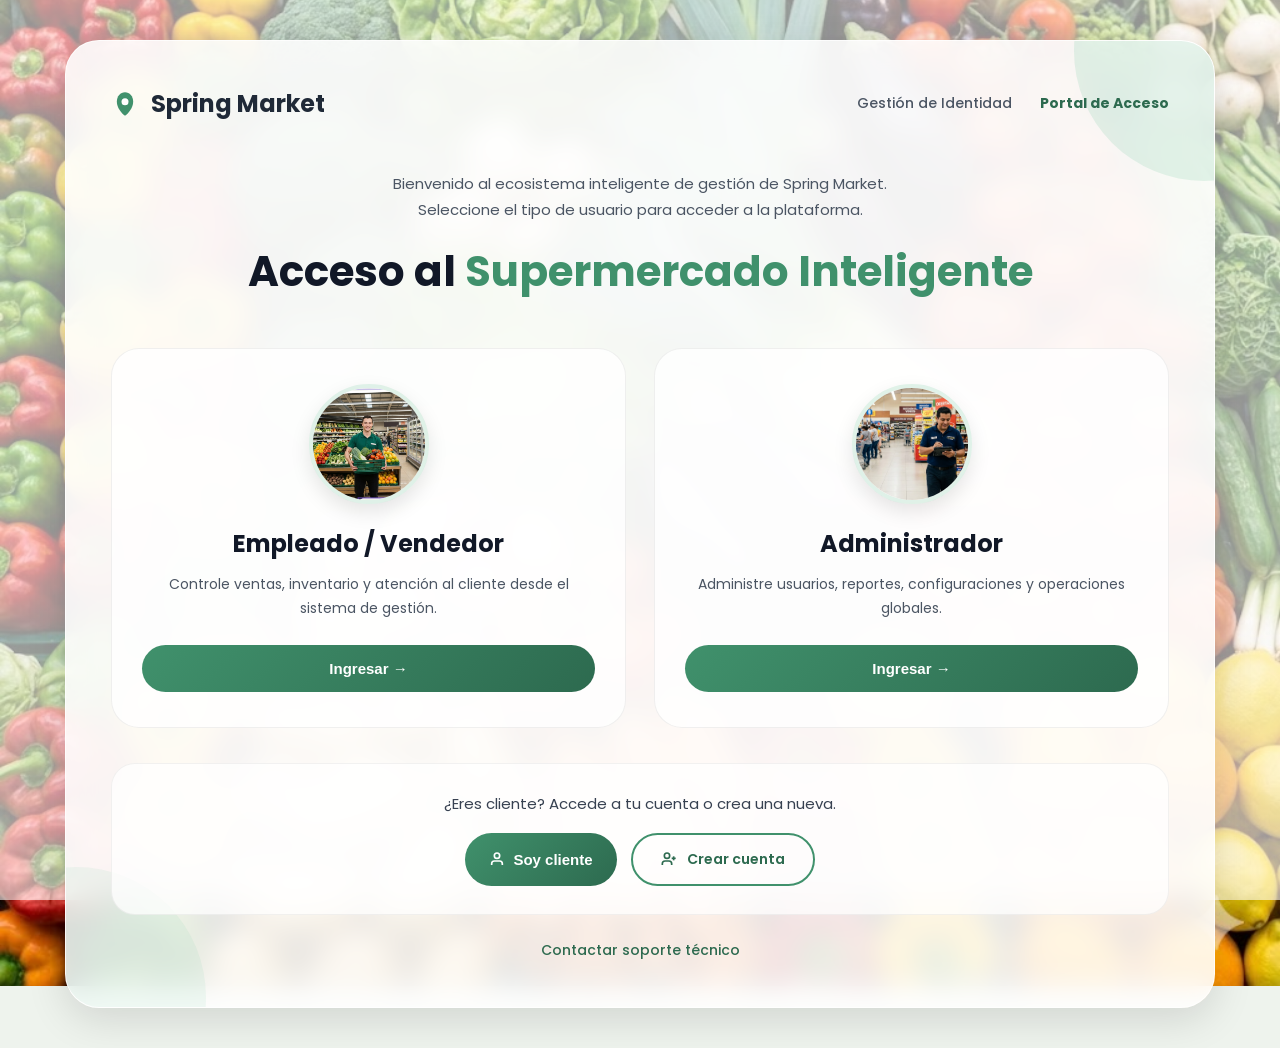
<file: frontend/index.html>
<!DOCTYPE html>
<html lang="es">
<head>
  <meta charset="UTF-8">
  <meta http-equiv="refresh" content="0; url=pages/login.html">
  <title>Spring Market</title>
</head>
<body>
  <script>window.location.href = 'pages/login.html';</script>
</body>
</html>
</file>
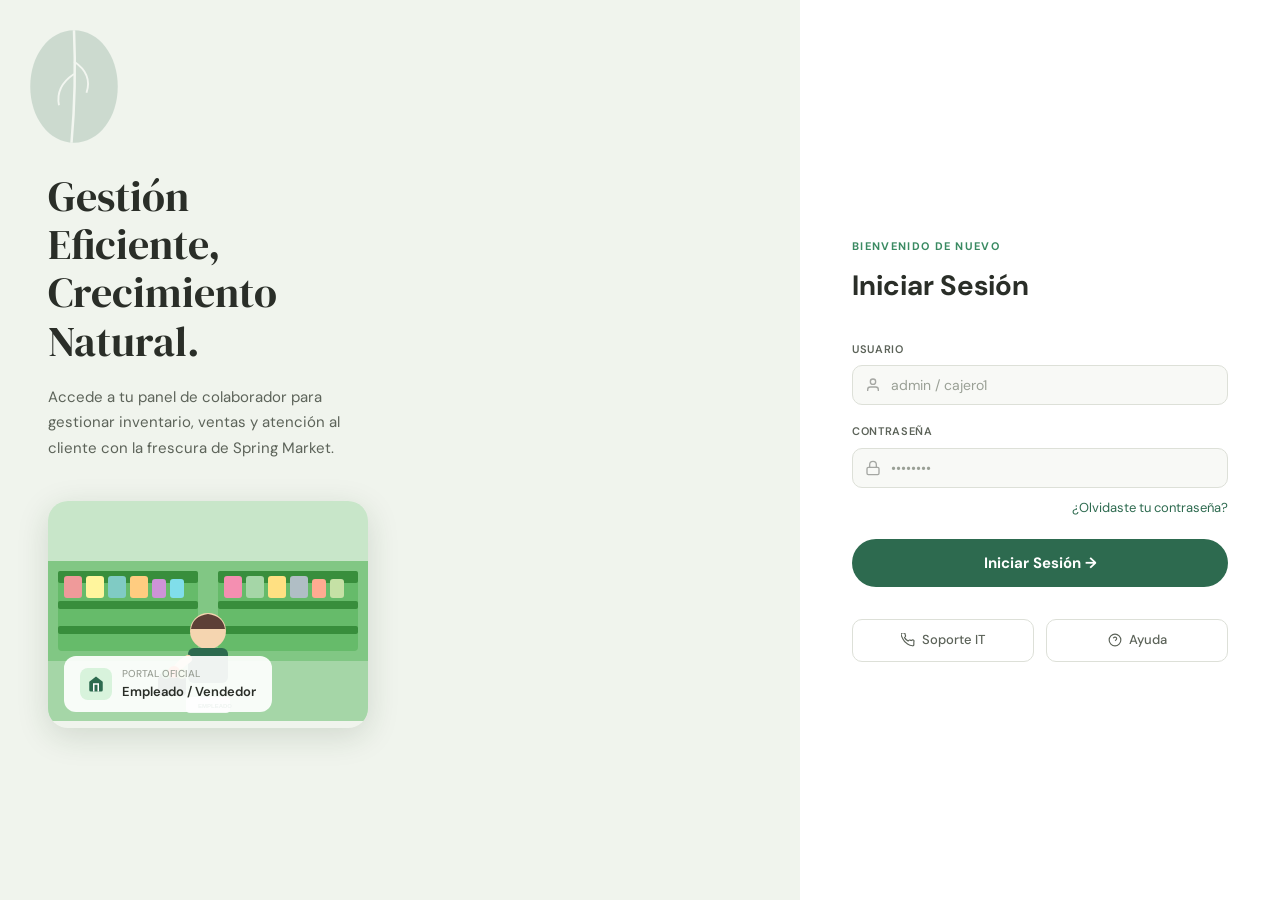
<file: frontend/pages/login-form.html>
<!DOCTYPE html>
<html lang="es">
<head>
  <meta charset="UTF-8">
  <meta name="viewport" content="width=device-width, initial-scale=1.0">
  <title>Spring Market — Iniciar Sesión</title>
  <link rel="stylesheet" href="../css/style.css">
  <style>
    .lf-wrapper {
      min-height: 100vh; display: flex; background: var(--green-50);
    }
    .lf-left {
      flex: 1; background: var(--green-50); display: flex; flex-direction: column;
      justify-content: center; padding: 60px 48px; position: relative; overflow: hidden;
    }
    .lf-left-title { font-family: var(--font-display); font-size: 42px; line-height: 1.15; color: var(--gray-800); margin-bottom: 20px; }
    .lf-left-desc  { font-size: 15px; color: var(--gray-600); max-width: 340px; line-height: 1.7; }
    .lf-illustration {
      margin-top: 40px; border-radius: 20px; overflow: hidden;
      width: 320px; max-width: 100%; position: relative; box-shadow: 0 8px 32px rgba(30,60,30,.15);
    }
    .lf-illustration img { width: 100%; display: block; }
    .lf-badge {
      position: absolute; bottom: 16px; left: 16px;
      background: rgba(255,255,255,.92); border-radius: 12px; padding: 10px 16px;
      display: flex; align-items: center; gap: 10px; font-size: 13px; font-weight: 600; color: var(--gray-800);
    }
    .lf-badge-icon { width: 32px; height: 32px; background: var(--green-100); border-radius: 8px; display: flex; align-items: center; justify-content: center; }
    .lf-leaf { position: absolute; top: 24px; left: 24px; opacity: .18; width: 100px; }
    .lf-right {
      flex: 0 0 480px; background: #fff; display: flex; flex-direction: column;
      justify-content: center; padding: 60px 52px; box-shadow: -4px 0 32px rgba(30,60,30,.07);
    }
    .lf-small-label { font-size: 11px; font-weight: 700; letter-spacing: .12em; text-transform: uppercase; color: var(--green-600); margin-bottom: 8px; }
    .lf-form-title  { font-size: 28px; font-weight: 700; color: var(--gray-800); margin-bottom: 32px; }
    .input-icon-wrap { position: relative; }
    .input-icon-wrap svg { position: absolute; left: 13px; top: 50%; transform: translateY(-50%); opacity: .4; width: 16px; height: 16px; }
    .input-icon-wrap input { padding-left: 38px; }
    .lf-forgot { font-size: 13px; color: var(--green-700); text-decoration: none; display: block; text-align: right; margin-top: -8px; margin-bottom: 20px; }
    .lf-forgot:hover { text-decoration: underline; }
    .btn-login-full { width: 100%; padding: 14px; border-radius: 50px; border: none; cursor: pointer; font-size: 15px; font-weight: 700; font-family: var(--font-main); background: var(--green-700); color: #fff; display: flex; align-items: center; justify-content: center; gap: 8px; transition: background .2s; margin-bottom: 20px; }
    .btn-login-full:hover { background: var(--green-900); }
    .btn-login-full:disabled { opacity: .6; cursor: not-allowed; }
    .lf-divider { display: flex; gap: 12px; }
    .lf-divider a { flex: 1; text-align: center; padding: 10px; border: 1px solid var(--gray-200); border-radius: var(--radius); font-size: 13px; color: var(--gray-600); text-decoration: none; font-weight: 500; transition: all .15s; }
    .lf-divider a:hover { background: var(--green-50); border-color: var(--green-500); color: var(--green-700); }
    .lf-register { text-align: center; margin-top: 20px; font-size: 13px; color: var(--gray-600); }
    .lf-register a { color: var(--green-700); font-weight: 600; text-decoration: none; }
    .login-modal { display:none; position:fixed; inset:0; background:rgba(17,24,39,.48); z-index:20; align-items:center; justify-content:center; padding:20px; }
    .login-modal.open { display:flex; }
    .login-modal-card { width:min(560px, 100%); max-height:90vh; overflow:auto; background:#fff; border-radius:12px; box-shadow:0 22px 70px rgba(17,24,39,.22); padding:26px; }
    .login-modal-head { display:flex; align-items:flex-start; justify-content:space-between; gap:16px; margin-bottom:18px; }
    .login-modal-title { font-size:21px; font-weight:800; color:var(--gray-800); }
    .login-modal-sub { margin-top:4px; color:var(--gray-600); font-size:13px; line-height:1.6; }
    .modal-close { border:0; width:32px; height:32px; border-radius:8px; cursor:pointer; background:#fee2e2; color:#991b1b; font-weight:800; }
    .faq-list { display:grid; gap:12px; }
    .faq-item { border:1px solid var(--gray-200); border-radius:8px; padding:14px; background:#fbfdf9; }
    .faq-item strong { display:block; margin-bottom:6px; color:var(--gray-800); font-size:14px; }
    .faq-item p { margin:0; color:var(--gray-600); line-height:1.6; font-size:13px; }
    .reset-actions { display:flex; justify-content:flex-end; gap:10px; margin-top:16px; }
    .btn-light { border:1px solid var(--gray-200); border-radius:50px; padding:11px 18px; background:#fff; color:var(--gray-600); font-weight:700; cursor:pointer; }
    .btn-reset { border:0; border-radius:50px; padding:11px 18px; background:var(--green-700); color:#fff; font-weight:700; cursor:pointer; }
    .btn-reset:disabled { opacity:.6; cursor:not-allowed; }
    @media(max-width: 800px) {
      .lf-wrapper { flex-direction: column; }
      .lf-left { padding: 40px 24px; }
      .lf-right { flex: none; padding: 40px 24px; box-shadow: none; }
      .lf-illustration { width: 100%; }
      .reset-actions { flex-direction:column-reverse; }
      .btn-light, .btn-reset { width:100%; }
    }
  </style>
</head>
<body>
<div class="lf-wrapper">
  <!-- Izquierda -->
  <div class="lf-left">
    <svg class="lf-leaf" viewBox="0 0 80 100" fill="none" xmlns="http://www.w3.org/2000/svg">
      <path d="M40 5C20 5 5 25 5 50c0 25 15 45 35 45 20 0 35-20 35-45S60 5 40 5z" fill="#2d6a4f"/>
      <path d="M40 5 Q42 50 38 95" stroke="#fff" stroke-width="2" fill="none"/>
      <path d="M40 30 Q55 40 50 55" stroke="#fff" stroke-width="1.5" fill="none"/>
      <path d="M40 40 Q25 50 28 65" stroke="#fff" stroke-width="1.5" fill="none"/>
    </svg>

    <div class="lf-left-title">Gestión<br>Eficiente,<br>Crecimiento<br>Natural.</div>
    <div class="lf-left-desc" id="lf-desc">Accede a tu panel de colaborador para gestionar inventario, ventas y atención al cliente con la frescura de Spring Market.</div>

    <div class="lf-illustration">
      <svg viewBox="0 0 320 220" xmlns="http://www.w3.org/2000/svg">
        <rect width="320" height="220" fill="#c8e6c9"/>
        <rect x="0" y="160" width="320" height="60" fill="#a5d6a7"/>
        <rect x="0" y="60" width="320" height="100" fill="#81c784"/>
        <rect x="10" y="70" width="140" height="80" rx="4" fill="#66bb6a"/>
        <rect x="10" y="70" width="140" height="12" rx="2" fill="#388e3c"/>
        <rect x="10" y="100" width="140" height="8" rx="2" fill="#388e3c"/>
        <rect x="10" y="125" width="140" height="8" rx="2" fill="#388e3c"/>
        <rect x="16" y="75" width="18" height="22" rx="3" fill="#ef9a9a"/>
        <rect x="38" y="75" width="18" height="22" rx="3" fill="#fff59d"/>
        <rect x="60" y="75" width="18" height="22" rx="3" fill="#80cbc4"/>
        <rect x="82" y="75" width="18" height="22" rx="3" fill="#ffcc80"/>
        <rect x="104" y="78" width="14" height="19" rx="3" fill="#ce93d8"/>
        <rect x="122" y="78" width="14" height="19" rx="3" fill="#80deea"/>
        <rect x="170" y="70" width="140" height="80" rx="4" fill="#66bb6a"/>
        <rect x="170" y="70" width="140" height="12" rx="2" fill="#388e3c"/>
        <rect x="170" y="100" width="140" height="8" rx="2" fill="#388e3c"/>
        <rect x="170" y="125" width="140" height="8" rx="2" fill="#388e3c"/>
        <rect x="176" y="75" width="18" height="22" rx="3" fill="#f48fb1"/>
        <rect x="198" y="75" width="18" height="22" rx="3" fill="#a5d6a7"/>
        <rect x="220" y="75" width="18" height="22" rx="3" fill="#ffe082"/>
        <rect x="242" y="75" width="18" height="22" rx="3" fill="#b0bec5"/>
        <rect x="264" y="78" width="14" height="19" rx="3" fill="#ffab91"/>
        <rect x="282" y="78" width="14" height="19" rx="3" fill="#c5e1a5"/>
        <circle cx="160" cy="130" r="18" fill="#f5d5b0"/>
        <path d="M143 128 Q145 115 160 113 Q175 115 177 128" fill="#5d4037"/>
        <rect x="140" y="147" width="40" height="35" rx="6" fill="#2d6a4f"/>
        <path d="M140 158 Q128 165 122 180" stroke="#f5d5b0" stroke-width="8" stroke-linecap="round" fill="none"/>
        <rect x="110" y="175" width="28" height="20" rx="4" fill="#1a3d2b"/>
        <path d="M112 175 Q126 165 138 175" stroke="#1a3d2b" stroke-width="3" fill="none"/>
        <circle cx="118" cy="173" r="5" fill="#4caf50"/>
        <circle cx="126" cy="171" r="6" fill="#ff7043"/>
        <circle cx="134" cy="173" r="5" fill="#8bc34a"/>
        <rect x="138" y="196" width="44" height="16" rx="4" fill="rgba(255,255,255,.85)"/>
        <text x="150" y="207" font-size="6" fill="#2d6a4f" font-family="sans-serif" font-weight="700">EMPLEADO</text>
      </svg>
      <div class="lf-badge" id="lf-badge">
        <div class="lf-badge-icon">
          <svg width="18" height="18" viewBox="0 0 24 24" fill="var(--green-700)"><path d="M3 9l9-7 9 7v11a2 2 0 01-2 2H5a2 2 0 01-2-2z"/><polyline points="9,22 9,12 15,12 15,22" fill="none" stroke="white" stroke-width="2"/></svg>
        </div>
        <div>
          <div style="font-size:10px;color:var(--gray-400);font-weight:500">PORTAL OFICIAL</div>
          <div id="badge-rol">Empleado / Vendedor</div>
        </div>
      </div>
    </div>
  </div>

  <!-- Derecha: formulario -->
  <div class="lf-right">
    <div class="lf-small-label">BIENVENIDO DE NUEVO</div>
    <div class="lf-form-title">Iniciar Sesión</div>

    <div id="alert-box" class="alert"></div>

    <!-- Form empleado/admin -->
    <div id="form-empleado">
      <div class="form-group">
        <label>Usuario</label>
        <div class="input-icon-wrap">
          <svg viewBox="0 0 24 24" fill="none" stroke="currentColor" stroke-width="2"><path d="M20 21v-2a4 4 0 00-4-4H8a4 4 0 00-4 4v2"/><circle cx="12" cy="7" r="4"/></svg>
          <input type="text" id="username" placeholder="admin / cajero1">
        </div>
      </div>
      <div class="form-group">
        <label>Contraseña</label>
        <div class="input-icon-wrap">
          <svg viewBox="0 0 24 24" fill="none" stroke="currentColor" stroke-width="2"><rect x="3" y="11" width="18" height="11" rx="2"/><path d="M7 11V7a5 5 0 0110 0v4"/></svg>
          <input type="password" id="password" placeholder="••••••••">
        </div>
      </div>
      <a href="#" class="lf-forgot" onclick="abrirReset(event, 'empleado')">¿Olvidaste tu contraseña?</a>
      <button class="btn-login-full" id="btn-emp" onclick="loginEmpleado()">Iniciar Sesión →</button>
    </div>

    <!-- Form cliente -->
    <div id="form-cliente" style="display:none">
      <div class="form-group">
        <label>Correo electrónico</label>
        <div class="input-icon-wrap">
          <svg viewBox="0 0 24 24" fill="none" stroke="currentColor" stroke-width="2"><path d="M4 4h16c1.1 0 2 .9 2 2v12c0 1.1-.9 2-2 2H4c-1.1 0-2-.9-2-2V6c0-1.1.9-2 2-2z"/><polyline points="22,6 12,12 2,6"/></svg>
          <input type="email" id="email" placeholder="nombre@springmarket.com">
        </div>
      </div>
      <div class="form-group">
        <label>Contraseña</label>
        <div class="input-icon-wrap">
          <svg viewBox="0 0 24 24" fill="none" stroke="currentColor" stroke-width="2"><rect x="3" y="11" width="18" height="11" rx="2"/><path d="M7 11V7a5 5 0 0110 0v4"/></svg>
          <input type="password" id="pass-cliente" placeholder="••••••••">
        </div>
      </div>
      <a href="#" class="lf-forgot" onclick="abrirReset(event, 'cliente')">¿Olvidaste tu contraseña?</a>
      <button class="btn-login-full" id="btn-cli" onclick="loginCliente()">Iniciar Sesión →</button>
      <div class="lf-register">¿No tienes cuenta? <a href="registro.html">Regístrate</a></div>
    </div>

    <div class="lf-divider" style="margin-top:12px">
      <a href="soporte.html">
        <svg width="14" height="14" viewBox="0 0 24 24" fill="none" stroke="currentColor" stroke-width="2" style="vertical-align:middle;margin-right:4px"><path d="M22 16.92v3a2 2 0 01-2.18 2 19.79 19.79 0 01-8.63-3.07A19.5 19.5 0 013.07 9.81 19.79 19.79 0 01.01 1.18 2 2 0 012 .01h3a2 2 0 012 1.72c.127.96.361 1.903.7 2.81a2 2 0 01-.45 2.11L6.09 7.91a16 16 0 006 6l1.27-1.27a2 2 0 012.11-.45c.907.339 1.85.573 2.81.7A2 2 0 0122 14.92z"/></svg>
        Soporte IT
      </a>
      <a href="#" onclick="abrirAyuda(event)">
        <svg width="14" height="14" viewBox="0 0 24 24" fill="none" stroke="currentColor" stroke-width="2" style="vertical-align:middle;margin-right:4px"><circle cx="12" cy="12" r="10"/><path d="M9.09 9a3 3 0 015.83 1c0 2-3 3-3 3"/><line x1="12" y1="17" x2="12.01" y2="17"/></svg>
        Ayuda
      </a>
    </div>
  </div>
</div>

<div class="login-modal" id="modal-ayuda" aria-hidden="true">
  <div class="login-modal-card">
    <div class="login-modal-head">
      <div>
        <div class="login-modal-title">Preguntas frecuentes</div>
        <div class="login-modal-sub">Guia rapida para resolver dudas comunes antes de iniciar sesion.</div>
      </div>
      <button class="modal-close" type="button" onclick="cerrarModal('modal-ayuda')">x</button>
    </div>
    <div class="faq-list">
      <div class="faq-item">
        <strong>No puedo iniciar sesion, que reviso primero?</strong>
        <p>Confirma que seleccionaste el tipo de usuario correcto en el portal, escribe tu usuario o correo sin espacios y verifica que el servidor Spring Boot este activo en el puerto 8085.</p>
      </div>
      <div class="faq-item">
        <strong>Cual es la diferencia entre empleado, administrador y cliente?</strong>
        <p>Empleado accede a ventas e inventario, administrador gestiona catalogos y reportes, y cliente entra a la tienda para consultar productos y compras.</p>
      </div>
      <div class="faq-item">
        <strong>Como reporto un problema tecnico?</strong>
        <p>Usa el boton Soporte IT, elige el tipo de problema, selecciona la sucursal si aplica y describe en que pantalla ocurrio el error.</p>
      </div>
      <div class="faq-item">
        <strong>Que hago si olvide mi contrasena?</strong>
        <p>Presiona Olvidaste tu contrasena, escribe tu usuario o correo registrado y define una nueva contrasena segura.</p>
      </div>
    </div>
  </div>
</div>

<div class="login-modal" id="modal-reset" aria-hidden="true">
  <div class="login-modal-card">
    <div class="login-modal-head">
      <div>
        <div class="login-modal-title">Restablecer contrasena</div>
        <div class="login-modal-sub" id="reset-subtitle">Ingresa tu usuario registrado y una nueva contrasena.</div>
      </div>
      <button class="modal-close" type="button" onclick="cerrarModal('modal-reset')">x</button>
    </div>
    <div id="reset-alert" class="alert"></div>
    <input type="hidden" id="reset-tipo" value="empleado">
    <div class="form-group">
      <label id="reset-label">Usuario</label>
      <input id="reset-identificador" autocomplete="username">
    </div>
    <div class="form-grid">
      <div class="form-group">
        <label>Nueva contrasena</label>
        <input type="password" id="reset-password" autocomplete="new-password" placeholder="Minimo 6 caracteres">
      </div>
      <div class="form-group">
        <label>Confirmar contrasena</label>
        <input type="password" id="reset-password2" autocomplete="new-password">
      </div>
    </div>
    <div class="reset-actions">
      <button class="btn-light" type="button" onclick="cerrarModal('modal-reset')">Cancelar</button>
      <button class="btn-reset" type="button" id="btn-reset" onclick="restablecerPassword()">Actualizar contrasena</button>
    </div>
  </div>
</div>

<script src="../js/api.js"></script>
<script>
  // ── Mostrar el formulario correcto según el rol ──
  const rol = sessionStorage.getItem('loginRol') || 'empleado';
  if (rol === 'cliente') {
    document.getElementById('form-empleado').style.display = 'none';
    document.getElementById('form-cliente').style.display  = 'block';
    document.getElementById('badge-rol').textContent = 'Cliente';
    document.getElementById('lf-desc').textContent   = 'Accede a la tienda para explorar productos y realizar pedidos.';
  } else {
    document.getElementById('form-cliente').style.display  = 'none';
    document.getElementById('form-empleado').style.display = 'block';
    if (rol === 'admin') {
      document.getElementById('lf-desc').textContent  = 'Accede al panel de administración para gestionar el sistema, usuarios y configuraciones globales.';
      document.getElementById('badge-rol').textContent = 'Administrador';
    }
  }

  // ── Helper: mostrar alerta ──
  function mostrarAlerta(tipo, msg) {
    const el = document.getElementById('alert-box');
    el.className = 'alert alert-' + tipo + ' show';
    el.textContent = msg;
    setTimeout(() => el.classList.remove('show'), 5000);
  }

  function abrirAyuda(event) {
    event.preventDefault();
    abrirModal('modal-ayuda');
  }

  function abrirReset(event, tipo) {
    event.preventDefault();
    document.getElementById('reset-tipo').value = tipo;
    document.getElementById('reset-label').textContent = tipo === 'cliente' ? 'Correo electronico' : 'Usuario';
    document.getElementById('reset-subtitle').textContent = tipo === 'cliente'
      ? 'Ingresa el correo de tu cuenta cliente y define una nueva contrasena.'
      : 'Ingresa tu usuario de empleado o administrador y define una nueva contrasena.';
    document.getElementById('reset-identificador').value = tipo === 'cliente'
      ? document.getElementById('email').value.trim()
      : document.getElementById('username').value.trim();
    document.getElementById('reset-password').value = '';
    document.getElementById('reset-password2').value = '';
    document.getElementById('reset-alert').className = 'alert';
    document.getElementById('reset-alert').textContent = '';
    abrirModal('modal-reset');
  }

  function abrirModal(id) {
    const modal = document.getElementById(id);
    modal.classList.add('open');
    modal.setAttribute('aria-hidden', 'false');
  }

  function cerrarModal(id) {
    const modal = document.getElementById(id);
    modal.classList.remove('open');
    modal.setAttribute('aria-hidden', 'true');
  }

  function mostrarResetAlerta(tipo, msg) {
    const el = document.getElementById('reset-alert');
    el.className = 'alert alert-' + tipo + ' show';
    el.textContent = msg;
  }

  async function restablecerPassword() {
    const tipo = document.getElementById('reset-tipo').value;
    const identificador = document.getElementById('reset-identificador').value.trim();
    const password = document.getElementById('reset-password').value;
    const password2 = document.getElementById('reset-password2').value;

    if (!identificador || !password) return mostrarResetAlerta('danger', 'Completa todos los campos');
    if (password.length < 6) return mostrarResetAlerta('danger', 'La contrasena debe tener al menos 6 caracteres');
    if (password !== password2) return mostrarResetAlerta('danger', 'Las contrasenas no coinciden');

    const btn = document.getElementById('btn-reset');
    btn.disabled = true;
    btn.textContent = 'Actualizando...';
    try {
      const res = await fetch('http://localhost:8085/api/auth/reset-password', {
        method: 'POST',
        headers: { 'Content-Type': 'application/json' },
        body: JSON.stringify({ tipo, identificador, password })
      });
      const data = await res.json().catch(() => ({}));
      if (!res.ok) throw new Error(data.message || data.error || 'No se pudo actualizar la contrasena');
      mostrarResetAlerta('success', data.message || 'Contrasena actualizada correctamente');
      if (tipo === 'cliente') document.getElementById('email').value = identificador;
      else document.getElementById('username').value = identificador;
      setTimeout(() => cerrarModal('modal-reset'), 1300);
    } catch (e) {
      mostrarResetAlerta('danger', e.message);
    } finally {
      btn.disabled = false;
      btn.textContent = 'Actualizar contrasena';
    }
  }

  // ── Login de Empleado / Admin ──
  async function loginEmpleado() {
    const username = document.getElementById('username').value.trim();
    const password = document.getElementById('password').value;

    if (!username || !password) {
      return mostrarAlerta('danger', 'Completa usuario y contraseña');
    }

    const btn = document.getElementById('btn-emp');
    btn.disabled = true;
    btn.textContent = 'Verificando...';

    try {
      const res = await fetch('http://localhost:8085/api/auth/login-empleado', {
        method: 'POST',
        headers: { 'Content-Type': 'application/json' },
        body: JSON.stringify({ username, password })
      });

      const data = await res.json();

      if (!res.ok) {
        // Mostrar el mensaje real que devuelve el backend
        const msg = data.message || data.error || 'Credenciales incorrectas';
        return mostrarAlerta('danger', msg);
      }

      // ✅ Login exitoso — guardar sesión
      localStorage.setItem('token',      data.token);
      localStorage.setItem('nombre',     data.nombre);
      localStorage.setItem('username',   username);
      localStorage.setItem('cargo',      data.cargo);
      if (data.sucursalId) localStorage.setItem('sucursalId', data.sucursalId);

      window.location.href = 'dashboard.html';

    } catch (e) {
      mostrarAlerta('danger', '⚠️ No se pudo conectar al servidor. ¿Está corriendo Spring Boot en el puerto 8085?');
    } finally {
      btn.disabled = false;
      btn.textContent = 'Iniciar Sesión →';
    }
  }

  // ── Login de Cliente ──
  async function loginCliente() {
    const email    = document.getElementById('email').value.trim();
    const password = document.getElementById('pass-cliente').value;

    if (!email || !password) {
      return mostrarAlerta('danger', 'Completa correo y contraseña');
    }

    const btn = document.getElementById('btn-cli');
    btn.disabled = true;
    btn.textContent = 'Verificando...';

    try {
      const res = await fetch('http://localhost:8085/api/auth/login-cliente', {
        method: 'POST',
        headers: { 'Content-Type': 'application/json' },
        body: JSON.stringify({ email, password })
      });

      const data = await res.json();

      if (!res.ok) {
        const msg = data.message || data.error || 'Credenciales incorrectas';
        return mostrarAlerta('danger', msg);
      }

      // ✅ Login exitoso
      localStorage.setItem('token',     data.token);
      localStorage.setItem('nombre',    data.nombre);
      localStorage.setItem('username',  email);
      localStorage.setItem('cargo',     'CLIENTE');
      localStorage.setItem('clienteId', data.clienteId);

      window.location.href = 'tienda.html';

    } catch (e) {
      mostrarAlerta('danger', '⚠️ No se pudo conectar al servidor. ¿Está corriendo Spring Boot en el puerto 8085?');
    } finally {
      btn.disabled = false;
      btn.textContent = 'Iniciar Sesión →';
    }
  }

  // Permitir Enter para enviar el formulario
  document.addEventListener('keydown', function(e) {
    if (e.key === 'Enter') {
      if (document.getElementById('modal-reset').classList.contains('open')) {
        restablecerPassword();
        return;
      }
      if (document.getElementById('modal-ayuda').classList.contains('open')) return;
      if (rol === 'cliente') loginCliente();
      else loginEmpleado();
    }
    if (e.key === 'Escape') {
      cerrarModal('modal-ayuda');
      cerrarModal('modal-reset');
    }
  });
</script>
</body>
</html>
</file>
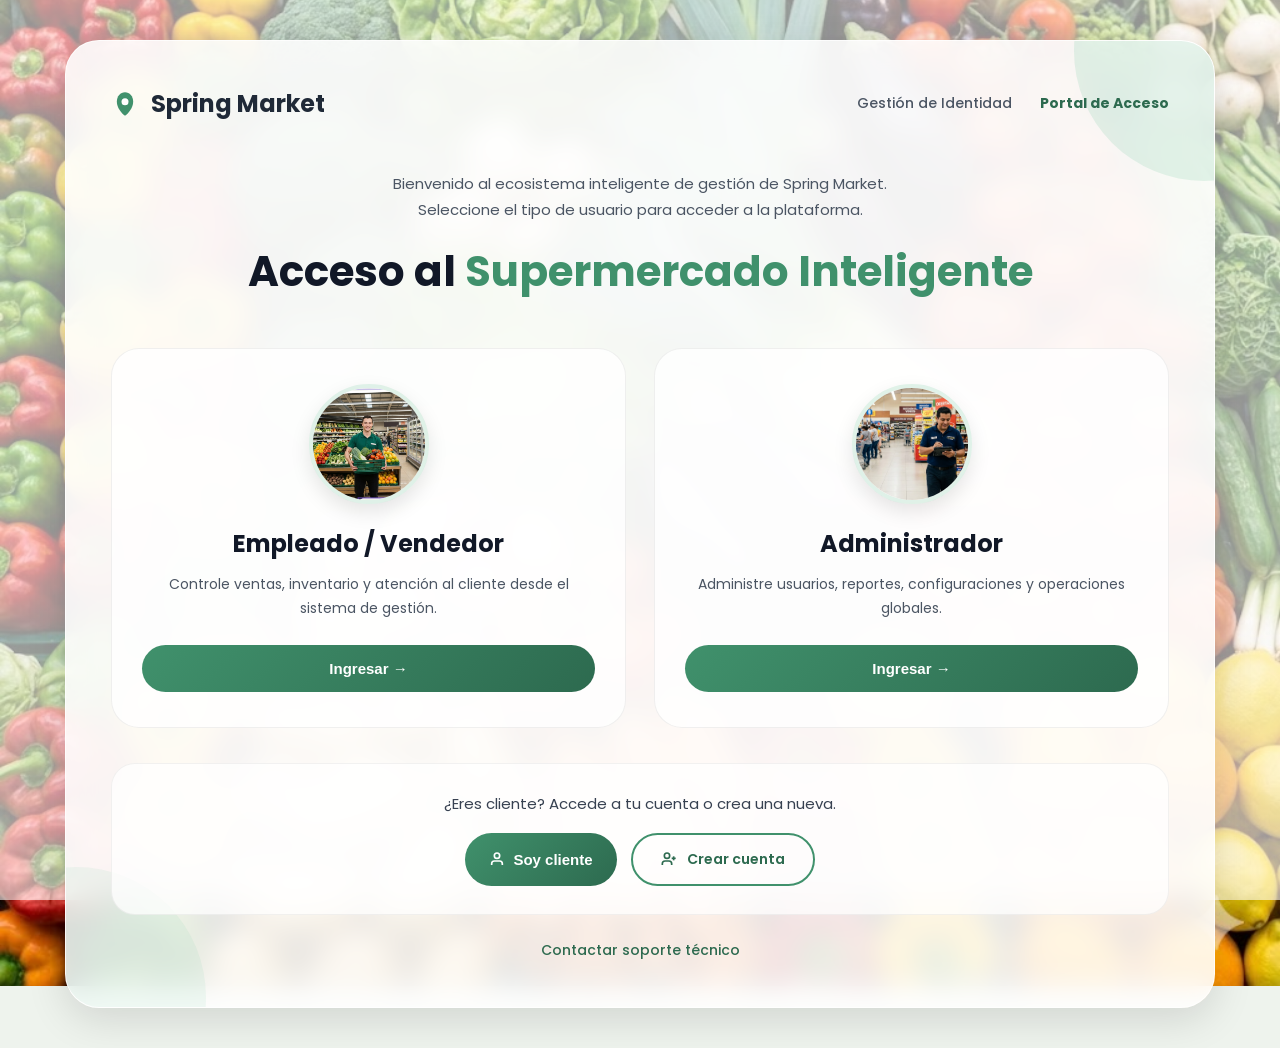
<file: frontend/pages/login.html>
<!DOCTYPE html>
<html lang="es">
<head>
  <meta charset="UTF-8">
  <meta name="viewport" content="width=device-width, initial-scale=1.0">

  <title>Spring Market — Portal de Acceso</title>

  <link rel="preconnect" href="https://fonts.googleapis.com">
  <link rel="preconnect" href="https://fonts.gstatic.com" crossorigin>

  <link href="https://fonts.googleapis.com/css2?family=Poppins:wght@300;400;500;600;700&display=swap" rel="stylesheet">

  <style>
    

    *{
      margin:0;
      padding:0;
      box-sizing:border-box;
    }

    body{
      font-family:'Poppins',sans-serif;
      overflow-x:hidden;
      background:#eef3ed;
    }

    /* =========================
       FONDO SUPERMERCADO
    ==========================*/

    .portal-wrapper{
    min-height:100vh;
    display:flex;
    align-items:center;
    justify-content:center;
    padding:40px;

    background:
    linear-gradient(rgba(255,255,255,.58), rgba(255,255,255,.60)),
    url("imagen para fondo.jpg");

    background-size:cover;
    background-position:center;
    background-repeat:no-repeat;
    background-attachment:fixed;
}
    /* =========================
       CARD PRINCIPAL
    ==========================*/

    .portal-card{
      width:100%;
      max-width:1150px;

      background:rgba(255,255,255,.88);

      backdrop-filter:blur(14px);

      border:1px solid rgba(255,255,255,.75);

      border-radius:34px;

      padding:45px;

      box-shadow:
      0 12px 40px rgba(0,0,0,.12);

      position:relative;
      overflow:hidden;
    }

    .portal-card::before{
      content:'';
      position:absolute;
      top:-120px;
      right:-120px;
      width:260px;
      height:260px;
      border-radius:50%;
      background:rgba(82,183,136,.14);
    }

    .portal-card::after{
      content:'';
      position:absolute;
      bottom:-120px;
      left:-120px;
      width:260px;
      height:260px;
      border-radius:50%;
      background:rgba(82,183,136,.08);
    }

    /* =========================
       NAVBAR
    ==========================*/

    .top-nav{
      display:flex;
      justify-content:space-between;
      align-items:center;
      margin-bottom:50px;
      position:relative;
      z-index:2;
    }

    .portal-logo{
      display:flex;
      align-items:center;
      gap:12px;

      color:#1f2937;
      font-size:24px;
      font-weight:700;
    }

    .portal-logo svg{
      width:28px;
      height:28px;
    }

    .top-links{
      display:flex;
      gap:28px;
    }

    .top-links a{
      text-decoration:none;
      color:#4b5563;
      font-size:14px;
      font-weight:500;
      transition:.2s;
    }

    .top-links a:hover{
      color:#2d6a4f;
    }

    .top-links a.active{
      color:#2d6a4f;
      font-weight:700;
    }

    /* =========================
       TITULOS
    ==========================*/

    .welcome-text{
      text-align:center;
      color:#4b5563;
      font-size:15px;
      line-height:1.7;
      margin-bottom:18px;
      position:relative;
      z-index:2;
    }

    .portal-title{
      text-align:center;
      color:#111827;
      font-size:42px;
      font-weight:700;
      margin-bottom:45px;
      position:relative;
      z-index:2;
    }

    .portal-title span{
      color:#40916c;
    }

    /* =========================
       CARDS
    ==========================*/

    .role-cards{
      display:grid;
      grid-template-columns:repeat(2,1fr);
      gap:28px;
      position:relative;
      z-index:2;
    }

    .role-card{
      background:rgba(255,255,255,.80);

      border:1px solid rgba(0,0,0,.06);

      border-radius:28px;

      padding:35px 30px;

      transition:.35s;

      cursor:pointer;

      text-align:center;
    }

    .role-card:hover{
      transform:translateY(-8px);

      border-color:#52b788;

      box-shadow:
      0 12px 30px rgba(0,0,0,.10);

      background:#fff;
    }

    .role-card.selected{
      border:2px solid #40916c;
      background:#f3fbf6;
    }

    .role-img{
      width:120px;
      height:120px;

      margin:auto;
      margin-bottom:22px;

      border-radius:50%;
      overflow:hidden;

      border:4px solid rgba(82,183,136,.18);

      box-shadow:0 8px 20px rgba(0,0,0,.10);
    }

    .role-img img{
      width:100%;
      height:100%;
      object-fit:cover;
    }

    .role-card h3{
      color:#111827;
      font-size:24px;
      margin-bottom:12px;
    }

    .role-card p{
      color:#4b5563;
      font-size:14px;
      line-height:1.7;
      margin-bottom:24px;
    }

    /* =========================
       BOTONES
    ==========================*/

    .btn-ingresar{
      width:100%;

      padding:15px;

      border:none;
      border-radius:50px;

      background:linear-gradient(135deg,#40916c,#2d6a4f);

      color:#fff;

      font-size:15px;
      font-weight:600;

      cursor:pointer;

      transition:.25s;

      display:flex;
      align-items:center;
      justify-content:center;
      gap:8px;
    }

    .btn-ingresar:hover{
      transform:translateY(-2px);

      background:linear-gradient(135deg,#52b788,#2d6a4f);

      box-shadow:0 8px 20px rgba(45,106,79,.25);
    }

    .btn-crear-cuenta{
      display:inline-flex;
      align-items:center;
      gap:10px;

      padding:14px 28px;

      border-radius:50px;

      border:2px solid #40916c;

      background:transparent;

      color:#2d6a4f;

      text-decoration:none;

      font-size:14px;
      font-weight:600;

      transition:.25s;
    }

    .btn-crear-cuenta:hover{
      background:#40916c;
      color:#fff;
      transform:translateY(-2px);
    }

    /* =========================
       CLIENTE BOX
    ==========================*/

    .cliente-box{
      margin-top:35px;

      padding:28px;

      border-radius:24px;

      background:rgba(255,255,255,.75);

      border:1px solid rgba(0,0,0,.05);

      text-align:center;

      position:relative;
      z-index:2;
    }

    .cliente-box p{
      color:#374151;
      margin-bottom:18px;
      font-size:15px;
    }

    .cliente-actions{
      display:flex;
      justify-content:center;
      gap:14px;
      flex-wrap:wrap;
    }

    /* =========================
       FOOTER
    ==========================*/

    .portal-footer{
      text-align:center;
      margin-top:22px;
      position:relative;
      z-index:2;
    }

    .portal-footer a{
      color:#2d6a4f;
      text-decoration:none;
      font-size:14px;
      font-weight:500;
    }

    /* =========================
       RESPONSIVE
    ==========================*/

    @media(max-width:850px){

      .portal-card{
        padding:30px 22px;
      }

      .role-cards{
        grid-template-columns:1fr;
      }

      .portal-title{
        font-size:32px;
      }

      .top-nav{
        flex-direction:column;
        gap:20px;
      }

      .top-links{
        flex-wrap:wrap;
        justify-content:center;
      }

    }

  </style>
</head>

<body>

<div class="portal-wrapper">

  <div class="portal-card">

    <!-- NAV -->
    <div class="top-nav">

      <div class="portal-logo">

        <svg viewBox="0 0 24 24" fill="#40916c">
          <path d="M12 2C8 2 5 5.5 5 10c0 5 4 10 7 12 3-2 7-7 7-12 0-4.5-3-8-7-8z"/>
          <circle cx="12" cy="10" r="3" fill="#fff"/>
        </svg>

        Spring Market

      </div>

      <div class="top-links">
        <a href="#">Gestión de Identidad</a>
        <a href="#" class="active">Portal de Acceso</a>
      </div>

    </div>

    <!-- TEXTO -->
    <p class="welcome-text">
      Bienvenido al ecosistema inteligente de gestión de Spring Market.<br>
      Seleccione el tipo de usuario para acceder a la plataforma.
    </p>

    <h1 class="portal-title">
      Acceso al <span>Supermercado Inteligente</span>
    </h1>

    <!-- CARDS -->
    <div class="role-cards">

      <!-- EMPLEADO -->
      <div class="role-card" id="card-empleado" onclick="seleccionarRol('empleado')">

        <div class="role-img">
          <img src="imagen de registro1.jpg">
        </div>

        <h3>Empleado / Vendedor</h3>

        <p>
          Controle ventas, inventario y atención al cliente desde el sistema de gestión.
        </p>

        <button class="btn-ingresar" onclick="irALogin('empleado')">
          Ingresar →
        </button>

      </div>

      <!-- ADMIN -->
      <div class="role-card" id="card-admin" onclick="seleccionarRol('admin')">

        <div class="role-img">
          <img src="admin.jpg">
        </div>

        <h3>Administrador</h3>

        <p>
          Administre usuarios, reportes, configuraciones y operaciones globales.
        </p>

        <button class="btn-ingresar" onclick="irALogin('admin')">
          Ingresar →
        </button>

      </div>

    </div>

    <!-- CLIENTES -->
    <div class="cliente-box">

      <p>
        ¿Eres cliente? Accede a tu cuenta o crea una nueva.
      </p>

      <div class="cliente-actions">

        <button
          class="btn-ingresar"
          style="width:auto;padding:14px 24px;"
          onclick="irALogin('cliente')"
        >

          <svg width="16" height="16"
            viewBox="0 0 24 24"
            fill="none"
            stroke="currentColor"
            stroke-width="2.5">

            <path d="M20 21v-2a4 4 0 00-4-4H8a4 4 0 00-4 4v2"/>
            <circle cx="12" cy="7" r="4"/>

          </svg>

          Soy cliente

        </button>

        <a href="registro.html" class="btn-crear-cuenta">

          <svg width="16" height="16"
            viewBox="0 0 24 24"
            fill="none"
            stroke="currentColor"
            stroke-width="2.5">

            <path d="M16 21v-2a4 4 0 00-4-4H6a4 4 0 00-4 4v2"/>
            <circle cx="9" cy="7" r="4"/>
            <line x1="19" y1="8" x2="19" y2="14"/>
            <line x1="22" y1="11" x2="16" y2="11"/>

          </svg>

          Crear cuenta

        </a>

      </div>

    </div>

    <!-- FOOTER -->
    <div class="portal-footer">
      <a href="soporte.html">Contactar soporte técnico</a>
    </div>

  </div>

</div>

<script>

  function seleccionarRol(rol){

    document.getElementById('card-empleado')
      .classList.toggle('selected', rol === 'empleado');

    document.getElementById('card-admin')
      .classList.toggle('selected', rol === 'admin');

  }

  function irALogin(rol){

    sessionStorage.setItem('loginRol', rol);

    window.location.href = 'login-form.html';

  }

</script>

</body>
</html>
</file>
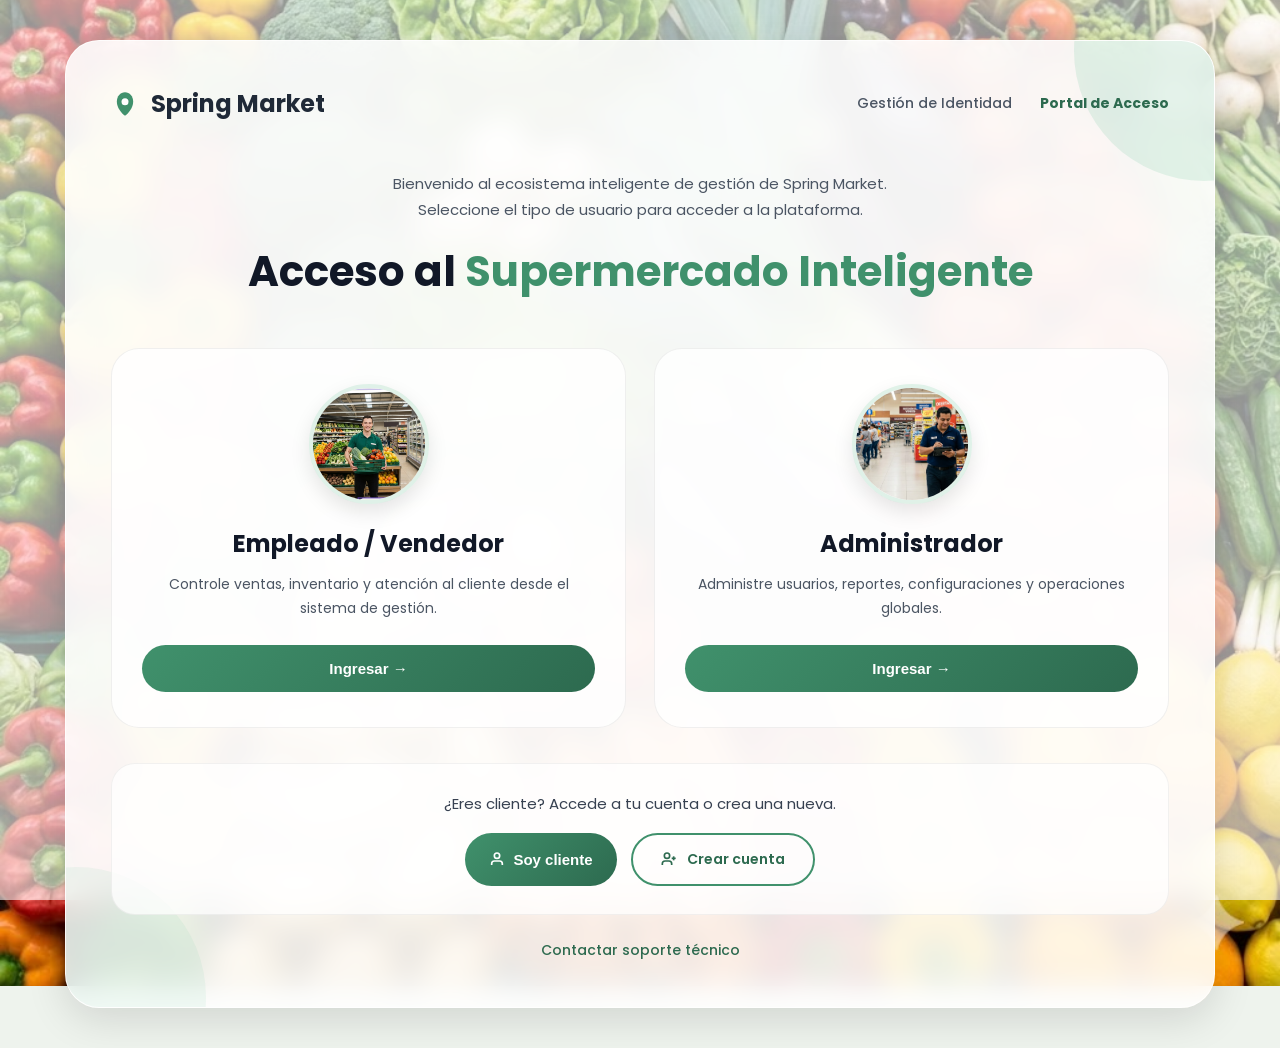
<file: frontend/pages/productos.html>
<!DOCTYPE html>
<html lang="es">
<head>
    <meta charset="UTF-8">
    <meta name="viewport" content="width=device-width, initial-scale=1.0">
    <title>Spring Market - Productos</title>
    <link rel="stylesheet" href="../css/style.css">
    <style>
        body { background: #f4f7ef; color: #111827; }
        .admin-shell { min-height: 100vh; display: grid; grid-template-columns: 255px 1fr; }

        /* ── Sidebar ── */
        .admin-sidebar {
          background: #b8f2c9; border-right: 1px solid rgba(34,197,94,.25);
          padding: 22px 20px; display: flex; flex-direction: column; gap: 42px;
          position: sticky; top: 0; height: 100vh;
        }
        .brand { display: flex; align-items: center; gap: 9px; color: #19c45b; font-weight: 800; font-size: 16px; }
        .brand-mark {
          width: 24px; height: 24px; border-radius: 50%;
          background: #16d45b; color: #fff; display: grid; place-items: center; font-weight: 800; font-size: 15px;
        }
        .side-nav { display: flex; flex-direction: column; gap: 14px; margin-top: 34px; }
        .side-item {
          display: flex; align-items: center; gap: 11px; padding: 10px 7px;
          color: #345246; text-decoration: none; font-size: 13px; border-radius: 8px;
          border: 0; background: transparent; cursor: pointer; font-family: var(--font-main);
        }
        .side-item.active, .side-item:hover { color: #153826; background: rgba(255,255,255,.32); }
        .side-icon { width: 18px; text-align: center; opacity: .8; }
        .logout { margin-top: auto; color: #ef4444; }

        /* ── Main ── */
        .prod-main { padding: 24px 28px 36px; overflow-x: hidden; }
        .topbar { display: flex; align-items: center; gap: 18px; margin-bottom: 22px; }
        .top-actions { margin-left: auto; display: flex; align-items: center; gap: 18px; color: #34475d; }
        .manager { display: flex; align-items: center; gap: 12px; padding-left: 18px; border-left: 1px solid #dbe3dc; }
        .manager-name { font-size: 12px; font-weight: 800; line-height: 1.1; text-align: right; }
        .manager-role { display: block; font-size: 8px; color: #64748b; letter-spacing: .08em; }
        .avatar {
          width: 34px; height: 34px; border-radius: 50%; border: 2px solid #dbeafe;
          background: #1f2937; color: #fff; display: grid; place-items: center; font-weight: 800;
        }

        /* ── Page header ── */
        .page-header { display: flex; align-items: flex-end; justify-content: space-between; margin-bottom: 20px; }
        .page-header h1 { font-size: 26px; font-weight: 800; margin: 0 0 3px; }
        .page-header p { color: #64748b; font-size: 13px; margin: 0; }
        .btn-primary {
          background: #19c45b; color: #fff; border: 0; border-radius: 8px;
          padding: 10px 18px; font-size: 13px; font-weight: 700; cursor: pointer;
          display: flex; align-items: center; gap: 7px; transition: background .15s;
        }
        .btn-primary:hover { background: #15ad4e; }

        /* ── Toolbar ── */
        .toolbar {
          display: flex; gap: 10px; align-items: center; margin-bottom: 18px; flex-wrap: wrap;
        }
        .search-wrap { position: relative; flex: 1; min-width: 200px; max-width: 340px; }
        .search-wrap input {
          width: 100%; height: 36px; border: 1px solid #e2e8f0; border-radius: 8px;
          padding: 0 12px 0 34px; font-size: 13px; background: #fff; color: #111827;
        }
        .search-wrap::before {
          content: '🔍'; position: absolute; left: 10px; top: 50%;
          transform: translateY(-50%); font-size: 13px; pointer-events: none;
        }
        .toolbar select {
          height: 36px; border: 1px solid #e2e8f0; border-radius: 8px;
          padding: 0 12px; font-size: 13px; background: #fff; color: #374151; cursor: pointer;
        }

        /* ── Catalog grid ── */
        .cat-grid {
          display: grid; grid-template-columns: repeat(auto-fill, minmax(230px, 1fr)); gap: 16px;
        }
        .prod-card {
          background: #fff; border: 1px solid #e6ebef; border-radius: 12px;
          padding: 18px; box-shadow: 0 2px 8px rgba(15,23,42,.04); transition: box-shadow .15s;
        }
        .prod-card:hover { box-shadow: 0 4px 18px rgba(15,23,42,.10); }
        .prod-card-top { display: flex; justify-content: space-between; align-items: flex-start; margin-bottom: 12px; }
        .prod-icon {
          width: 42px; height: 42px; border-radius: 10px;
          background: #d1fae5; color: #059669; display: grid; place-items: center;
          font-size: 22px; line-height: 1;
        }
        .prod-badge {
          font-size: 10px; font-weight: 700; padding: 3px 8px; border-radius: 99px;
        }
        .badge-ok  { background: #d1fae5; color: #065f46; }
        .badge-low { background: #fef3c7; color: #92400e; }
        .badge-out { background: #fee2e2; color: #991b1b; }
        .prod-name { font-size: 14px; font-weight: 800; margin: 0 0 3px; color: #111827; }
        .prod-meta { font-size: 11px; color: #9ca3af; margin-bottom: 10px; }
        .prod-price { font-size: 18px; font-weight: 900; color: #19c45b; margin-bottom: 4px; }
        .prod-stock-line { font-size: 11px; color: #64748b; margin-bottom: 14px; }
        .card-actions { display: flex; gap: 8px; }
        .btn-edit, .btn-del {
          flex: 1; padding: 7px 0; border-radius: 7px; font-size: 12px;
          font-weight: 700; border: 0; cursor: pointer; transition: opacity .15s;
        }
        .btn-edit { background: #e0f2fe; color: #0369a1; }
        .btn-edit:hover { background: #bae6fd; }
        .btn-del  { background: #fee2e2; color: #991b1b; }
        .btn-del:hover  { background: #fecaca; }

        /* ── Empty / loading states ── */
        .state-msg {
          grid-column: 1/-1; text-align: center; padding: 48px 0;
          color: #9ca3af; font-size: 14px;
        }

        /* ── Alert bar ── */
        #alert-box {
          display: none; margin-bottom: 16px; padding: 11px 16px; border-radius: 8px;
          font-size: 13px; font-weight: 600;
        }
        #alert-box.show { display: block; }
        #alert-box.alert-success { background: #d1fae5; color: #065f46; }
        #alert-box.alert-danger  { background: #fee2e2; color: #991b1b; }

        /* ── Modal overlay ── */
        .modal-overlay {
          display: none; position: fixed; inset: 0;
          background: rgba(0,0,0,.45); z-index: 200;
          align-items: center; justify-content: center;
        }
        .modal-overlay.open { display: flex; }
        .modal {
          background: #fff; border-radius: 14px; width: 480px; max-width: 95vw;
          max-height: 90vh; overflow-y: auto; padding: 28px 28px 24px;
          box-shadow: 0 20px 60px rgba(0,0,0,.18);
        }
        .modal-header {
          display: flex; align-items: center; justify-content: space-between; margin-bottom: 22px;
        }
        .modal-title { font-size: 17px; font-weight: 800; color: #111827; }
        .modal-close {
          background: none; border: 0; cursor: pointer; font-size: 20px;
          color: #9ca3af; line-height: 1; padding: 2px 6px; border-radius: 6px;
        }
        .modal-close:hover { background: #f1f5f9; }
        .form-group { margin-bottom: 16px; }
        .form-group label { display: block; font-size: 12px; font-weight: 700; color: #374151; margin-bottom: 5px; }
        .form-group input, .form-group select {
          width: 100%; height: 38px; border: 1px solid #d1d5db; border-radius: 8px;
          padding: 0 12px; font-size: 13px; color: #111827; background: #fff;
        }
        .form-group input:focus, .form-group select:focus {
          outline: none; border-color: #19c45b; box-shadow: 0 0 0 3px rgba(25,196,91,.12);
        }
        .form-row { display: grid; grid-template-columns: 1fr 1fr; gap: 12px; }
        .modal-footer { display: flex; justify-content: flex-end; gap: 10px; margin-top: 22px; }
        .btn-cancel {
          background: #f1f5f9; border: 0; border-radius: 8px; padding: 9px 18px;
          font-size: 13px; font-weight: 700; color: #374151; cursor: pointer;
        }
        .btn-cancel:hover { background: #e2e8f0; }
        .btn-save {
          background: #19c45b; color: #fff; border: 0; border-radius: 8px;
          padding: 9px 22px; font-size: 13px; font-weight: 700; cursor: pointer;
        }
        .btn-save:hover { background: #15ad4e; }
        .btn-save:disabled { opacity: .6; cursor: not-allowed; }
    </style>
</head>
<body>
<div class="admin-shell">

    <!-- Sidebar -->
    <aside class="admin-sidebar">
        <div>
            <div class="brand">
                <div class="brand-mark">S</div>
                Spring Market
            </div>
            <nav class="side-nav">
                <a class="side-item" href="dashboard.html"><span class="side-icon">📊</span> Inicio</a>
                <a class="side-item active" href="productos.html"><span class="side-icon">📦</span> Productos</a>
                <a class="side-item" href="ventas.html"><span class="side-icon">🛒</span> Ventas</a>
                <a class="side-item" href="sucursales.html"><span class="side-icon">🏪</span> Sucursales</a>
                <a class="side-item admin-only" href="proveedores.html"><span class="side-icon">🚚</span> Proveedores</a>
                <a class="side-item" href="reportes.html"><span class="side-icon">📋</span> Reportes</a>
                <a class="side-item admin-only" href="soporte-admin.html"><span class="side-icon">🛠️</span> Soporte</a>
            </nav>
        </div>
    </aside>

    <!-- Main -->
    <main class="prod-main">

        <!-- Topbar -->
        <div class="topbar">
            <div class="top-actions">
                <div class="manager">
                    <div>
                        <div class="manager-name" id="user-name">Usuario</div>
                        <span class="manager-role" id="user-role">ROL</span>
                    </div>
                    <div class="avatar" id="avatar">U</div>
                </div>
            </div>
        </div>

        <!-- Page header -->
        <div class="page-header">
            <div>
                <h1>Catálogo de Productos</h1>
                <p>Gestiona el inventario de productos del supermercado.</p>
            </div>
            <button class="btn-primary admin-only" id="btn-nuevo">
                ＋ Nuevo producto
            </button>
        </div>

        <!-- Alert -->
        <div id="alert-box"></div>

        <!-- Toolbar -->
        <div class="toolbar">
            <div class="search-wrap">
                <input type="text" id="search-input" placeholder="Buscar producto...">
            </div>
            <select id="cat-filter">
                <option value="">Todas las categorías</option>
            </select>
            <select id="stock-filter">
                <option value="">Todos los estados</option>
                <option value="ok">Con stock</option>
                <option value="low">Stock bajo (≤5)</option>
                <option value="out">Sin stock</option>
            </select>
        </div>

        <!-- Grid -->
        <div class="cat-grid" id="productos-grid">
            <div class="state-msg">Cargando productos...</div>
        </div>

    </main>
</div>

<!-- Modal agregar / editar -->
<div class="modal-overlay" id="modal-overlay">
    <div class="modal">
        <div class="modal-header">
            <span class="modal-title" id="modal-title">Nuevo producto</span>
            <button class="modal-close" id="modal-close" title="Cerrar">&times;</button>
        </div>

        <div id="modal-alert" style="display:none;margin-bottom:12px;padding:9px 12px;border-radius:7px;font-size:12px;font-weight:600;"></div>

        <input type="hidden" id="prod-id">

        <div class="form-group">
            <label for="prod-nombre">Nombre *</label>
            <input type="text" id="prod-nombre" placeholder="Ej. Leche entera 1L">
        </div>

        <div class="form-row">
            <div class="form-group">
                <label for="prod-precio">Precio ($) *</label>
                <input type="number" id="prod-precio" min="0.01" step="0.01" placeholder="0.00">
            </div>
            <div class="form-group">
                <label for="prod-stock">Stock</label>
                <input type="number" id="prod-stock" min="0" step="1" placeholder="0">
            </div>
        </div>

        <div class="form-row">
            <div class="form-group">
                <label for="prod-categoria">Categoría</label>
                <select id="prod-categoria">
                    <option value="">Sin categoría</option>
                </select>
            </div>
            <div class="form-group">
                <label for="prod-proveedor">Proveedor</label>
                <select id="prod-proveedor">
                    <option value="">Sin proveedor</option>
                </select>
            </div>
        </div>

        <div class="modal-footer">
            <button class="btn-cancel" id="btn-cancel">Cancelar</button>
            <button class="btn-save" id="btn-save">Guardar</button>
        </div>
    </div>
</div>

<script src="../js/api.js"></script>
<script>
    if (!Auth.requireAuth(['ADMIN', 'CAJERO'])) throw new Error('No autorizado');

    const cargo  = localStorage.getItem('cargo');
    const nombre = localStorage.getItem('nombre') || 'Usuario';

    document.getElementById('user-name').textContent = nombre;
    document.getElementById('avatar').textContent =
      nombre.split(' ').map(p => p[0]).join('').slice(0, 2).toUpperCase();
    document.getElementById('user-role').textContent =
      cargo === 'ADMIN' ? 'INVENTORY MANAGER' : 'CAJERO';

    // Ocultar controles de admin para cajero
    if (cargo !== 'ADMIN') {
      document.querySelectorAll('.admin-only').forEach(el => el.style.display = 'none');
    }

    // ── Estado ────────────────────────────────────────
    const state = { productos: [], categorias: [], proveedores: [] };

    // ── Alerta principal ──────────────────────────────
    function alerta(tipo, msg) {
      const el = document.getElementById('alert-box');
      el.className = `alert-${tipo} show`;
      el.textContent = msg;
      el.style.display = 'block';
      setTimeout(() => { el.style.display = 'none'; }, 4000);
    }

    // ── Render grid ───────────────────────────────────
    const PRODUCT_ICONS = {
      box: '📦',
      milk: '🥛',
      meat: '🥩',
      fruit: '🍎',
      drink: '🥤',
      bread: '🥖',
      clean: '🧼',
      snack: '🍪'
    };
    function iconForProduct(producto) {
      const cat = (producto.categoria?.nombre || '').toLowerCase();
      if (cat.includes('lact')) return PRODUCT_ICONS.milk;
      if (cat.includes('carne')) return PRODUCT_ICONS.meat;
      if (cat.includes('fruta') || cat.includes('verdura')) return PRODUCT_ICONS.fruit;
      if (cat.includes('bebida')) return PRODUCT_ICONS.drink;
      if (cat.includes('pan')) return PRODUCT_ICONS.bread;
      if (cat.includes('limpieza')) return PRODUCT_ICONS.clean;
      if (cat.includes('snack')) return PRODUCT_ICONS.snack;
      return PRODUCT_ICONS.box;
    }

    function stockInfo(stock) {
      if (!stock || stock === 0) return { label: 'Sin stock', cls: 'badge-out' };
      if (stock <= 5) return { label: `Stock bajo`, cls: 'badge-low' };
      return { label: 'Disponible', cls: 'badge-ok' };
    }

    function renderGrid() {
      const query      = document.getElementById('search-input').value.trim().toLowerCase();
      const catId      = document.getElementById('cat-filter').value;
      const stockF     = document.getElementById('stock-filter').value;
      const grid       = document.getElementById('productos-grid');

      const filtrados = state.productos.filter(p => {
        const matchNombre = !query || p.nombre.toLowerCase().includes(query);
        const matchCat    = !catId  || String(p.categoria?.id) === catId;
        const s = p.stock || 0;
        const matchStock  = !stockF
          || (stockF === 'ok'  && s > 5)
          || (stockF === 'low' && s > 0 && s <= 5)
          || (stockF === 'out' && s === 0);
        return matchNombre && matchCat && matchStock;
      });

      if (!filtrados.length) {
        grid.innerHTML = '<div class="state-msg">No se encontraron productos.</div>';
        return;
      }

      const esAdmin = cargo === 'ADMIN';
      grid.innerHTML = filtrados.map(p => {
        const { label, cls } = stockInfo(p.stock);
        const cat = p.categoria?.nombre || 'Sin categoría';
        return `<div class="prod-card">
          <div class="prod-card-top">
            <div class="prod-icon">${iconForProduct(p)}</div>
            <span class="prod-badge ${cls}">${label}</span>
          </div>
          <div class="prod-name">${p.nombre}</div>
          <div class="prod-meta">${cat}</div>
          <div class="prod-price">${formatPrice(p.precio)}</div>
          <div class="prod-stock-line">${p.stock || 0} unidades en inventario</div>
          ${esAdmin ? `<div class="card-actions">
            <button class="btn-edit" onclick="abrirEditar(${p.id})">✏️ Editar</button>
            <button class="btn-del"  onclick="eliminar(${p.id}, '${p.nombre.replace(/'/g,"\\'")}')">🗑️ Eliminar</button>
          </div>` : ''}
        </div>`;
      }).join('');
    }

    // ── Cargar datos ──────────────────────────────────
    async function cargar() {
      try {
        const [prods, cats, provs] = cargo === 'ADMIN'
          ? await Promise.all([Productos.listar(), Categorias.listar(), Proveedores.listar()])
          : [await Productos.listar(), await Categorias.listar(), []];
        state.productos   = prods;
        state.categorias  = cats;
        state.proveedores = provs;

        // Poblar filtro de categorías
        const catSel = document.getElementById('cat-filter');
        catSel.innerHTML = '<option value="">Todas las categorías</option>' +
          cats.map(c => `<option value="${c.id}">${c.nombre}</option>`).join('');

        // Poblar selects del modal
        const modalCat  = document.getElementById('prod-categoria');
        const modalProv = document.getElementById('prod-proveedor');
        modalCat.innerHTML  = '<option value="">Sin categoría</option>' +
          cats.map(c => `<option value="${c.id}">${c.nombre}</option>`).join('');
        modalProv.innerHTML = '<option value="">Sin proveedor</option>' +
          provs.map(p => `<option value="${p.id}">${p.nombre}</option>`).join('');

        renderGrid();
      } catch (err) {
        document.getElementById('productos-grid').innerHTML =
          `<div class="state-msg">Error al cargar productos: ${err.message}</div>`;
      }
    }

    // ── Modal ─────────────────────────────────────────
    function abrirModal(titulo) {
      document.getElementById('modal-title').textContent = titulo;
      document.getElementById('modal-alert').style.display = 'none';
      document.getElementById('btn-save').disabled = false;
      document.getElementById('modal-overlay').classList.add('open');
    }

    function cerrarModal() {
      document.getElementById('modal-overlay').classList.remove('open');
      document.getElementById('prod-id').value      = '';
      document.getElementById('prod-nombre').value  = '';
      document.getElementById('prod-precio').value  = '';
      document.getElementById('prod-stock').value   = '';
      document.getElementById('prod-categoria').value = '';
      document.getElementById('prod-proveedor').value = '';
    }

    function abrirNuevo() {
      cerrarModal();
      abrirModal('Nuevo producto');
    }

    function abrirEditar(id) {
      const p = state.productos.find(x => x.id === id);
      if (!p) return;
      document.getElementById('prod-id').value     = p.id;
      document.getElementById('prod-nombre').value = p.nombre;
      document.getElementById('prod-precio').value = p.precio;
      document.getElementById('prod-stock').value  = p.stock || 0;
      document.getElementById('prod-categoria').value = p.categoria?.id || '';
      document.getElementById('prod-proveedor').value = p.proveedor?.id || '';
      abrirModal('Editar producto');
    }

    // ── Guardar ───────────────────────────────────────
    async function guardar() {
      const nombre  = document.getElementById('prod-nombre').value.trim();
      const precio  = parseFloat(document.getElementById('prod-precio').value);
      const stock   = parseInt(document.getElementById('prod-stock').value) || 0;
      const catId   = document.getElementById('prod-categoria').value;
      const provId  = document.getElementById('prod-proveedor').value;
      const id      = document.getElementById('prod-id').value;

      const errEl = document.getElementById('modal-alert');
      if (!nombre) {
        errEl.textContent = 'El nombre es obligatorio.';
        errEl.style.cssText = 'display:block;background:#fee2e2;color:#991b1b;';
        return;
      }
      if (!precio || precio <= 0) {
        errEl.textContent = 'El precio debe ser mayor a $0.00.';
        errEl.style.cssText = 'display:block;background:#fee2e2;color:#991b1b;';
        return;
      }
      errEl.style.display = 'none';

      const payload = {
        nombre, precio, stock,
        categoria:  catId  ? { id: parseInt(catId)  } : null,
        proveedor:  provId ? { id: parseInt(provId) } : null
      };

      const btn = document.getElementById('btn-save');
      btn.disabled = true;
      btn.textContent = 'Guardando...';

      try {
        if (id) {
          await Productos.actualizar(id, payload);
          alerta('success', '✅ Producto actualizado correctamente.');
        } else {
          await Productos.crear(payload);
          alerta('success', '✅ Producto creado correctamente.');
        }
        cerrarModal();
        await cargar();
      } catch (err) {
        errEl.textContent = 'Error: ' + err.message;
        errEl.style.cssText = 'display:block;background:#fee2e2;color:#991b1b;';
      } finally {
        btn.disabled = false;
        btn.textContent = 'Guardar';
      }
    }

    // ── Eliminar ──────────────────────────────────────
    async function eliminar(id, nombre) {
      if (!confirm(`¿Eliminar "${nombre}"? Esta acción no se puede deshacer.`)) return;
      try {
        await Productos.eliminar(id);
        alerta('success', `🗑️ "${nombre}" eliminado.`);
        await cargar();
      } catch (err) {
        alerta('danger', 'Error al eliminar: ' + err.message);
      }
    }

    // ── Event listeners ───────────────────────────────
    document.getElementById('btn-nuevo').addEventListener('click', abrirNuevo);
    document.getElementById('btn-save').addEventListener('click', guardar);
    document.getElementById('btn-cancel').addEventListener('click', cerrarModal);
    document.getElementById('modal-close').addEventListener('click', cerrarModal);
    document.getElementById('modal-overlay').addEventListener('click', e => {
      if (e.target === document.getElementById('modal-overlay')) cerrarModal();
    });

    document.getElementById('search-input').addEventListener('input', renderGrid);
    document.getElementById('cat-filter').addEventListener('change', renderGrid);
    document.getElementById('stock-filter').addEventListener('change', renderGrid);

    // ── Iniciar ───────────────────────────────────────
    cargar();
</script>
</body>
</html>
</file>
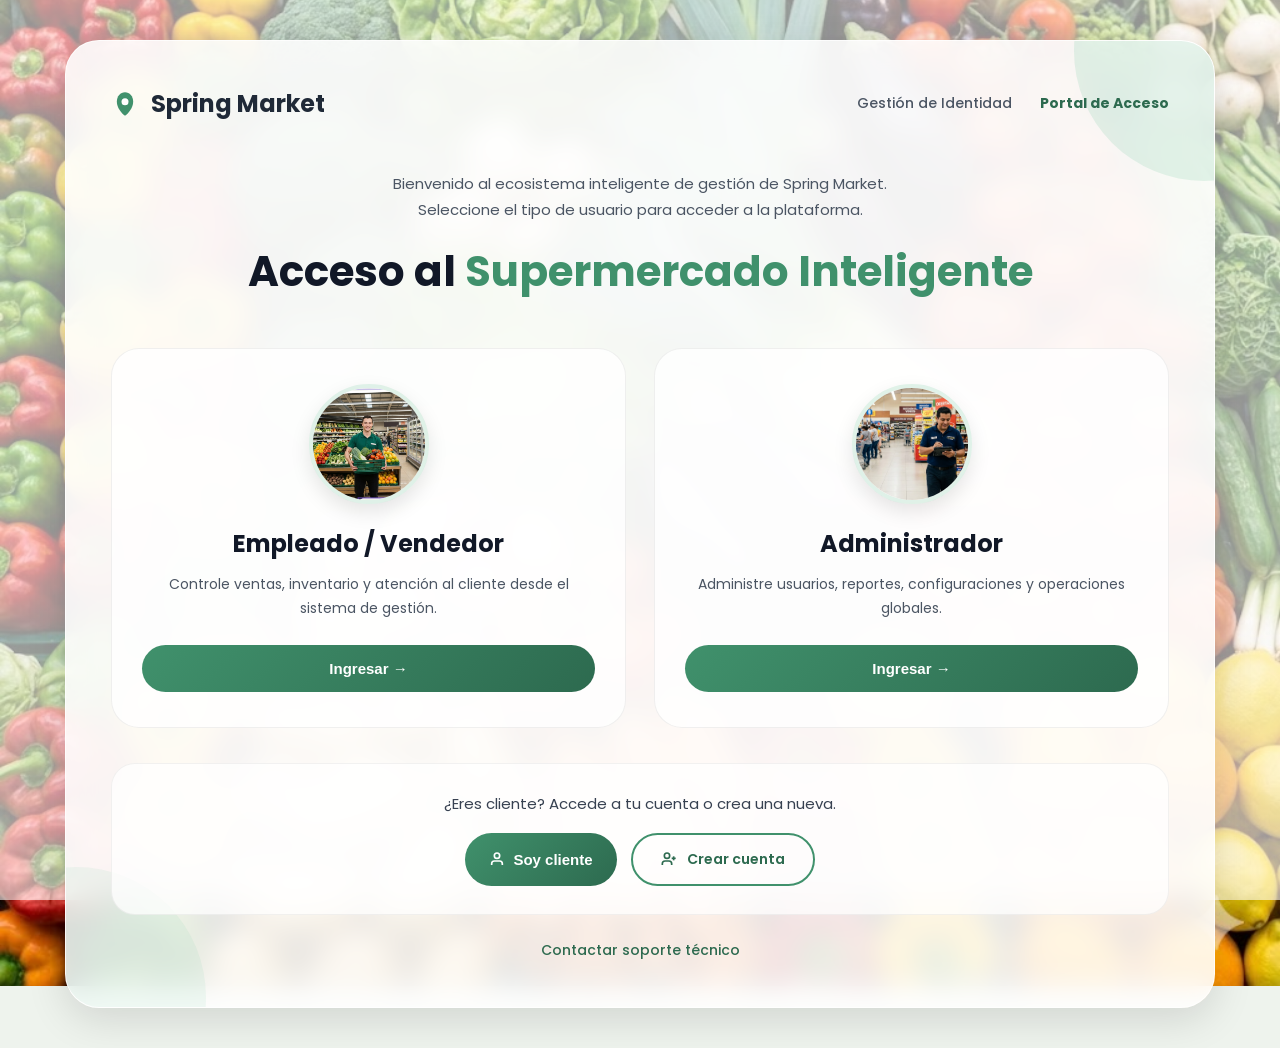
<file: frontend/pages/proveedores.html>
<!DOCTYPE html>
<html lang="es">
<head>
  <meta charset="UTF-8">
  <meta name="viewport" content="width=device-width, initial-scale=1.0">
  <title>Spring Market - Proveedores</title>
  <link rel="stylesheet" href="../css/style.css">
  <style>
    body { background:#f4f7ef; color:#111827; }
    .admin-shell { min-height:100vh; display:grid; grid-template-columns:255px 1fr; }
    .admin-sidebar { background:#b8f2c9; border-right:1px solid rgba(34,197,94,.25); padding:22px 20px; display:flex; flex-direction:column; gap:42px; position:sticky; top:0; height:100vh; }
    .brand { display:flex; align-items:center; gap:9px; color:#19c45b; font-weight:800; font-size:16px; }
    .brand-mark { width:24px; height:24px; border-radius:50%; background:#16d45b; color:#fff; display:grid; place-items:center; font-weight:800; }
    .side-nav { display:flex; flex-direction:column; gap:14px; margin-top:34px; }
    .side-item { display:flex; align-items:center; gap:11px; padding:10px 7px; color:#345246; text-decoration:none; font-size:13px; border-radius:8px; border:0; background:transparent; cursor:pointer; font-family:var(--font-main); }
    .side-item.active, .side-item:hover { color:#153826; background:rgba(255,255,255,.32); }
    .side-icon { width:18px; text-align:center; }
    .logout { margin-top:auto; color:#ef4444; }
    .provider-main { padding:24px 28px 36px; overflow-x:hidden; }
    .topbar { display:flex; align-items:center; margin-bottom:22px; }
    .top-actions { margin-left:auto; display:flex; align-items:center; gap:18px; }
    .manager { display:flex; align-items:center; gap:12px; padding-left:18px; border-left:1px solid #dbe3dc; }
    .manager-name { font-size:12px; font-weight:800; text-align:right; line-height:1.1; }
    .manager-role { display:block; font-size:8px; color:#64748b; letter-spacing:.08em; }
    .avatar { width:34px; height:34px; border-radius:50%; background:#1f2937; color:#fff; display:grid; place-items:center; font-weight:800; }
    .page-header { display:flex; align-items:flex-end; justify-content:space-between; gap:16px; margin-bottom:20px; }
    .page-header h1 { font-size:26px; font-weight:800; margin:0 0 3px; }
    .page-header p { color:#64748b; font-size:13px; margin:0; }
    .btn-primary-local { background:#19c45b; color:#fff; border:0; border-radius:8px; padding:10px 18px; font-size:13px; font-weight:800; cursor:pointer; }
    .provider-layout { display:grid; grid-template-columns:250px 1fr; gap:18px; align-items:start; }
    .panel, .provider-card { background:#fff; border:1px solid #e6ebef; border-radius:8px; box-shadow:0 2px 10px rgba(15,23,42,.04); }
    .panel { padding:18px; }
    .panel-title { font-size:15px; font-weight:900; margin-bottom:14px; }
    .category-list { display:grid; gap:8px; }
    .category-btn { text-align:left; border:1px solid #e2e8f0; background:#f8fafc; color:#334155; border-radius:8px; padding:10px; cursor:pointer; font-weight:800; font-size:12px; }
    .category-btn.active { background:#dcfce7; border-color:#86efac; color:#07883f; }
    .toolbar { display:flex; gap:10px; margin-bottom:16px; flex-wrap:wrap; }
    .toolbar input { background:#fff; max-width:360px; }
    .provider-grid { display:grid; grid-template-columns:repeat(auto-fill, minmax(270px, 1fr)); gap:14px; }
    .provider-card { padding:18px; }
    .provider-type { display:inline-flex; background:#f0fdf4; color:#07883f; border:1px solid #bbf7d0; border-radius:999px; padding:4px 10px; font-size:10px; font-weight:900; margin-bottom:10px; }
    .provider-title { font-size:16px; font-weight:900; margin-bottom:8px; color:#111827; }
    .provider-line { font-size:13px; color:#475569; margin:6px 0; }
    .provider-label { color:#94a3b8; font-size:10px; font-weight:900; text-transform:uppercase; letter-spacing:.07em; }
    .provider-products { margin-top:10px; padding-top:10px; border-top:1px solid #edf1f4; color:#64748b; font-size:12px; }
    .card-actions { display:flex; gap:8px; }
    .btn-edit, .btn-del { flex:1; border:0; border-radius:7px; padding:8px 10px; font-size:12px; font-weight:800; cursor:pointer; }
    .btn-edit { background:#e0f2fe; color:#0369a1; }
    .btn-del { background:#fee2e2; color:#991b1b; }
    .modal-overlay { display:none; position:fixed; inset:0; background:rgba(15,23,42,.45); z-index:300; align-items:center; justify-content:center; padding:18px; }
    .modal-overlay.open { display:flex; }
    .modal { background:#fff; width:560px; max-width:96vw; border-radius:12px; padding:24px; box-shadow:0 20px 60px rgba(0,0,0,.18); }
    .modal-head { display:flex; justify-content:space-between; align-items:center; margin-bottom:18px; }
    .modal-title { font-size:17px; font-weight:900; }
    .close-btn { border:0; background:#fee2e2; color:#991b1b; border-radius:8px; width:32px; height:32px; cursor:pointer; }
    .form-actions { display:flex; justify-content:flex-end; gap:10px; margin-top:18px; }
    @media(max-width:980px) { .provider-layout { grid-template-columns:1fr; } }
  </style>
</head>
<body>
<div class="admin-shell">
  <aside class="admin-sidebar">
    <div>
      <div class="brand"><span class="brand-mark">S</span> Spring Market</div>
      <nav class="side-nav">
        <a class="side-item" href="dashboard.html"><span class="side-icon">📊</span> Inicio</a>
        <a class="side-item" href="productos.html"><span class="side-icon">📦</span> Productos</a>
        <a class="side-item" href="ventas.html"><span class="side-icon">🛒</span> Ventas</a>
        <a class="side-item" href="sucursales.html"><span class="side-icon">🏪</span> Sucursales</a>
        <a class="side-item active" href="proveedores.html"><span class="side-icon">🚚</span> Proveedores</a>
        <a class="side-item" href="reportes.html"><span class="side-icon">📋</span> Reportes</a>
        <a class="side-item admin-only" href="soporte-admin.html"><span class="side-icon">🛠️</span> Soporte</a>
      </nav>
    </div>
  </aside>

  <main class="provider-main">
    <div class="topbar">
      <div class="top-actions">
        <div class="manager">
          <div><div class="manager-name" id="user-name">Usuario</div><span class="manager-role">ADMINISTRADOR</span></div>
          <div class="avatar" id="avatar">A</div>
        </div>
      </div>
    </div>

    <div class="page-header">
      <div>
        <h1>Directorio de Proveedores</h1>
        <p>Contactos, ubicaciones y categorias de suministro registradas en SQL.</p>
      </div>
      <button class="btn-primary-local" onclick="abrirModal()">Nuevo proveedor</button>
    </div>

    <section class="provider-layout">
      <aside class="panel">
        <div class="panel-title">Categorias</div>
        <div class="category-list" id="category-list"></div>
      </aside>
      <section class="panel">
        <div class="toolbar"><input id="search" type="search" placeholder="Buscar proveedor, contacto o producto..."></div>
        <div class="provider-grid" id="provider-grid"><div class="empty-state">Cargando proveedores...</div></div>
      </section>
    </section>
  </main>
</div>

<div class="modal-overlay" id="modal">
  <div class="modal">
    <div class="modal-head"><div class="modal-title" id="modal-title">Nuevo proveedor</div><button class="close-btn" onclick="cerrarModal()">x</button></div>
    <input type="hidden" id="provider-id">
    <div class="form-group"><label>Nombre</label><input id="provider-name"></div>
    <div class="form-grid">
      <div class="form-group"><label>Contacto</label><input id="provider-contact"></div>
      <div class="form-group"><label>Telefono</label><input id="provider-phone"></div>
    </div>
    <div class="form-group"><label>Email</label><input id="provider-email"></div>
    <div class="form-group"><label>Direccion</label><input id="provider-address"></div>
    <div class="form-actions">
      <button class="btn btn-secondary" onclick="cerrarModal()">Cancelar</button>
      <button class="btn-primary-local" onclick="guardarProveedor()">Guardar</button>
    </div>
  </div>
</div>

<script src="../js/api.js"></script>
<script>
  if (!Auth.requireAuth(['ADMIN'])) throw new Error('No autorizado');
  const nombre = localStorage.getItem('nombre') || 'Administrador';
  const state = { proveedores: [], productos: [], categoria: 'Todos' };
  const tipos = [
    { nombre: 'Todos', pistas: [], ejemplos: 'Todos los proveedores registrados.' },
    { nombre: 'Proveedor de abarrotes', pistas: ['distribuidora', 'nacional', 'abarrotes', 'granos'], ejemplos: 'Arroz, frijoles, azucar, aceite, pastas y enlatados.' },
    { nombre: 'Proveedor de frutas y verduras', pistas: ['fruta', 'fresca', 'agricola', 'verdura'], ejemplos: 'Productos frescos agricolas.' },
    { nombre: 'Proveedor de lacteos', pistas: ['lacteo', 'lacteos', 'valle', 'leche', 'queso', 'yogurt'], ejemplos: 'Leche, queso, yogurt y derivados.' },
    { nombre: 'Proveedor general', pistas: [], ejemplos: 'Mercaderia mixta y suministros complementarios.' }
  ];

  document.getElementById('user-name').textContent = nombre;
  document.getElementById('avatar').textContent = nombre.split(' ').map(p => p[0]).join('').slice(0, 2).toUpperCase();

  async function cargar() {
    const [proveedores, productos] = await Promise.all([Proveedores.listar(), Productos.listar()]);
    state.proveedores = proveedores || [];
    state.productos = productos || [];
    renderCategorias();
    renderProveedores();
  }

  function productosProveedor(id) {
    return state.productos.filter(p => String(p.proveedor?.id || '') === String(id));
  }

  function tipoProveedor(proveedor) {
    const productos = productosProveedor(proveedor.id);
    const texto = [proveedor.nombre, proveedor.contacto, proveedor.direccion, ...productos.map(p => p.nombre + ' ' + (p.categoria?.nombre || ''))].join(' ').toLowerCase();
    return tipos.find(t => t.nombre !== 'Todos' && t.nombre !== 'Proveedor general' && t.pistas.some(p => texto.includes(p))) || tipos[tipos.length - 1];
  }

  function renderCategorias() {
    document.getElementById('category-list').innerHTML = tipos.map(t => `<button class="category-btn ${state.categoria === t.nombre ? 'active' : ''}" onclick="seleccionarCategoria('${t.nombre}')">
      ${t.nombre}<br><span style="font-weight:600;color:#64748b">${t.ejemplos}</span>
    </button>`).join('');
  }

  function seleccionarCategoria(nombre) {
    state.categoria = nombre;
    renderCategorias();
    renderProveedores();
  }

  function renderProveedores() {
    const q = document.getElementById('search').value.trim().toLowerCase();
    const lista = state.proveedores.filter(p => {
      const tipo = tipoProveedor(p);
      const productos = productosProveedor(p.id);
      const texto = [p.nombre, p.contacto, p.telefono, p.email, p.direccion, tipo.nombre, ...productos.map(x => x.nombre)].join(' ').toLowerCase();
      const matchCategoria = state.categoria === 'Todos' || tipo.nombre === state.categoria;
      return matchCategoria && (!q || texto.includes(q));
    });
    const grid = document.getElementById('provider-grid');
    if (!lista.length) {
      grid.innerHTML = '<div class="empty-state">No hay proveedores para mostrar.</div>';
      return;
    }
    grid.innerHTML = lista.map(p => {
      const tipo = tipoProveedor(p);
      const productos = productosProveedor(p.id);
      const productosTexto = productos.length ? productos.map(x => x.nombre).join(', ') : tipo.ejemplos;
      return `<article class="provider-card">
        <span class="provider-type">${tipo.nombre}</span>
        <div class="provider-title">${p.nombre}</div>
        <div class="provider-line"><span class="provider-label">Contacto</span><br>${p.contacto || '-'}</div>
        <div class="provider-line"><span class="provider-label">Telefono</span><br>${p.telefono || '-'}</div>
        <div class="provider-line"><span class="provider-label">Email</span><br>${p.email || '-'}</div>
        <div class="provider-line"><span class="provider-label">Direccion</span><br>${p.direccion || '-'}</div>
        <div class="provider-products"><strong>Productos:</strong> ${productosTexto}</div>
        <div class="card-actions" style="margin-top:14px"><button class="btn-edit" onclick="editar(${p.id})">Editar</button><button class="btn-del" onclick="eliminar(${p.id})">Eliminar</button></div>
      </article>`;
    }).join('');
  }

  function abrirModal() {
    document.getElementById('modal-title').textContent = 'Nuevo proveedor';
    ['provider-id','provider-name','provider-contact','provider-phone','provider-email','provider-address'].forEach(id => document.getElementById(id).value = '');
    document.getElementById('modal').classList.add('open');
  }
  function cerrarModal() { document.getElementById('modal').classList.remove('open'); }
  function editar(id) {
    const p = state.proveedores.find(x => x.id === id);
    if (!p) return;
    document.getElementById('modal-title').textContent = 'Editar proveedor';
    document.getElementById('provider-id').value = p.id;
    document.getElementById('provider-name').value = p.nombre || '';
    document.getElementById('provider-contact').value = p.contacto || '';
    document.getElementById('provider-phone').value = p.telefono || '';
    document.getElementById('provider-email').value = p.email || '';
    document.getElementById('provider-address').value = p.direccion || '';
    document.getElementById('modal').classList.add('open');
  }
  async function guardarProveedor() {
    const id = document.getElementById('provider-id').value;
    const payload = {
      nombre: document.getElementById('provider-name').value.trim(),
      contacto: document.getElementById('provider-contact').value.trim(),
      telefono: document.getElementById('provider-phone').value.trim(),
      email: document.getElementById('provider-email').value.trim(),
      direccion: document.getElementById('provider-address').value.trim()
    };
    if (!payload.nombre) return alert('El nombre es obligatorio.');
    id ? await Proveedores.actualizar(id, payload) : await Proveedores.crear(payload);
    cerrarModal();
    await cargar();
  }
  async function eliminar(id) {
    if (!confirm('Eliminar este proveedor?')) return;
    await Proveedores.eliminar(id);
    await cargar();
  }

  document.getElementById('search').addEventListener('input', renderProveedores);
  cargar().catch(e => document.getElementById('provider-grid').innerHTML = '<div class="empty-state">' + e.message + '</div>');
</script>
</body>
</html>
</file>
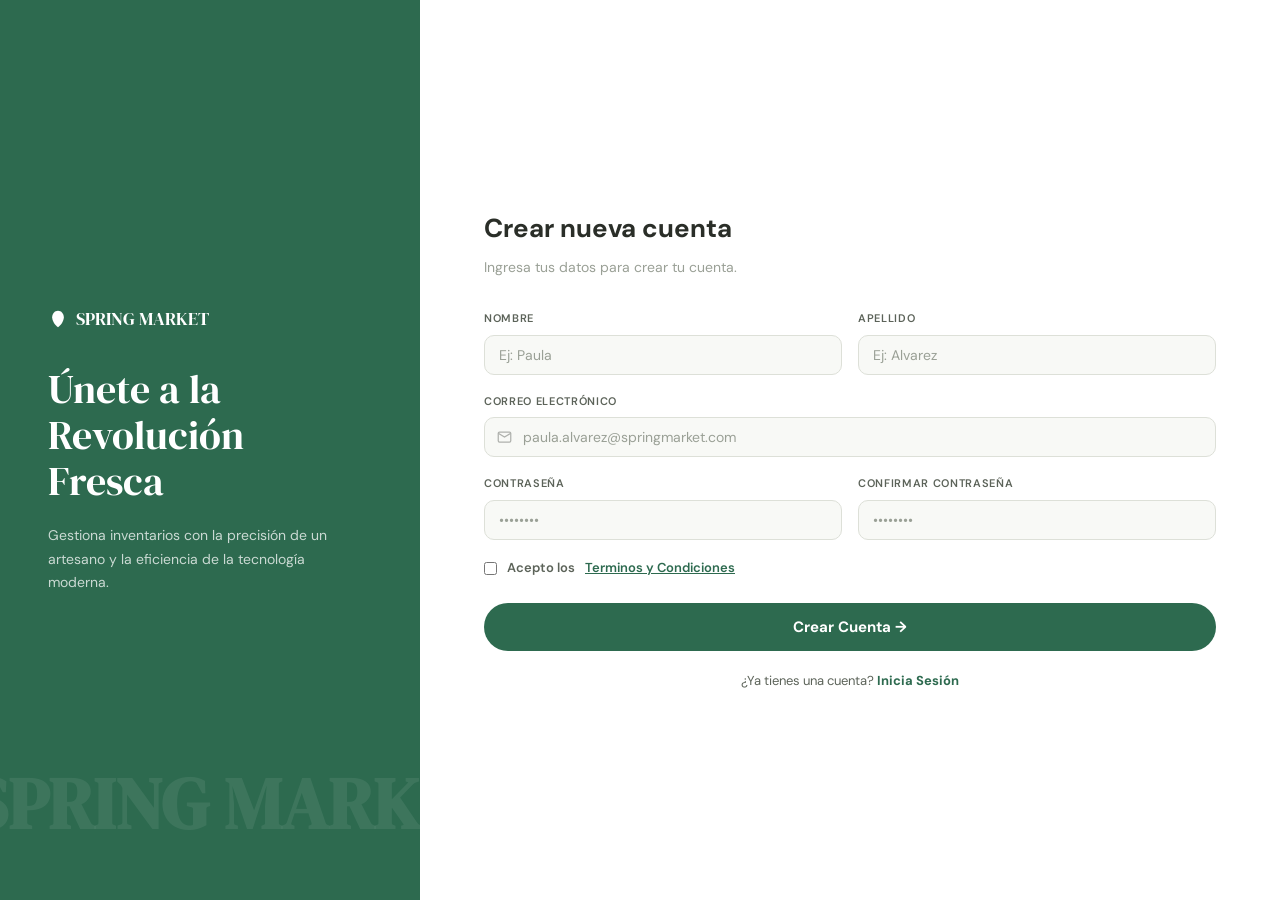
<file: frontend/pages/registro.html>
<!DOCTYPE html>
<html lang="es">
<head>
  <meta charset="UTF-8">
  <meta name="viewport" content="width=device-width, initial-scale=1.0">
  <title>Registro — Spring Market</title>
  <link rel="stylesheet" href="../css/style.css">
  <style>
    .reg-wrapper { min-height:100vh; display:flex; background:#f5f7f2; }
    /* Panel izquierdo verde oscuro */
    .reg-left {
      flex: 0 0 420px; background: var(--green-700); display:flex; flex-direction:column;
      justify-content:center; padding:60px 48px; position:relative; overflow:hidden;
    }
    /* Texto "SPRING MARKET" watermark */
    .reg-watermark {
      position:absolute; bottom:60px; left:-30px; right:-30px;
      font-family:var(--font-display); font-size:72px; font-weight:900;
      color:rgba(255,255,255,.08); white-space:nowrap; user-select:none;
      line-height:1;
    }
    .reg-logo { font-family:var(--font-display); font-size:18px; color:#fff; display:flex; align-items:center; gap:8px; margin-bottom:32px; }
    .reg-title { font-family:var(--font-display); font-size:40px; line-height:1.15; color:#fff; margin-bottom:20px; }
    .reg-desc  { font-size:14px; color:rgba(255,255,255,.75); line-height:1.7; max-width:300px; }

    /* Panel derecho formulario */
    .reg-right {
      flex:1; background:#fff; display:flex; flex-direction:column;
      justify-content:center; padding:60px 64px;
    }
    .reg-form-title { font-size:26px; font-weight:700; color:var(--gray-800); margin-bottom:6px; }
    .reg-form-sub   { font-size:14px; color:var(--gray-400); margin-bottom:32px; }

    .input-icon-wrap { position:relative; }
    .input-icon-wrap svg { position:absolute; left:13px; top:50%; transform:translateY(-50%); opacity:.35; width:15px; height:15px; }
    .input-icon-wrap input { padding-left:38px; }

    .btn-crear { width:100%; padding:14px; border-radius:50px; border:none; cursor:pointer; font-size:15px; font-weight:700; font-family:var(--font-main); background:var(--green-700); color:#fff; display:flex; align-items:center; justify-content:center; gap:8px; transition:background .2s; margin-top:8px; }
    .btn-crear:hover { background:var(--green-900); }

    .reg-login { text-align:center; margin-top:20px; font-size:13px; color:var(--gray-600); }
    .reg-login a { color:var(--green-700); font-weight:700; text-decoration:none; }
    .terms-modal { display:none; position:fixed; inset:0; background:rgba(17,24,39,.48); z-index:20; align-items:center; justify-content:center; padding:20px; }
    .terms-modal.open { display:flex; }
    .terms-card { width:min(720px, 100%); max-height:88vh; overflow:auto; background:#fff; border-radius:12px; padding:26px; box-shadow:0 22px 70px rgba(17,24,39,.22); }
    .terms-head { display:flex; justify-content:space-between; align-items:flex-start; gap:16px; margin-bottom:16px; }
    .terms-title { font-size:22px; font-weight:800; color:var(--gray-800); }
    .terms-date { margin-top:4px; color:var(--gray-400); font-size:12px; }
    .terms-close { border:0; width:32px; height:32px; border-radius:8px; cursor:pointer; background:#fee2e2; color:#991b1b; font-weight:800; }
    .terms-body { color:var(--gray-600); font-size:13px; line-height:1.7; }
    .terms-body h3 { color:var(--gray-800); font-size:15px; margin:18px 0 6px; }
    .terms-actions { display:flex; justify-content:flex-end; margin-top:18px; }
    .terms-accept { border:0; border-radius:50px; padding:11px 18px; background:var(--green-700); color:#fff; font-weight:700; cursor:pointer; }

    @media(max-width:800px){ .reg-wrapper{flex-direction:column;} .reg-left{flex:none;padding:40px 24px;} .reg-right{padding:40px 24px;} }
  </style>
</head>
<body>
<div class="reg-wrapper">
  <!-- Izquierda verde -->
  <div class="reg-left">
    <div class="reg-logo">
      <svg width="20" height="20" viewBox="0 0 24 24" fill="#fff"><path d="M12 2C8 2 5 5.5 5 10c0 5 4 10 7 12 3-2 7-7 7-12 0-4.5-3-8-7-8z"/></svg>
      SPRING MARKET
    </div>
    <div class="reg-title">Únete a la<br>Revolución<br>Fresca</div>
    <div class="reg-desc">Gestiona inventarios con la precisión de un artesano y la eficiencia de la tecnología moderna.</div>
    <div class="reg-watermark">SPRING MARKET</div>
  </div>

  <!-- Derecha formulario -->
  <div class="reg-right">
    <div class="reg-form-title">Crear nueva cuenta</div>
    <div class="reg-form-sub">Ingresa tus datos para crear tu cuenta.</div>

    <div id="alert-box" class="alert"></div>

    <div class="form-grid">
      <div class="form-group">
        <label>Nombre</label>
        <input type="text" id="nombre" placeholder="Ej: Paula">
      </div>
      <div class="form-group">
        <label>Apellido</label>
        <input type="text" id="apellido" placeholder="Ej: Alvarez">
      </div>
    </div>
    <div class="form-group">
      <label>Correo electrónico</label>
      <div class="input-icon-wrap">
        <svg viewBox="0 0 24 24" fill="none" stroke="currentColor" stroke-width="2"><path d="M4 4h16c1.1 0 2 .9 2 2v12c0 1.1-.9 2-2 2H4c-1.1 0-2-.9-2-2V6c0-1.1.9-2 2-2z"/><polyline points="22,6 12,12 2,6"/></svg>
        <input type="email" id="email" placeholder="paula.alvarez@springmarket.com">
      </div>
    </div>
    <div class="form-grid">
      <div class="form-group">
        <label>Contraseña</label>
        <input type="password" id="password" placeholder="••••••••">
      </div>
      <div class="form-group">
        <label>Confirmar contraseña</label>
        <input type="password" id="password2" placeholder="••••••••">
      </div>
    </div>

    <label style="display:flex;align-items:center;gap:10px;font-size:13px;text-transform:none;letter-spacing:0;color:var(--gray-600);cursor:pointer;margin-bottom:16px">
      <input type="checkbox" id="terminos" style="width:auto;accent-color:var(--green-700)">
      Acepto los <a href="#" onclick="abrirTerminos(event)" style="color:var(--green-700);font-weight:600">Terminos y Condiciones</a>
    </label>

    <button class="btn-crear" onclick="registrar()">Crear Cuenta →</button>

    <div class="reg-login">¿Ya tienes una cuenta? <a href="login-form.html">Inicia Sesión</a></div>
  </div>
</div>

<div class="terms-modal" id="modal-terminos" aria-hidden="true">
  <div class="terms-card">
    <div class="terms-head">
      <div>
        <div class="terms-title">Terminos y Condiciones de Spring Market</div>
        <div class="terms-date">Ultima actualizacion: 21 de mayo de 2026</div>
      </div>
      <button class="terms-close" type="button" onclick="cerrarTerminos()">x</button>
    </div>
    <div class="terms-body">
      <p>Al crear una cuenta en Spring Market, aceptas utilizar la plataforma de forma responsable y proporcionar informacion verdadera, completa y actualizada. La cuenta es personal e intransferible, por lo que eres responsable de mantener la confidencialidad de tus credenciales.</p>
      <h3>Uso de la plataforma</h3>
      <p>Spring Market permite consultar productos, gestionar compras y acceder a servicios relacionados con el supermercado. No esta permitido usar la plataforma para actividades fraudulentas, interferir con el funcionamiento del sistema o intentar acceder a informacion de otros usuarios.</p>
      <h3>Datos personales</h3>
      <p>La informacion proporcionada, como nombre, correo, telefono y direccion, sera utilizada para administrar la cuenta, procesar pedidos, brindar soporte y mejorar la experiencia del servicio. Spring Market aplicara medidas razonables de seguridad para proteger estos datos.</p>
      <h3>Compras y disponibilidad</h3>
      <p>Los precios, inventarios y promociones pueden variar por sucursal y disponibilidad. Spring Market podra corregir errores de informacion antes de confirmar una compra o entrega.</p>
      <h3>Soporte y cambios</h3>
      <p>El usuario puede solicitar asistencia tecnica desde el modulo de soporte. Spring Market puede actualizar estos terminos cuando sea necesario; los cambios estaran disponibles en esta misma seccion.</p>
    </div>
    <div class="terms-actions">
      <button class="terms-accept" type="button" onclick="aceptarTerminos()">Aceptar terminos</button>
    </div>
  </div>
</div>

<script src="../js/api.js"></script>
<script>
  function abrirTerminos(event) {
    event.preventDefault();
    const modal = document.getElementById('modal-terminos');
    modal.classList.add('open');
    modal.setAttribute('aria-hidden', 'false');
  }

  function cerrarTerminos() {
    const modal = document.getElementById('modal-terminos');
    modal.classList.remove('open');
    modal.setAttribute('aria-hidden', 'true');
  }

  function aceptarTerminos() {
    document.getElementById('terminos').checked = true;
    cerrarTerminos();
  }

  async function registrar() {
    const nombre   = (document.getElementById('nombre').value + ' ' + document.getElementById('apellido').value).trim();
    const email    = document.getElementById('email').value.trim();
    const password = document.getElementById('password').value;
    const pass2    = document.getElementById('password2').value;
    if (!nombre || !email || !password) return showAlert('danger', 'Todos los campos son obligatorios');
    if (password !== pass2) return showAlert('danger', 'Las contraseñas no coinciden');
    if (password.length < 6) return showAlert('danger', 'La contraseña debe tener al menos 6 caracteres');
    if (!document.getElementById('terminos').checked) return showAlert('danger', 'Acepta los términos y condiciones');
    try {
      // Endpoint público - llamar sin token de auth
      const res = await fetch('http://localhost:8085/api/clientes/registro', {
        method: 'POST',
        headers: { 'Content-Type': 'application/json' },
        body: JSON.stringify({ nombre, email, password })
      });
      if (!res.ok) {
        const err = await res.json().catch(() => ({}));
        throw new Error(err.message || err.error || 'Error al registrar');
      }
      showAlert('success', '✓ Cuenta creada. Redirigiendo...');
      setTimeout(() => window.location.href = 'login-form.html', 1500);
    } catch (e) { showAlert('danger', 'Error: ' + e.message); }
  }
</script>
</body>
</html>
</file>
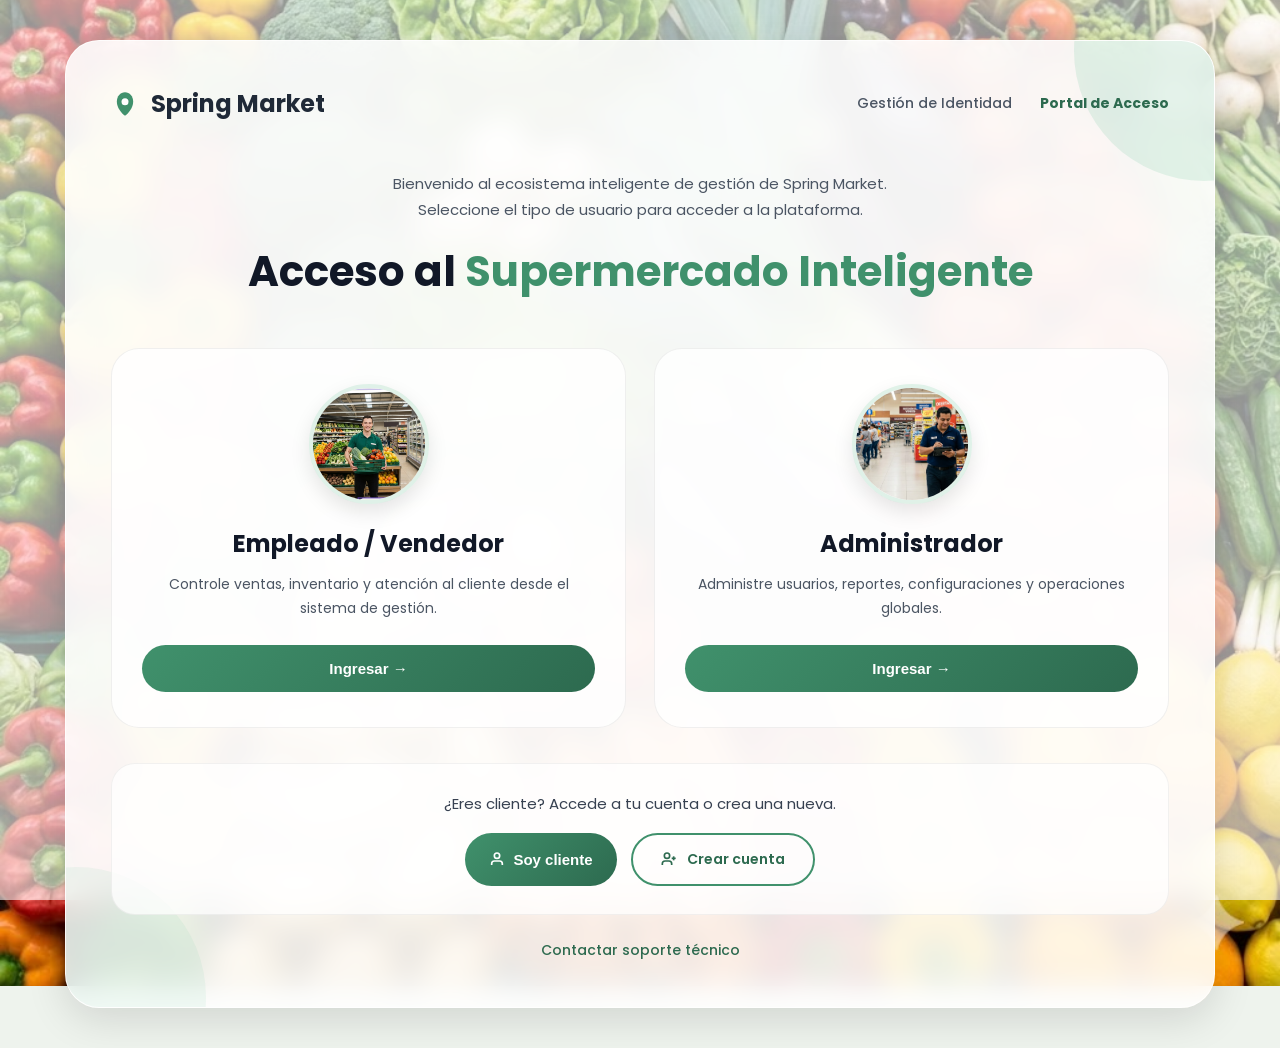
<file: frontend/pages/reportes.html>
<!DOCTYPE html>
<html lang="es">
<head>
  <meta charset="UTF-8">
  <meta name="viewport" content="width=device-width, initial-scale=1.0">
  <title>Spring Market - Reportes</title>
  <link rel="stylesheet" href="../css/style.css">
  <style>
    body { background: #f4f7ef; color: #111827; }
    .admin-shell { min-height: 100vh; display: grid; grid-template-columns: 255px 1fr; }
    .admin-sidebar {
      background: #b8f2c9;
      border-right: 1px solid rgba(34, 197, 94, .25);
      padding: 22px 20px;
      display: flex;
      flex-direction: column;
      gap: 42px;
      position: sticky;
      top: 0;
      height: 100vh;
    }
    .brand { display: flex; align-items: center; gap: 9px; color: #19c45b; font-weight: 800; font-size: 16px; }
    .brand-mark {
      width: 24px; height: 24px; border-radius: 50%;
      background: #16d45b; color: #fff; display: grid; place-items: center;
      font-weight: 800; font-size: 15px;
    }
    .side-nav { display: flex; flex-direction: column; gap: 14px; margin-top: 34px; }
    .side-item {
      display: flex; align-items: center; gap: 11px; padding: 10px 7px;
      color: #345246; text-decoration: none; font-size: 13px; border-radius: 8px;
      border: 0; background: transparent; cursor: pointer; font-family: var(--font-main);
    }
    .side-item.active, .side-item:hover { color: #153826; background: rgba(255,255,255,.32); }
    .side-icon { width: 18px; text-align: center; opacity: .8; }
    .logout { margin-top: auto; color: #ef4444; }
    .report-main { padding: 24px 16px 30px; overflow-x: hidden; }
    .topbar { display: flex; align-items: center; gap: 18px; margin-bottom: 18px; }
    .global-search {
      width: min(430px, 48vw); border: 0; background: rgba(255,255,255,.54);
      border-radius: 999px; height: 36px; padding-left: 34px;
    }
    .top-actions { margin-left: auto; display: flex; align-items: center; gap: 18px; color: #34475d; }
    .manager { display: flex; align-items: center; gap: 12px; padding-left: 18px; border-left: 1px solid #dbe3dc; }
    .manager-name { font-size: 12px; font-weight: 800; line-height: 1.1; text-align: right; }
    .manager-role { display: block; font-size: 8px; color: #64748b; letter-spacing: .08em; }
    .avatar { width: 34px; height: 34px; border-radius: 50%; border: 2px solid #dbeafe; background: #1f2937; color: #fff; display: grid; place-items: center; font-weight: 800; }
    .report-header h1 { font-size: 28px; line-height: 1.1; font-weight: 800; margin: 8px 0 3px; }
    .report-header p { color: #64748b; font-size: 13px; }
    .summary-grid { display: grid; grid-template-columns: repeat(3, minmax(180px, 1fr)); gap: 14px; margin: 24px 0 18px; }
    .summary-card { background: #fff; border: 1px solid #e6ebef; border-radius: 8px; padding: 16px 18px; box-shadow: 0 2px 10px rgba(15, 23, 42, .04); }
    .summary-label { color: #64748b; font-size: 11px; text-transform: uppercase; font-weight: 800; letter-spacing: .08em; }
    .summary-value { font-size: 24px; font-weight: 900; margin-top: 5px; }
    .report-card {
      background: #fff; border: 1px solid #e6ebef; border-radius: 8px;
      box-shadow: 0 2px 12px rgba(15, 23, 42, .05); overflow: hidden;
    }
    .report-toolbar {
      display: grid; grid-template-columns: minmax(180px, 1.3fr) minmax(170px, .85fr) minmax(190px, .95fr) auto;
      gap: 8px; padding: 19px; border-bottom: 1px solid #edf1f4; align-items: center;
    }
    .toolbar-input, .toolbar-select {
      height: 31px; border-radius: 7px; border: 1px solid #dbe4ef; background: #f8fafc;
      font-size: 12px; color: #475569; padding: 0 12px;
    }
    .export-btn {
      justify-self: end; height: 31px; border: 1px solid #dbe4ef; background: #f8fafc;
      color: #334155; border-radius: 7px; padding: 0 14px; font-weight: 700; font-size: 12px;
      cursor: pointer;
    }
    .report-table { min-width: 810px; }
    .report-table th {
      background: #f6f9ef; color: #334155; font-size: 11px; height: 46px;
      letter-spacing: .04em; padding: 12px 18px;
    }
    .report-table td { padding: 18px; color: #475569; height: 78px; }
    .sale-code { color: #111827; font-weight: 900; font-size: 15px; line-height: 1.35; }
    .method {
      display: inline-block; background: #f1f5f9; color: #475569; font-size: 9px;
      font-weight: 900; padding: 3px 7px; border-radius: 4px;
    }
    .total { color: #111827; font-size: 15px; font-weight: 900; }
    .status {
      display: inline-flex; align-items: center; justify-content: center;
      min-width: 74px; padding: 4px 10px; border-radius: 999px; font-size: 10px; font-weight: 900;
    }
    .status.completada { background: #dcfce7; color: #07883f; border: 1px solid #bbf7d0; }
    .status.pendiente { background: #fff7ed; color: #c46a00; border: 1px solid #fed7aa; }
    .status.cancelada, .status.devuelta { background: #fef2f2; color: #dc2626; border: 1px solid #fecaca; }
    .action-cell { white-space: nowrap; color: #8aa0b8; font-size: 12px; font-weight: 800; }
    .pdf-btn {
      border: 1px solid #bbf7d0; border-radius: 999px; background: #f0fdf4; color: #07883f;
      padding: 7px 12px; font-size: 11px; font-weight: 900; cursor: pointer;
      display: inline-flex; align-items: center; gap: 6px; font-family: var(--font-main);
      box-shadow: 0 1px 4px rgba(15,23,42,.04); transition: background .15s, transform .15s, border-color .15s;
    }
    .pdf-btn:hover { background: #dcfce7; border-color: #86efac; transform: translateY(-1px); }
    .receipt-modal {
      display: none; position: fixed; inset: 0; background: rgba(15,23,42,.48); z-index: 300;
      align-items: center; justify-content: center; padding: 20px;
    }
    .receipt-modal.open { display: flex; }
    .receipt-card {
      background: #fff; width: 580px; max-width: 95vw; border-radius: 14px;
      padding: 24px; box-shadow: 0 20px 60px rgba(0,0,0,.18);
    }
    .receipt-head { display: flex; justify-content: space-between; align-items: center; margin-bottom: 16px; }
    .receipt-title { font-size: 17px; font-weight: 900; color: #111827; }
    .receipt-close { border: 0; width: 34px; height: 34px; border-radius: 9px; background: #fee2e2; color: #991b1b; cursor: pointer; font-weight: 900; }
    .receipt-box { border: 1px dashed #d1d5db; border-radius: 10px; padding: 18px; background: #fff; }
    .receipt-table { width: 100%; border-collapse: collapse; margin-top: 14px; }
    .receipt-table th, .receipt-table td { padding: 8px 4px; border-bottom: 1px solid #eef2f7; font-size: 12px; text-align: left; }
    .receipt-table th:nth-child(2), .receipt-table td:nth-child(2),
    .receipt-table th:nth-child(3), .receipt-table td:nth-child(3) { text-align: right; }
    .receipt-actions { display: flex; justify-content: flex-end; gap: 8px; margin-top: 18px; }
    .print-btn {
      border: 0; border-radius: 8px; background: #19c45b; color: #fff;
      padding: 10px 15px; font-size: 12px; font-weight: 900; cursor: pointer;
    }
    .print-report-area { display: none; }
    .print-report-table { width: 100%; border-collapse: collapse; margin-top: 16px; }
    .print-report-table th, .print-report-table td {
      border-bottom: 1px solid #e5e7eb; padding: 8px 6px; font-size: 12px; text-align: left;
    }
    .print-report-table th { background: #f6f9ef; color: #334155; text-transform: uppercase; font-size: 10px; }
    .print-report-total { text-align: right; margin-top: 16px; font-size: 18px; font-weight: 900; color: #19c45b; }
    .table-footer {
      display: flex; align-items: center; gap: 24px; padding: 18px 19px;
      color: #64748b; font-size: 12px; border-top: 1px solid #edf1f4;
    }
    .pager { margin-left: auto; display: flex; align-items: center; gap: 10px; }
    .page-button { width: 31px; height: 31px; border-radius: 8px; border: 1px solid #b8c7da; background: #fff; color: #64748b; cursor: pointer; }
    .page-button.active { background: #2c873a; color: #fff; border-color: #2c873a; font-weight: 800; }
    .muted { color: #94a3b8; }
    @media (max-width: 900px) {
      .admin-shell { grid-template-columns: 1fr; }
      .admin-sidebar { position: static; height: auto; gap: 10px; }
      .side-nav { flex-direction: row; flex-wrap: wrap; margin-top: 8px; }
      .logout { margin-top: 0; }
      .summary-grid, .report-toolbar { grid-template-columns: 1fr; }
      .global-search { width: 100%; }
      .topbar { flex-wrap: wrap; }
      .top-actions { margin-left: 0; width: 100%; justify-content: flex-end; }
    }
    @media print {
      @page { margin: 10mm; }
      html, body { background: #fff !important; height: auto !important; margin: 0 !important; }
      body.printing-receipt .admin-shell,
      body.printing-report .admin-shell,
      body.printing-report #receipt-modal { display: none !important; }
      body.printing-receipt #receipt-modal {
        display: block !important; position: static !important; inset: auto !important;
        background: #fff !important; padding: 0 !important;
      }
      body.printing-receipt .receipt-card {
        width: auto !important; max-width: none !important; padding: 0 !important;
        box-shadow: none !important; border-radius: 0 !important;
      }
      body.printing-receipt #receipt-print-area {
        display: block !important; border: 0 !important; padding: 0 !important;
      }
      body.printing-receipt .receipt-head,
      body.printing-receipt .receipt-actions { display: none !important; }
      body.printing-report #report-print-area { display: block !important; }
    }
  </style>
</head>
<body>
<div class="admin-shell">
  <aside class="admin-sidebar">
    <div>
      <div class="brand"><span class="brand-mark">S</span> Spring Market</div>
      <nav class="side-nav" id="side-nav">
        <a class="side-item" href="dashboard.html"><span class="side-icon">📊</span> Inicio</a>
        <a class="side-item" href="productos.html"><span class="side-icon">📦</span> Productos</a>
        <a class="side-item" href="ventas.html"><span class="side-icon">🛒</span> Ventas</a>
        <a class="side-item" href="sucursales.html"><span class="side-icon">🏪</span> Sucursales</a>
        <a class="side-item admin-only" href="proveedores.html"><span class="side-icon">🚚</span> Proveedores</a>
        <a class="side-item active" href="reportes.html"><span class="side-icon">📋</span> Reportes</a>
        <a class="side-item admin-only" href="soporte-admin.html"><span class="side-icon">🛠️</span> Soporte</a>
      </nav>
    </div>
  </aside>

  <main class="report-main">
    <div class="topbar">
      <input class="global-search" id="global-search" placeholder="Buscar productos, ventas o categorias...">
      <div class="top-actions">
        <span>!</span>
        <span>*</span>
        <div class="manager">
          <div class="manager-name">
            <span id="user-name">Usuario</span>
            <span class="manager-role" id="user-role">ADMINISTRADOR</span>
          </div>
          <div class="avatar" id="avatar">SM</div>
        </div>
      </div>
    </div>

    <section class="report-header">
      <h1 id="page-title">Reportes</h1>
      <p id="page-subtitle">Metricas de ventas y administracion en tiempo real.</p>
    </section>

    <section class="summary-grid">
      <div class="summary-card">
        <div class="summary-label">Ventas</div>
        <div class="summary-value" id="summary-count">0</div>
      </div>
      <div class="summary-card">
        <div class="summary-label">Monto total</div>
        <div class="summary-value" id="summary-total">$0.00</div>
      </div>
      <div class="summary-card">
        <div class="summary-label" id="summary-context-label">Vista</div>
        <div class="summary-value" id="summary-context">Global</div>
      </div>
    </section>

    <section class="report-card">
      <div class="report-toolbar">
        <input class="toolbar-input" id="sale-filter" placeholder="Buscar por ID de venta...">
        <select class="toolbar-select" id="branch-filter">
          <option value="">Todas las sucursales</option>
        </select>
        <input class="toolbar-input" id="date-filter" type="text" placeholder="20/03/2026 - 27/03/2026">
        <button class="export-btn" onclick="exportarReporte()">Export PDF</button>
      </div>

      <div class="table-wrapper">
        <table class="report-table">
          <thead>
          <tr>
            <th>Venta</th>
            <th>Sucursal</th>
            <th>Fecha</th>
            <th id="person-header">Vendedor</th>
            <th>Metodo</th>
            <th>Total</th>
            <th>Estado</th>
            <th>Acciones</th>
          </tr>
          </thead>
          <tbody id="ventas-body">
          <tr><td colspan="8" class="muted">Cargando...</td></tr>
          </tbody>
        </table>
      </div>

      <div class="table-footer">
        <span id="range-info">Showing 0 - 0 of 0 ventas</span>
        <span>Filas por pagina:
          <select id="page-size" style="width:58px;height:31px;padding:0 8px"><option>5</option><option>10</option><option>20</option></select>
        </span>
        <div class="pager">
          <button class="page-button" id="prev-page">&lt;</button>
          <button class="page-button active" id="current-page">1</button>
          <button class="page-button" id="next-page">&gt;</button>
        </div>
      </div>
    </section>
  </main>
</div>

<div id="report-print-area" class="print-report-area"></div>

<div class="receipt-modal" id="receipt-modal">
  <div class="receipt-card">
    <div class="receipt-head">
      <div class="receipt-title">Comprobante de compra</div>
      <button class="receipt-close" onclick="cerrarRecibo()">x</button>
    </div>
    <div id="receipt-print-area" class="receipt-box"></div>
    <div class="receipt-actions">
      <button class="export-btn" onclick="cerrarRecibo()">Cerrar</button>
      <button class="print-btn" onclick="imprimirRecibo()">Imprimir PDF</button>
    </div>
  </div>
</div>

<script src="../js/api.js"></script>
<script>
  if (!Auth.requireAuth(['ADMIN', 'CAJERO', 'CLIENTE'])) {
    throw new Error('No autorizado');
  }

  const state = { ventas: [], filtered: [], page: 1, pageSize: 5, sucursales: [] };
  const cargo = localStorage.getItem('cargo');
  const nombre = localStorage.getItem('nombre') || 'Usuario';
  const username = localStorage.getItem('username') || '';

  document.getElementById('user-name').textContent = nombre;
  document.getElementById('avatar').textContent = nombre.split(' ').map(p => p[0]).join('').slice(0, 2).toUpperCase();
  document.getElementById('user-role').textContent =
    cargo === 'ADMIN' ? 'INVENTORY MANAGER' : cargo === 'CAJERO' ? 'CAJERO' : 'CLIENTE';

  if (cargo !== 'ADMIN') {
    document.querySelectorAll('.admin-only').forEach(el => el.remove());
    document.getElementById('branch-filter').style.display = 'none';
  }
  if (cargo === 'CAJERO') {
    document.getElementById('page-title').textContent = 'Mis ventas';
    document.getElementById('page-subtitle').textContent = 'Reporte de ventas registradas por tu usuario.';
    document.getElementById('summary-context').textContent = cajeroLabel(username, nombre);
  }
  if (cargo === 'CLIENTE') {
    document.getElementById('page-title').textContent = 'Mis compras';
    document.getElementById('page-subtitle').textContent = 'Reporte de compras realizadas por tu cuenta.';
    document.getElementById('person-header').textContent = 'Cliente';
    document.getElementById('summary-context').textContent = 'Cliente';
    document.querySelector('a[href="sucursales.html"]')?.remove();
    document.querySelector('a[href="ventas.html"]')?.remove();
    document.querySelector('a[href="productos.html"]')?.remove();
  }

  async function cargar() {
    try {
      if (cargo === 'ADMIN') {
        await cargarSucursales();
        const reporte = await Ventas.reporteGlobal();
        state.ventas = reporte.ventas || [];
        pintarResumen(reporte);
      } else if (cargo === 'CAJERO') {
        const reporte = await Ventas.reporteMisVentas();
        state.ventas = reporte.ventas || [];
        pintarResumen(reporte);
      } else {
        const reporte = await Ventas.reporteMisCompras();
        state.ventas = reporte.ventas || [];
        pintarResumen(reporte);
      }
      aplicarFiltros();
    } catch (error) {
      document.getElementById('ventas-body').innerHTML = `<tr><td colspan="8" class="muted">${error.message}</td></tr>`;
    }
  }

  async function cargarSucursales() {
    const select = document.getElementById('branch-filter');
    state.sucursales = await Sucursales.listar();
    select.innerHTML = '<option value="">Todas las sucursales</option>' +
      state.sucursales.map(s => `<option value="${s.id}">${s.nombre}</option>`).join('');
  }

  function pintarResumen(reporte) {
    document.getElementById('summary-count').textContent = reporte.totalVentas || 0;
    document.getElementById('summary-total').textContent = formatPrice(reporte.montoTotal || 0);
  }

  function cajeroLabel(user, displayName) {
    const source = String(user || displayName || '').toLowerCase();
    const match = source.match(/(\d+)/);
    return match ? 'Cajero #' + match[1] : 'Cajero';
  }

  function aplicarFiltros() {
    const query = document.getElementById('sale-filter').value.trim().toLowerCase();
    const branch = document.getElementById('branch-filter').value;
    state.filtered = state.ventas.filter(v => {
      const matchSale = !query || String(v.id).includes(query) || (`venta #${v.id}`).toLowerCase().includes(query);
      const matchBranch = !branch || String(v.sucursal?.id || '') === branch;
      return matchSale && matchBranch;
    });
    state.page = 1;
    renderTabla();
  }

  function renderTabla() {
    const tbody = document.getElementById('ventas-body');
    const start = (state.page - 1) * state.pageSize;
    const rows = state.filtered.slice(start, start + state.pageSize);
    if (!rows.length) {
      tbody.innerHTML = '<tr><td colspan="8" class="muted">No hay ventas para mostrar.</td></tr>';
    } else {
      tbody.innerHTML = rows.map(v => {
        const persona = cargo === 'CLIENTE' ? (v.cliente?.nombre || nombre) : (v.empleado?.nombre || nombre);
        const metodo = v.pagos?.[0]?.metodoPago || 'EFECTIVO';
        const estado = (v.estado || 'COMPLETADA').toLowerCase();
        return `<tr>
          <td><div class="sale-code">Venta<br>#${v.id}</div></td>
          <td>${v.sucursal?.nombre || 'Sin sucursal'}</td>
          <td>${formatDateOnly(v.fecha)}</td>
          <td>${persona}</td>
          <td><span class="method">${metodo}</span></td>
          <td><span class="total">${formatPrice(v.total || 0)}</span></td>
          <td><span class="status ${estado}">${capitalize(v.estado || 'COMPLETADA')}</span></td>
          <td class="action-cell">
            <button class="pdf-btn" onclick="abrirRecibo(${v.id})" title="Ver comprobante PDF">
              📄
              PDF
            </button>
          </td>
        </tr>`;
      }).join('');
    }
    const end = Math.min(start + state.pageSize, state.filtered.length);
    document.getElementById('range-info').textContent = `Showing ${state.filtered.length ? start + 1 : 0} - ${end} of ${state.filtered.length} ventas`;
    document.getElementById('current-page').textContent = state.page;
    document.getElementById('prev-page').disabled = state.page === 1;
    document.getElementById('next-page').disabled = end >= state.filtered.length;
  }

  function formatDateOnly(value) {
    if (!value) return '-';
    return new Date(value).toLocaleDateString('es-SV');
  }

  function capitalize(value) {
    return String(value).toLowerCase().replace(/^\w/, c => c.toUpperCase());
  }

  function totalFiltrado() {
    return state.filtered
      .filter(v => String(v.estado || '').toUpperCase() !== 'CANCELADA')
      .reduce((sum, v) => sum + Number(v.total || 0), 0);
  }

  function nombrePersonaReporte(venta) {
    if (cargo === 'CLIENTE') return venta.cliente?.nombre || nombre;
    return venta.empleado?.nombre || nombre;
  }

  function exportarReporte() {
    const titulo = document.getElementById('page-title').textContent;
    const contexto = document.getElementById('summary-context').textContent;
    const filas = state.filtered;

    document.getElementById('report-print-area').innerHTML = `
      <div style="text-align:center;margin-bottom:14px">
        <h1 style="margin:0;color:#111827">Spring Market</h1>
        <p style="margin:4px 0;color:#64748b">${titulo} - ${contexto}</p>
        <p style="margin:0;color:#64748b;font-size:12px">Generado: ${formatDate(new Date())}</p>
      </div>
      <div style="display:grid;grid-template-columns:repeat(3,1fr);gap:10px;margin:16px 0">
        <div><strong>Ventas:</strong> ${filas.length}</div>
        <div><strong>Monto:</strong> ${formatPrice(totalFiltrado())}</div>
        <div><strong>Usuario:</strong> ${nombre}</div>
      </div>
      <table class="print-report-table">
        <thead>
          <tr>
            <th>Venta</th>
            <th>Sucursal</th>
            <th>Fecha</th>
            <th>${cargo === 'CLIENTE' ? 'Cliente' : 'Vendedor'}</th>
            <th>Metodo</th>
            <th>Total</th>
            <th>Estado</th>
          </tr>
        </thead>
        <tbody>
          ${filas.length ? filas.map(v => `<tr>
            <td>#${v.id}</td>
            <td>${v.sucursal?.nombre || 'Sin sucursal'}</td>
            <td>${formatDateOnly(v.fecha)}</td>
            <td>${nombrePersonaReporte(v)}</td>
            <td>${v.pagos?.[0]?.metodoPago || 'EFECTIVO'}</td>
            <td>${formatPrice(v.total || 0)}</td>
            <td>${v.estado || 'COMPLETADA'}</td>
          </tr>`).join('') : '<tr><td colspan="7">No hay ventas para imprimir.</td></tr>'}
        </tbody>
      </table>
      <div class="print-report-total">Total general: ${formatPrice(totalFiltrado())}</div>
    `;

    document.body.classList.remove('printing-receipt');
    document.body.classList.add('printing-report');
    window.print();
  }

  function abrirRecibo(id) {
    const venta = state.ventas.find(v => Number(v.id) === Number(id));
    if (!venta) return;

    const personaLabel = cargo === 'CLIENTE' ? 'Cliente' : 'Vendedor';
    const persona = cargo === 'CLIENTE'
      ? (venta.cliente?.nombre || nombre)
      : (venta.empleado?.nombre || nombre);
    const cliente = venta.cliente?.nombre || (cargo === 'CLIENTE' ? nombre : 'Consumidor final');
    const metodo = venta.pagos?.[0]?.metodoPago || 'EFECTIVO';
    const detalles = venta.detalles || [];

    document.getElementById('receipt-print-area').innerHTML = `
      <div style="text-align:center;margin-bottom:14px">
        <h2 style="margin:0;color:#19c45b">Spring Market</h2>
        <div style="color:#64748b;font-size:12px">Comprobante de venta #${venta.id}</div>
      </div>
      <p><strong>Fecha:</strong> ${formatDate(venta.fecha)}</p>
      <p><strong>Sucursal:</strong> ${venta.sucursal?.nombre || 'Sin sucursal'}</p>
      <p><strong>${personaLabel}:</strong> ${persona}</p>
      <p><strong>Cliente:</strong> ${cliente}</p>
      <p><strong>Metodo de pago:</strong> ${metodo}</p>
      <p><strong>Estado:</strong> ${venta.estado || 'COMPLETADA'}</p>
      <table class="receipt-table">
        <thead><tr><th>Producto</th><th>Cant.</th><th>Subtotal</th></tr></thead>
        <tbody>
          ${detalles.length ? detalles.map(d => `<tr>
            <td>${d.producto?.nombre || 'Producto'}</td>
            <td>${d.cantidad || 0}</td>
            <td>${formatPrice(d.subtotal || 0)}</td>
          </tr>`).join('') : '<tr><td colspan="3">Sin detalle disponible.</td></tr>'}
        </tbody>
      </table>
      <div style="text-align:right;margin-top:16px;font-size:22px;font-weight:900;color:#19c45b">Total: ${formatPrice(venta.total || 0)}</div>
    `;
    document.getElementById('receipt-modal').classList.add('open');
  }

  function imprimirRecibo() {
    document.body.classList.remove('printing-report');
    document.body.classList.add('printing-receipt');
    window.print();
  }

  function cerrarRecibo() {
    document.getElementById('receipt-modal').classList.remove('open');
    document.body.classList.remove('printing-receipt');
  }

  window.addEventListener('afterprint', () => {
    document.body.classList.remove('printing-report');
    document.body.classList.remove('printing-receipt');
  });

  document.getElementById('sale-filter').addEventListener('input', aplicarFiltros);
  document.getElementById('branch-filter').addEventListener('change', aplicarFiltros);
  document.getElementById('page-size').addEventListener('change', e => {
    state.pageSize = Number(e.target.value);
    state.page = 1;
    renderTabla();
  });
  document.getElementById('prev-page').addEventListener('click', () => {
    if (state.page > 1) state.page--;
    renderTabla();
  });
  document.getElementById('next-page').addEventListener('click', () => {
    if (state.page * state.pageSize < state.filtered.length) state.page++;
    renderTabla();
  });

  cargar();
</script>
</body>
</html>
</file>
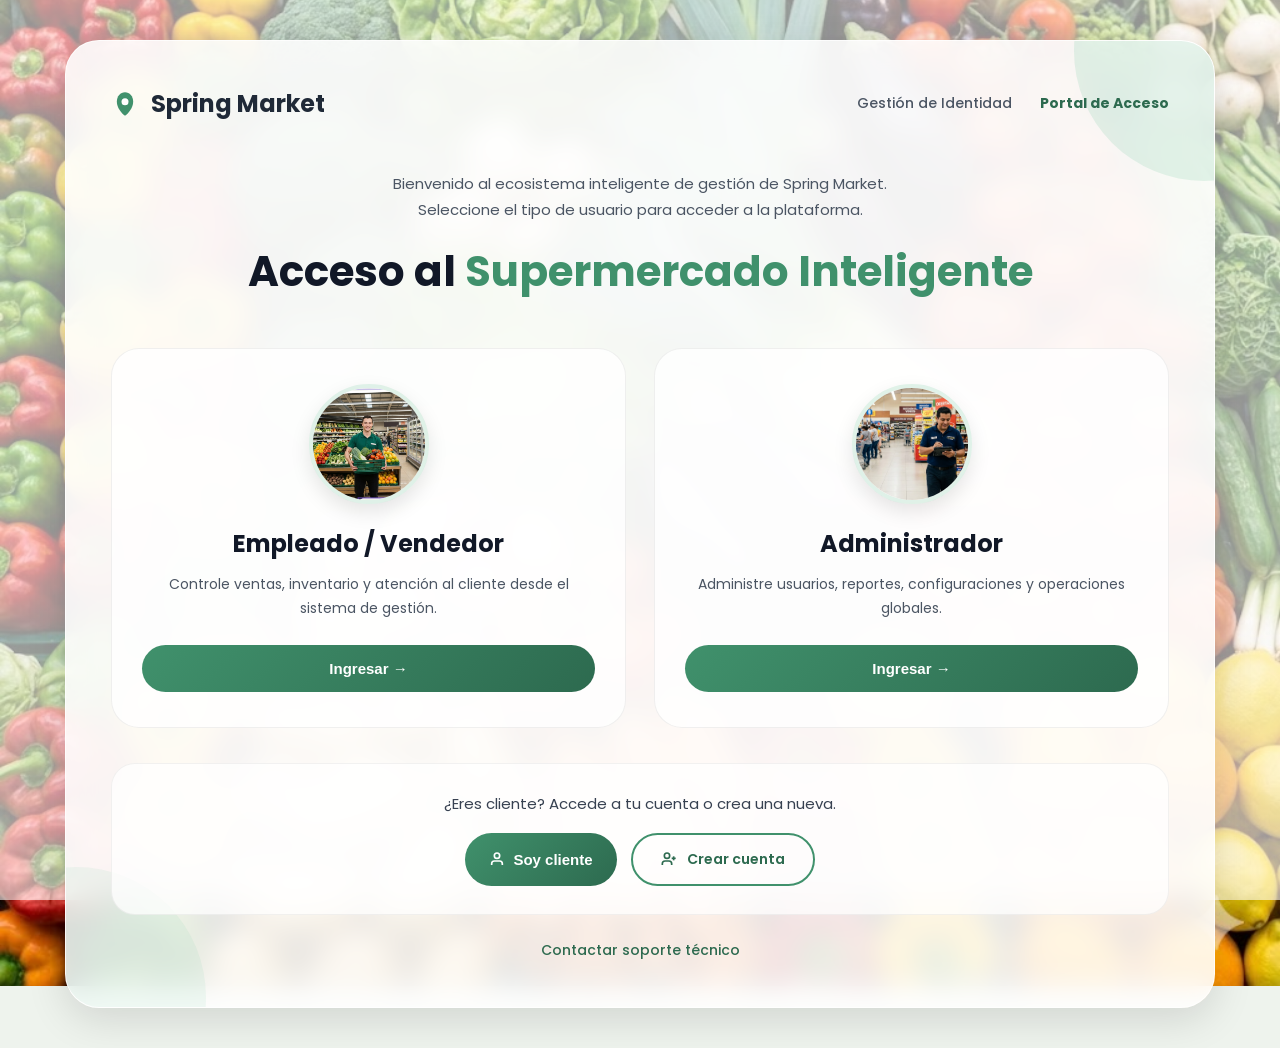
<file: frontend/pages/soporte-admin.html>
<!DOCTYPE html>
<html lang="es">
<head>
  <meta charset="UTF-8">
  <meta name="viewport" content="width=device-width, initial-scale=1.0">
  <title>Spring Market - Gestion de reportes</title>
  <link rel="stylesheet" href="../css/style.css">
  <style>
    body { background:#f4f7ef; color:#111827; }
    .admin-shell { min-height:100vh; display:grid; grid-template-columns:255px 1fr; }
    .admin-sidebar { background:#b8f2c9; border-right:1px solid rgba(34,197,94,.25); padding:22px 20px; display:flex; flex-direction:column; gap:42px; position:sticky; top:0; height:100vh; }
    .brand { display:flex; align-items:center; gap:9px; color:#19c45b; font-weight:800; font-size:16px; }
    .brand-mark { width:24px; height:24px; border-radius:50%; background:#16d45b; color:#fff; display:grid; place-items:center; font-weight:800; }
    .side-nav { display:flex; flex-direction:column; gap:14px; margin-top:34px; }
    .side-item { display:flex; align-items:center; gap:11px; padding:10px 7px; color:#345246; text-decoration:none; font-size:13px; border-radius:8px; border:0; background:transparent; cursor:pointer; font-family:var(--font-main); }
    .side-item.active, .side-item:hover { color:#153826; background:rgba(255,255,255,.32); }
    .side-icon { width:18px; text-align:center; }
    .support-main { padding:24px 28px 36px; overflow-x:hidden; }
    .topbar { display:flex; align-items:center; gap:18px; margin-bottom:22px; }
    .top-actions { margin-left:auto; display:flex; align-items:center; gap:18px; }
    .manager { display:flex; align-items:center; gap:12px; padding-left:18px; border-left:1px solid #dbe3dc; }
    .manager-name { font-size:12px; font-weight:800; text-align:right; line-height:1.1; }
    .manager-role { display:block; font-size:8px; color:#64748b; letter-spacing:.08em; }
    .avatar { width:34px; height:34px; border-radius:50%; background:#1f2937; color:#fff; display:grid; place-items:center; font-weight:800; }
    .page-header { display:flex; align-items:flex-end; justify-content:space-between; gap:16px; margin-bottom:20px; }
    .page-header h1 { font-size:26px; font-weight:900; margin:0 0 3px; }
    .page-header p { color:#64748b; font-size:13px; margin:0; }
    .kpi-grid { display:grid; grid-template-columns:repeat(4, minmax(150px, 1fr)); gap:14px; margin-bottom:18px; }
    .kpi-card, .panel { background:#fff; border:1px solid #e6ebef; border-radius:8px; box-shadow:0 2px 10px rgba(15,23,42,.04); }
    .kpi-card { padding:16px 18px; }
    .kpi-label { color:#64748b; font-size:11px; text-transform:uppercase; font-weight:900; letter-spacing:.08em; }
    .kpi-value { font-size:26px; font-weight:900; margin-top:5px; }
    .panel { overflow:hidden; }
    .toolbar { display:grid; grid-template-columns:1fr 170px 170px 190px; gap:10px; padding:18px; border-bottom:1px solid #edf1f4; }
    .support-table { min-width:980px; width:100%; border-collapse:collapse; }
    .support-table th { background:#f6f9ef; color:#334155; font-size:11px; text-transform:uppercase; padding:12px 14px; }
    .support-table td { padding:14px; color:#475569; border-bottom:1px solid #edf1f4; }
    .status, .priority { display:inline-flex; border-radius:999px; padding:4px 10px; font-size:10px; font-weight:900; }
    .status.PENDIENTE { background:#fff7ed; color:#c46a00; }
    .status.EN_PROCESO { background:#e0f2fe; color:#0369a1; }
    .status.RESUELTO { background:#dcfce7; color:#07883f; }
    .priority.ALTA { background:#fee2e2; color:#991b1b; }
    .priority.MEDIA { background:#fef3c7; color:#92400e; }
    .priority.BAJA { background:#dcfce7; color:#07883f; }
    .action-row { display:flex; gap:6px; flex-wrap:wrap; }
    .action-btn { border:0; border-radius:7px; padding:7px 9px; font-size:11px; font-weight:900; cursor:pointer; }
    .btn-view { background:#e0f2fe; color:#0369a1; }
    .btn-del { background:#fee2e2; color:#991b1b; }
    .state-select { height:31px; width:128px; border:1px solid #dbe4ef; border-radius:7px; font-size:12px; }
    .modal-overlay { display:none; position:fixed; inset:0; background:rgba(15,23,42,.48); z-index:300; align-items:center; justify-content:center; padding:20px; }
    .modal-overlay.open { display:flex; }
    .modal { background:#fff; width:620px; max-width:95vw; border-radius:8px; padding:24px; box-shadow:0 20px 60px rgba(0,0,0,.18); }
    .modal-head { display:flex; justify-content:space-between; align-items:center; margin-bottom:16px; }
    .modal-title { font-size:18px; font-weight:900; }
    .close-btn { border:0; width:34px; height:34px; border-radius:8px; background:#fee2e2; color:#991b1b; cursor:pointer; font-weight:900; }
    @media(max-width:980px) {
      .kpi-grid, .toolbar { grid-template-columns:1fr; }
    }
  </style>
</head>
<body>
<div class="admin-shell">
  <aside class="admin-sidebar">
    <div>
      <div class="brand"><span class="brand-mark">S</span> Spring Market</div>
      <nav class="side-nav">
        <a class="side-item" href="dashboard.html"><span class="side-icon">📊</span> Inicio</a>
        <a class="side-item" href="productos.html"><span class="side-icon">📦</span> Productos</a>
        <a class="side-item" href="ventas.html"><span class="side-icon">🛒</span> Ventas</a>
        <a class="side-item" href="sucursales.html"><span class="side-icon">🏪</span> Sucursales</a>
        <a class="side-item" href="proveedores.html"><span class="side-icon">🚚</span> Proveedores</a>
        <a class="side-item" href="reportes.html"><span class="side-icon">📋</span> Reportes</a>
        <a class="side-item active" href="soporte-admin.html"><span class="side-icon">🛠️</span> Soporte</a>
      </nav>
    </div>
  </aside>

  <main class="support-main">
    <div class="topbar">
      <div class="top-actions">
        <div class="manager">
          <div><div class="manager-name" id="user-name">Usuario</div><span class="manager-role">ADMINISTRADOR</span></div>
          <div class="avatar" id="avatar">A</div>
        </div>
      </div>
    </div>

    <div class="page-header">
      <div>
        <h1>Gestion de reportes</h1>
        <p>Seguimiento administrativo de incidencias enviadas a soporte tecnico.</p>
      </div>
    </div>

    <section class="kpi-grid">
      <div class="kpi-card"><div class="kpi-label">Total de reportes</div><div class="kpi-value" id="kpi-total">0</div></div>
      <div class="kpi-card"><div class="kpi-label">Pendientes</div><div class="kpi-value" id="kpi-pendientes">0</div></div>
      <div class="kpi-card"><div class="kpi-label">En proceso</div><div class="kpi-value" id="kpi-proceso">0</div></div>
      <div class="kpi-card"><div class="kpi-label">Resueltos</div><div class="kpi-value" id="kpi-resueltos">0</div></div>
    </section>

    <section class="panel">
      <div class="toolbar">
        <input id="buscar" placeholder="Buscar por titulo, usuario o descripcion...">
        <select id="f-estado"><option value="">Todos los estados</option><option>PENDIENTE</option><option>EN_PROCESO</option><option>RESUELTO</option></select>
        <select id="f-prioridad"><option value="">Todas las prioridades</option><option>BAJA</option><option>MEDIA</option><option>ALTA</option></select>
        <select id="f-tipo"><option value="">Todos los tipos</option><option>Inventario</option><option>Ventas</option><option>Productos</option><option>Login</option><option>Facturación</option><option>Sistema</option><option>Otro</option></select>
      </div>
      <div class="table-wrapper">
        <table class="support-table">
          <thead><tr><th>ID</th><th>Titulo</th><th>Usuario</th><th>Tipo</th><th>Prioridad</th><th>Sucursal</th><th>Fecha</th><th>Estado</th><th>Acciones</th></tr></thead>
          <tbody id="reportes-body"><tr><td colspan="9">Cargando...</td></tr></tbody>
        </table>
      </div>
    </section>
  </main>
</div>

<div class="modal-overlay" id="detail-modal">
  <div class="modal">
    <div class="modal-head"><div class="modal-title" id="detail-title">Detalle</div><button class="close-btn" onclick="cerrarDetalle()">x</button></div>
    <div id="detail-body"></div>
  </div>
</div>

<script src="../js/api.js"></script>
<script>
  if (!Auth.requireAuth(['ADMIN'])) throw new Error('No autorizado');
  const nombre = localStorage.getItem('nombre') || 'Administrador';
  const state = { reportes: [], filtrados: [] };

  document.getElementById('user-name').textContent = nombre;
  document.getElementById('avatar').textContent = nombre.split(' ').map(p => p[0]).join('').slice(0, 2).toUpperCase();

  async function cargar() {
    state.reportes = await Soporte.listar();
    pintarKpis();
    aplicarFiltros();
  }

  function pintarKpis() {
    document.getElementById('kpi-total').textContent = state.reportes.length;
    document.getElementById('kpi-pendientes').textContent = contar('PENDIENTE');
    document.getElementById('kpi-proceso').textContent = contar('EN_PROCESO');
    document.getElementById('kpi-resueltos').textContent = contar('RESUELTO');
  }

  function contar(estado) {
    return state.reportes.filter(r => r.estado === estado).length;
  }

  function aplicarFiltros() {
    const q = document.getElementById('buscar').value.trim().toLowerCase();
    const estado = document.getElementById('f-estado').value;
    const prioridad = document.getElementById('f-prioridad').value;
    const tipo = document.getElementById('f-tipo').value;
    state.filtrados = state.reportes.filter(r => {
      const texto = [r.id, r.titulo, r.usuario, r.descripcion, r.sucursalNombre].join(' ').toLowerCase();
      return (!q || texto.includes(q))
        && (!estado || r.estado === estado)
        && (!prioridad || r.prioridad === prioridad)
        && (!tipo || r.tipoProblema === tipo);
    });
    renderTabla();
  }

  function renderTabla() {
    const body = document.getElementById('reportes-body');
    if (!state.filtrados.length) {
      body.innerHTML = '<tr><td colspan="9">No hay reportes para mostrar.</td></tr>';
      return;
    }
    body.innerHTML = state.filtrados.map(r => `<tr>
      <td>#${r.id}</td>
      <td><strong>${r.titulo}</strong></td>
      <td>${r.usuario || 'Sin usuario'}</td>
      <td>${labelTipo(r.tipoProblema)}</td>
      <td><span class="priority ${r.prioridad}">${r.prioridad}</span></td>
      <td>${r.sucursalNombre || '-'}</td>
      <td>${formatDate(r.fechaCreacion)}</td>
      <td><span class="status ${r.estado}">${r.estado.replace('_', ' ')}</span></td>
      <td>
        <div class="action-row">
          <button class="action-btn btn-view" onclick="verDetalle(${r.id})">Ver</button>
          <select class="state-select" onchange="cambiarEstado(${r.id}, this.value)">
            ${['PENDIENTE','EN_PROCESO','RESUELTO'].map(e => `<option value="${e}" ${r.estado === e ? 'selected' : ''}>${e.replace('_', ' ')}</option>`).join('')}
          </select>
          <button class="action-btn btn-del" onclick="eliminarReporte(${r.id})">Eliminar</button>
        </div>
      </td>
    </tr>`).join('');
  }

  function labelTipo(tipo) {
    return tipo;
  }

  function verDetalle(id) {
    const r = state.reportes.find(x => Number(x.id) === Number(id));
    if (!r) return;
    document.getElementById('detail-title').textContent = `Reporte #${r.id}`;
    document.getElementById('detail-body').innerHTML = `
      <p><strong>Titulo:</strong> ${r.titulo}</p>
      <p><strong>Usuario:</strong> ${r.usuario || 'Sin usuario'}</p>
      <p><strong>Tipo:</strong> ${labelTipo(r.tipoProblema)}</p>
      <p><strong>Prioridad:</strong> ${r.prioridad}</p>
      <p><strong>Sucursal:</strong> ${r.sucursalNombre || '-'}</p>
      <p><strong>Fecha:</strong> ${formatDate(r.fechaCreacion)}</p>
      <p><strong>Estado:</strong> ${r.estado.replace('_', ' ')}</p>
      <hr style="border:0;border-top:1px solid #e5e7eb;margin:14px 0">
      <p style="white-space:pre-wrap">${r.descripcion}</p>
    `;
    document.getElementById('detail-modal').classList.add('open');
  }

  function cerrarDetalle() {
    document.getElementById('detail-modal').classList.remove('open');
  }

  async function cambiarEstado(id, estado) {
    await Soporte.actualizarEstado(id, estado);
    await cargar();
  }

  async function eliminarReporte(id) {
    if (!confirm('Eliminar este reporte?')) return;
    await Soporte.eliminar(id);
    await cargar();
  }

  ['buscar','f-estado','f-prioridad','f-tipo'].forEach(id => {
    document.getElementById(id).addEventListener('input', aplicarFiltros);
    document.getElementById(id).addEventListener('change', aplicarFiltros);
  });

  cargar().catch(e => document.getElementById('reportes-body').innerHTML = `<tr><td colspan="9">${e.message}</td></tr>`);
</script>
</body>
</html>
</file>
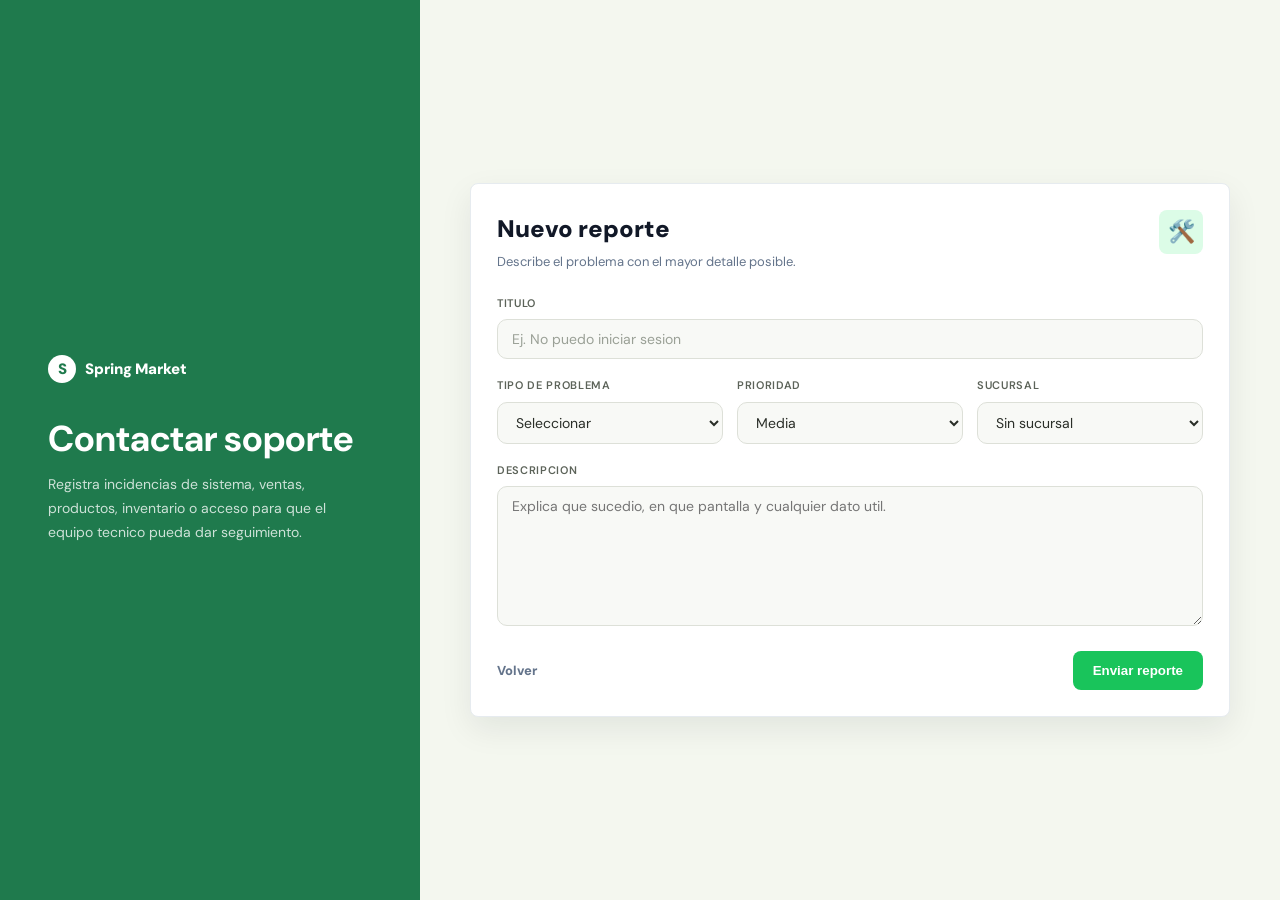
<file: frontend/pages/soporte.html>
<!DOCTYPE html>
<html lang="es">
<head>
  <meta charset="UTF-8">
  <meta name="viewport" content="width=device-width, initial-scale=1.0">
  <title>Spring Market - Soporte</title>
  <link rel="stylesheet" href="../css/style.css">
  <style>
    body { background:#f4f7ef; color:#111827; }
    .support-shell { min-height:100vh; display:grid; grid-template-columns:minmax(280px, 420px) 1fr; }
    .support-side { background:#1f7a4d; color:#fff; padding:48px; display:flex; flex-direction:column; justify-content:center; }
    .brand { display:flex; align-items:center; gap:9px; font-weight:900; margin-bottom:36px; }
    .brand-mark { width:28px; height:28px; border-radius:50%; background:#fff; color:#1f7a4d; display:grid; place-items:center; font-weight:900; }
    .support-side h1 { font-family:var(--font-main); font-size:36px; line-height:1.12; margin-bottom:14px; }
    .support-side p { color:rgba(255,255,255,.78); font-size:14px; line-height:1.7; }
    .support-main { padding:44px 32px; display:flex; align-items:center; justify-content:center; }
    .support-card { width:100%; max-width:760px; background:#fff; border:1px solid #e6ebef; border-radius:8px; padding:26px; box-shadow:0 12px 32px rgba(15,23,42,.08); }
    .support-head { display:flex; justify-content:space-between; gap:16px; align-items:flex-start; margin-bottom:22px; }
    .support-head h2 { margin:0 0 4px; font-size:24px; font-weight:900; }
    .support-head p { margin:0; color:#64748b; font-size:13px; }
    .support-icon { width:44px; height:44px; border-radius:8px; background:#dcfce7; color:#07883f; display:grid; place-items:center; font-size:22px; }
    .form-grid-3 { display:grid; grid-template-columns:1fr 1fr 1fr; gap:14px; }
    textarea { min-height:140px; resize:vertical; }
    .actions { display:flex; justify-content:space-between; align-items:center; gap:12px; margin-top:16px; }
    .back-link { color:#64748b; text-decoration:none; font-size:13px; font-weight:800; }
    .submit-btn { background:#19c45b; color:#fff; border:0; border-radius:8px; padding:12px 20px; font-weight:900; cursor:pointer; }
    .submit-btn:disabled { opacity:.55; cursor:not-allowed; }
    @media(max-width:850px) {
      .support-shell { grid-template-columns:1fr; }
      .support-side { padding:32px 22px; }
      .support-main { padding:22px 14px; }
      .form-grid-3, .form-grid { grid-template-columns:1fr; }
      .actions { align-items:stretch; flex-direction:column-reverse; }
      .submit-btn { width:100%; }
    }
  </style>
</head>
<body>
<div class="support-shell">
  <aside class="support-side">
    <div class="brand"><span class="brand-mark">S</span> Spring Market</div>
    <h1>Contactar soporte</h1>
    <p>Registra incidencias de sistema, ventas, productos, inventario o acceso para que el equipo tecnico pueda dar seguimiento.</p>
  </aside>

  <main class="support-main">
    <section class="support-card">
      <div class="support-head">
        <div>
          <h2>Nuevo reporte</h2>
          <p>Describe el problema con el mayor detalle posible.</p>
        </div>
        <div class="support-icon">🛠️</div>
      </div>

      <div id="alert-box" class="alert"></div>

      <div class="form-group">
        <label for="titulo">Titulo</label>
        <input id="titulo" maxlength="150" placeholder="Ej. No puedo iniciar sesion">
      </div>

      <div class="form-grid-3">
        <div class="form-group">
          <label for="tipo">Tipo de problema</label>
          <select id="tipo">
            <option value="">Seleccionar</option>
            <option>Inventario</option>
            <option>Ventas</option>
            <option>Productos</option>
            <option>Login</option>
            <option>Facturación</option>
            <option>Sistema</option>
            <option>Otro</option>
          </select>
        </div>
        <div class="form-group">
          <label for="prioridad">Prioridad</label>
          <select id="prioridad">
            <option value="MEDIA">Media</option>
            <option value="BAJA">Baja</option>
            <option value="ALTA">Alta</option>
          </select>
        </div>
        <div class="form-group">
          <label for="sucursal">Sucursal</label>
          <select id="sucursal"><option value="">Sin sucursal</option></select>
        </div>
      </div>

      <div class="form-group">
        <label for="descripcion">Descripcion</label>
        <textarea id="descripcion" placeholder="Explica que sucedio, en que pantalla y cualquier dato util."></textarea>
      </div>

      <div class="actions">
        <a class="back-link" href="login-form.html">Volver</a>
        <button class="submit-btn" id="btn-send" onclick="enviarReporte()">Enviar reporte</button>
      </div>
    </section>
  </main>
</div>

<script src="../js/api.js"></script>
<script>
  async function cargarSucursales() {
    try {
      const sucursales = await Sucursales.listar();

      document.getElementById('sucursal').innerHTML =
              '<option value="">Sin sucursal</option>' +
              sucursales.map(s =>
                      `<option value="${s.id}">${s.nombre}</option>`
              ).join('');

    } catch (e) {
      console.error(e);

      document.getElementById('sucursal').innerHTML =
              '<option value="">Sin sucursal</option>';
    }
  }
  async function enviarReporte() {
    const payload = {
      titulo: document.getElementById('titulo').value.trim(),
      tipoProblema: document.getElementById('tipo').value,
      prioridad: document.getElementById('prioridad').value,
      sucursalId: document.getElementById('sucursal').value ? Number(document.getElementById('sucursal').value) : null,
      descripcion: document.getElementById('descripcion').value.trim()
    };

    if (!payload.titulo || !payload.tipoProblema || !payload.descripcion) {
      showAlert('danger', 'Completa titulo, tipo de problema y descripcion');
      return;
    }

    const btn = document.getElementById('btn-send');
    btn.disabled = true;
    btn.textContent = 'Enviando...';
    try {
      await Soporte.crear(payload);
      showAlert('success', 'Reporte enviado correctamente');
      document.getElementById('titulo').value = '';
      document.getElementById('tipo').value = '';
      document.getElementById('prioridad').value = 'MEDIA';
      document.getElementById('sucursal').value = '';
      document.getElementById('descripcion').value = '';
    } catch (e) {
      showAlert('danger', e.message);
    } finally {
      btn.disabled = false;
      btn.textContent = 'Enviar reporte';
    }
  }

  cargarSucursales();
</script>
</body>
</html>
</file>
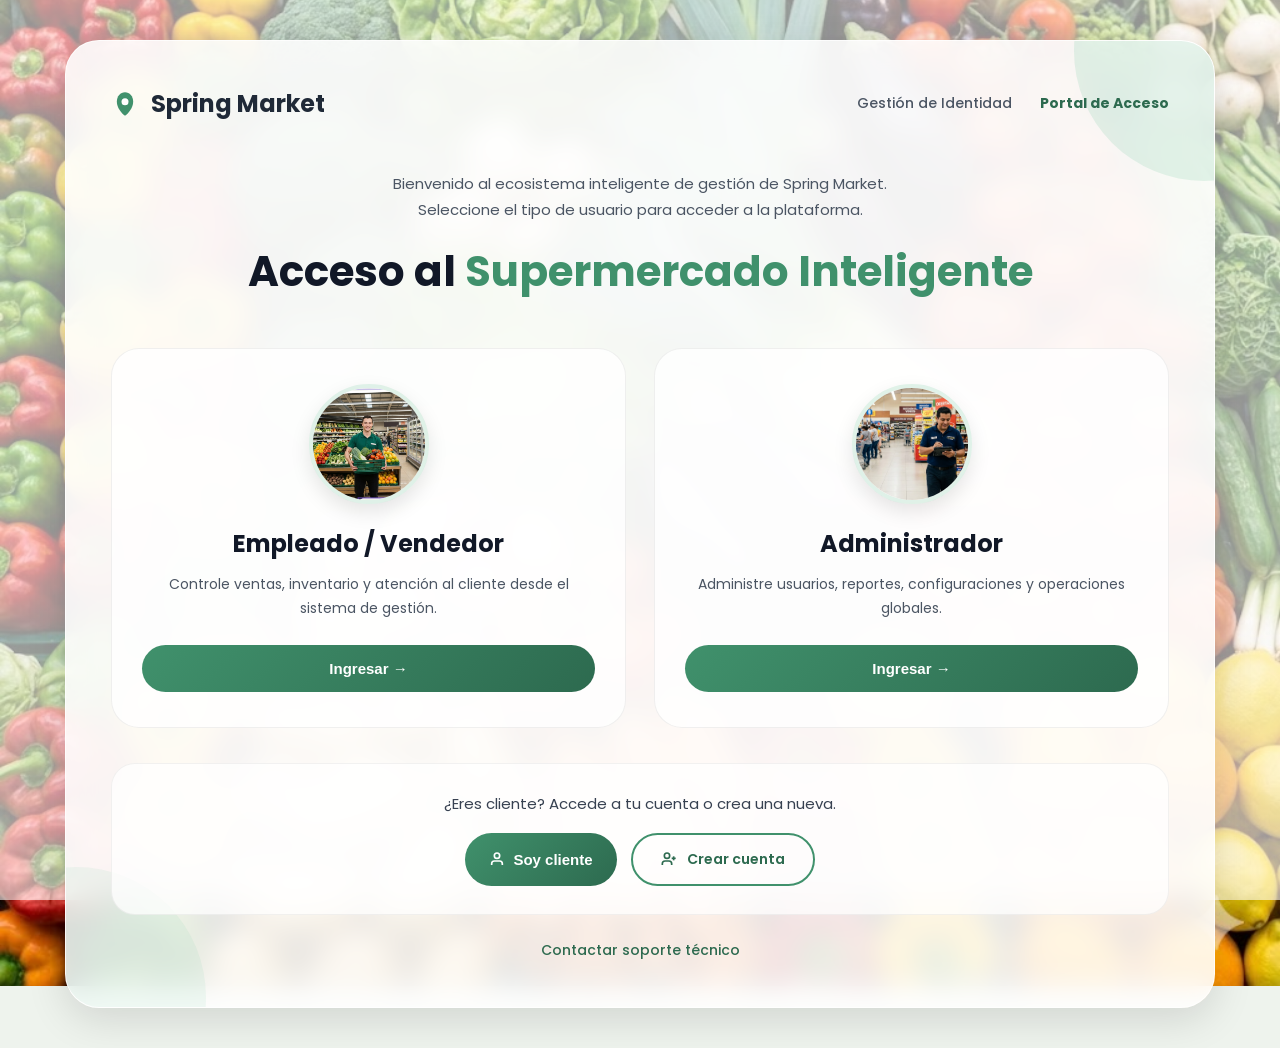
<file: frontend/pages/tienda.html>
﻿<!DOCTYPE html>
<html lang="es">
<head>
  <meta charset="UTF-8">
  <meta name="viewport" content="width=device-width, initial-scale=1.0">
  <title>Spring Market - Tienda</title>
  <link rel="stylesheet" href="../css/style.css">
  <style>
    body { background: #f4f7ef; color: #111827; }
    .store-shell { min-height: 100vh; display: grid; grid-template-columns: 245px 1fr; }
    .store-sidebar {
      background: #b8f2c9; border-right: 1px solid rgba(34,197,94,.25);
      padding: 22px 20px; display: flex; flex-direction: column; gap: 34px;
      position: sticky; top: 0; height: 100vh;
    }
    .brand { display: flex; align-items: center; gap: 9px; color: #19c45b; font-weight: 800; font-size: 16px; }
    .brand-mark {
      width: 24px; height: 24px; border-radius: 50%; background: #16d45b; color: #fff;
      display: grid; place-items: center; font-weight: 800; font-size: 15px;
    }
    .side-nav { display: flex; flex-direction: column; gap: 14px; margin-top: 30px; }
    .side-item {
      display: flex; align-items: center; gap: 11px; padding: 10px 7px;
      color: #345246; text-decoration: none; font-size: 13px; border-radius: 8px;
      border: 0; background: transparent; cursor: pointer; font-family: var(--font-main);
    }
    .side-item.active, .side-item:hover { color: #153826; background: rgba(255,255,255,.32); }
    .side-icon { width: 18px; text-align: center; opacity: .8; }
    .logout { margin-top: auto; color: #ef4444; }
    .store-main { padding: 24px 28px 36px; overflow-x: hidden; }
    .topbar { display: flex; justify-content: flex-end; align-items: center; gap: 12px; margin-bottom: 22px; }
    .cart-shortcut {
      width: 40px; height: 40px; border: 0; border-radius: 10px; background: #19c45b; color: #fff;
      display: grid; place-items: center; cursor: pointer; position: relative; box-shadow: 0 4px 14px rgba(25,196,91,.24);
    }
    .cart-shortcut .cart-count {
      position: absolute; top: -7px; right: -7px; min-width: 20px; height: 20px; border-radius: 999px;
      background: #111827; color: #fff; display: grid; place-items: center; font-size: 10px; font-weight: 900;
    }
    .cart-shortcut .cart-icon { font-size: 20px; line-height: 1; }
    .customer { display: flex; align-items: center; gap: 12px; padding-left: 18px; border-left: 1px solid #dbe3dc; }
    .customer-name { font-size: 12px; font-weight: 800; line-height: 1.1; text-align: right; }
    .customer-role { display: block; font-size: 8px; color: #64748b; letter-spacing: .08em; }
    .avatar {
      width: 34px; height: 34px; border-radius: 50%; border: 2px solid #dbeafe;
      background: #1f2937; color: #fff; display: grid; place-items: center; font-weight: 800;
    }
    .page-section { display: none; }
    .page-section.active { display: block; }
    .store-header { display: flex; justify-content: space-between; align-items: flex-end; margin-bottom: 20px; gap: 16px; }
    .store-header h1 { font-size: 28px; font-weight: 800; margin: 0 0 4px; }
    .store-header p { color: #64748b; font-size: 13px; margin: 0; }
    .summary-pill {
      background: #fff; border: 1px solid #e6ebef; border-radius: 999px;
      padding: 9px 16px; font-size: 12px; font-weight: 800; color: #19c45b;
      box-shadow: 0 2px 10px rgba(15,23,42,.04);
    }
    .hero-band {
      background: #fff; border: 1px solid #e6ebef; border-radius: 12px;
      padding: 24px; margin-bottom: 18px; display: grid; grid-template-columns: 1fr 260px;
      gap: 20px; align-items: center; box-shadow: 0 2px 10px rgba(15,23,42,.04);
    }
    .hero-band h2 { font-size: 24px; margin: 0 0 8px; }
    .hero-band p { color: #64748b; font-size: 14px; max-width: 540px; }
    .hero-visual {
      min-height: 130px; border-radius: 12px; background:
        linear-gradient(135deg, #d1fae5 0%, #fef9c3 100%);
      display: grid; place-items: center; color: #19c45b;
    }
    .hero-visual-inner {
      display: grid; place-items: center; gap: 8px; color: #16a34a;
      font-weight: 900; letter-spacing: .08em;
    }
    .hero-visual-icon { font-size: 56px; line-height: 1; }
    .toolbar { display: flex; gap: 10px; align-items: center; margin-bottom: 18px; flex-wrap: wrap; }
    .search-wrap { position: relative; flex: 1; min-width: 220px; max-width: 380px; }
    .search-wrap input {
      width: 100%; height: 36px; border: 1px solid #e2e8f0; border-radius: 8px;
      padding: 0 12px 0 34px; font-size: 13px; background: #fff; color: #111827;
    }
    .search-wrap::before { content: ''; position: absolute; left: 12px; top: 50%; transform: translateY(-50%); width: 14px; height: 14px; border: 2px solid #94a3b8; border-radius: 50%; pointer-events: none; }
    .search-wrap::after { content: ''; position: absolute; left: 25px; top: 23px; width: 7px; height: 2px; background: #94a3b8; transform: rotate(45deg); pointer-events: none; }
    .toolbar select {
      height: 36px; border: 1px solid #e2e8f0; border-radius: 8px;
      padding: 0 12px; font-size: 13px; background: #fff; color: #374151;
    }
    .catalog-grid { display: grid; grid-template-columns: repeat(auto-fill, minmax(230px, 1fr)); gap: 16px; }
    .product-card {
      background: #fff; border: 1px solid #e6ebef; border-radius: 12px;
      padding: 18px; box-shadow: 0 2px 8px rgba(15,23,42,.04);
    }
    .product-top { display: flex; justify-content: space-between; align-items: flex-start; margin-bottom: 12px; }
    .product-icon { width: 42px; height: 42px; border-radius: 10px; background: #d1fae5; color: #059669; display: grid; place-items: center; font-size: 22px; line-height: 1; }
    .stock-badge { font-size: 10px; font-weight: 800; padding: 3px 8px; border-radius: 99px; background: #d1fae5; color: #065f46; }
    .stock-low { background: #fef3c7; color: #92400e; }
    .product-name { font-size: 14px; font-weight: 800; margin-bottom: 3px; }
    .product-meta { font-size: 11px; color: #9ca3af; margin-bottom: 10px; }
    .product-price { font-size: 18px; font-weight: 900; color: #19c45b; margin-bottom: 12px; }
    .product-actions { display: grid; grid-template-columns: 92px 1fr; gap: 8px; align-items: center; }
    .qty-input { height: 34px; text-align: center; border-radius: 8px; }
    .btn-add, .btn-checkout, .btn-clear, .btn-print {
      border: 0; border-radius: 8px; padding: 9px 12px; font-size: 12px; font-weight: 800;
      cursor: pointer; font-family: var(--font-main);
    }
    .btn-add, .btn-checkout { background: #19c45b; color: #fff; }
    .btn-add:hover, .btn-checkout:hover { background: #15ad4e; }
    .btn-clear { background: #fee2e2; color: #991b1b; }
    .btn-print { background: #e0f2fe; color: #0369a1; }
    .cart-layout { display: grid; grid-template-columns: 1fr 330px; gap: 18px; align-items: start; }
    .panel {
      background: #fff; border: 1px solid #e6ebef; border-radius: 12px;
      padding: 20px; box-shadow: 0 2px 10px rgba(15,23,42,.04);
    }
    .panel-title { font-size: 15px; font-weight: 900; margin-bottom: 16px; }
    .cart-item { display: grid; grid-template-columns: 1fr 76px 88px 28px; gap: 12px; align-items: center; padding: 12px 0; border-bottom: 1px solid #f1f5f9; }
    .cart-item:last-child { border-bottom: 0; }
    .cart-name { font-size: 13px; font-weight: 800; }
    .cart-meta { font-size: 11px; color: #94a3b8; }
    .cart-price, .cart-subtotal { text-align: right; font-size: 13px; font-weight: 800; }
    .remove-btn { width: 28px; height: 28px; border: 0; border-radius: 7px; background: #fee2e2; color: #991b1b; cursor: pointer; }
    .total-row { display: flex; justify-content: space-between; align-items: center; margin: 12px 0; font-size: 13px; }
    .grand-total { font-size: 24px; font-weight: 900; color: #19c45b; }
    .checkout-field { margin-top: 12px; }
    .checkout-field label { display: block; font-size: 11px; font-weight: 800; color: #64748b; text-transform: uppercase; letter-spacing: .07em; margin-bottom: 6px; }
    .checkout-field select {
      width: 100%; height: 38px; border: 1px solid #e2e8f0; border-radius: 8px;
      padding: 0 12px; font-size: 13px; background: #fff; color: #374151;
    }
    .orders-table { width: 100%; border-collapse: collapse; }
    .orders-table th { font-size: 10px; color: #9ca3af; text-transform: uppercase; letter-spacing: .07em; }
    .orders-table td { font-size: 13px; }
    .state-msg { text-align: center; padding: 44px 10px; color: #9ca3af; font-size: 14px; }
    #alert-box { display: none; margin-bottom: 16px; padding: 11px 16px; border-radius: 8px; font-size: 13px; font-weight: 700; }
    #alert-box.show { display: block; }
    #alert-box.alert-success { background: #d1fae5; color: #065f46; }
    #alert-box.alert-danger { background: #fee2e2; color: #991b1b; }
    @media(max-width: 900px) {
      .store-shell { grid-template-columns: 1fr; }
      .store-sidebar { position: static; height: auto; }
      .hero-band, .cart-layout { grid-template-columns: 1fr; }
    }
    @media print {
      body * { visibility: hidden; }
      #receipt-panel, #receipt-panel * { visibility: visible; }
      #receipt-panel { position: absolute; left: 0; top: 0; width: 100%; border: 0; box-shadow: none; }
      .no-print { display: none !important; }
    }
  </style>
</head>
<body>
<div class="store-shell">
  <aside class="store-sidebar">
    <div>
      <div class="brand"><div class="brand-mark">S</div>Spring Market</div>
      <nav class="side-nav">
        <button class="side-item active" data-section="inicio"><span class="side-icon">🏠</span> Inicio</button>
        <button class="side-item" data-section="tienda"><span class="side-icon">🏪</span> Tienda</button>
        <button class="side-item" data-section="carrito"><span class="side-icon">🛒</span> Carrito <span id="cart-count-nav"></span></button>
        <button class="side-item" data-section="pedidos"><span class="side-icon">🧾</span> Mis pedidos</button>
        <button class="side-item logout" onclick="Auth.logout()"><span class="side-icon">🚪</span> Cerrar sesion</button>
      </nav>
    </div>
  </aside>

  <main class="store-main">
    <div class="topbar">
      <button class="cart-shortcut" onclick="mostrarSeccion('carrito')" title="Abrir carrito">
        <span class="cart-count" id="cart-count-bubble">0</span>
        <span class="cart-icon">🛒</span>
      </button>
      <div class="customer">
        <div>
          <div class="customer-name" id="user-name">Cliente</div>
          <span class="customer-role">CLIENTE</span>
        </div>
        <div class="avatar" id="avatar">C</div>
      </div>
    </div>

    <div id="alert-box"></div>

    <section class="page-section active" id="section-inicio">
      <div class="store-header">
        <div>
          <h1>Inicio</h1>
          <p>Bienvenido a la tienda en linea de Spring Market.</p>
        </div>
        <span class="summary-pill" id="home-cart-pill">0 productos en carrito</span>
      </div>
      <div class="hero-band">
        <div>
          <h2>Compra productos frescos y recibe tu pedido listo.</h2>
          <p>Explora el catalogo disponible, agrega productos al carrito y confirma tu compra desde una sola pantalla.</p>
          <button class="btn-checkout" style="margin-top:16px" onclick="mostrarSeccion('tienda')">Ver productos</button>
        </div>
        <div class="hero-visual">
          <div class="hero-visual-inner">
            <span class="hero-visual-icon">🏪</span>
            <span>SM</span>
          </div>
        </div>
      </div>
    </section>

    <section class="page-section" id="section-tienda">
      <div class="store-header">
        <div>
          <h1>Tienda</h1>
          <p>Busca productos disponibles y agregalos al carrito.</p>
        </div>
        <span class="summary-pill" id="store-total-pill">$0.00</span>
      </div>
      <div class="toolbar">
        <div class="search-wrap">
          <input type="text" id="search-input" placeholder="Buscar producto...">
        </div>
        <select id="cat-filter"><option value="">Todas las categorias</option></select>
      </div>
      <div class="catalog-grid" id="productos-grid">
        <div class="state-msg">Cargando productos...</div>
      </div>
    </section>

    <section class="page-section" id="section-carrito">
      <div class="store-header">
        <div>
          <h1>Carrito</h1>
          <p>Revisa tu pedido antes de comprar.</p>
        </div>
      </div>
      <div class="cart-layout">
        <div class="panel">
          <div class="panel-title">Productos seleccionados</div>
          <div id="cart-list"></div>
        </div>
        <div class="panel">
          <div class="panel-title">Resumen</div>
          <div class="total-row"><span>Productos</span><strong id="summary-items">0</strong></div>
          <div class="total-row"><span>Subtotal</span><strong id="summary-subtotal">$0.00</strong></div>
          <div class="total-row"><span>Total</span><span class="grand-total" id="summary-total">$0.00</span></div>
          <div class="checkout-field">
            <label for="payment-method">Metodo de pago</label>
            <select id="payment-method">
              <option value="EFECTIVO">Efectivo</option>
              <option value="TARJETA">Tarjeta</option>
              <option value="TRANSFERENCIA">Transferencia</option>
            </select>
          </div>
          <button class="btn-checkout" style="width:100%;margin-top:12px" id="btn-buy">Comprar</button>
          <button class="btn-clear" style="width:100%;margin-top:8px" id="btn-clear-cart">Vaciar carrito</button>
        </div>
      </div>
    </section>

    <section class="page-section" id="section-pedidos">
      <div class="store-header">
        <div>
          <h1>Mis pedidos</h1>
          <p>Historial de compras realizadas con tu cuenta.</p>
        </div>
      </div>
      <div class="panel">
        <table class="orders-table">
          <thead>
          <tr>
            <th>ID</th>
            <th>Fecha</th>
            <th>Estado</th>
            <th>Total</th>
            <th>Detalle</th>
          </tr>
          </thead>
          <tbody id="orders-body"><tr><td colspan="5" class="state-msg">Cargando pedidos...</td></tr></tbody>
        </table>
      </div>
    </section>

    <section class="page-section" id="section-recibo">
      <div class="store-header no-print">
        <div>
          <h1>Compra confirmada</h1>
          <p>Tu recibo esta listo para imprimir.</p>
        </div>
        <button class="btn-print" onclick="window.print()">Imprimir recibo</button>
      </div>
      <div class="panel" id="receipt-panel"></div>
    </section>
  </main>
</div>

<script src="../js/api.js"></script>
<script>
  if (!Auth.requireAuth(['CLIENTE'])) throw new Error('No autorizado');

  const ICONS = {
    box: '📦',
    milk: '🥛',
    meat: '🥩',
    fruit: '🍎',
    drink: '🥤',
    bread: '🥖',
    clean: '🧼',
    snack: '🍪'
  };

  const nombre = localStorage.getItem('nombre') || 'Cliente';
  const clienteId = localStorage.getItem('clienteId');
  const CART_KEY = 'springmarket_cart_cliente_' + (clienteId || 'anon');
  const state = { productos: [], categorias: [], carrito: cargarCarrito(), pedidos: [] };

  document.getElementById('user-name').textContent = nombre;
  document.getElementById('avatar').textContent = nombre.split(' ').map(p => p[0]).join('').slice(0, 2).toUpperCase();

  function cargarCarrito() {
    try { return JSON.parse(localStorage.getItem(CART_KEY)) || []; }
    catch (e) { return []; }
  }

  function guardarCarrito() {
    localStorage.setItem(CART_KEY, JSON.stringify(state.carrito));
    renderCarrito();
  }

  function alerta(tipo, msg) {
    const el = document.getElementById('alert-box');
    el.className = 'alert-' + tipo + ' show';
    el.textContent = msg;
    el.style.display = 'block';
    setTimeout(() => { el.style.display = 'none'; }, 3500);
  }

  function mostrarSeccion(name) {
    document.querySelectorAll('.page-section').forEach(s => s.classList.remove('active'));
    document.getElementById('section-' + name).classList.add('active');
    document.querySelectorAll('.side-item[data-section]').forEach(b => b.classList.toggle('active', b.dataset.section === name));
    if (name === 'pedidos') cargarPedidos();
  }

  document.querySelectorAll('.side-item[data-section]').forEach(btn => {
    btn.addEventListener('click', () => mostrarSeccion(btn.dataset.section));
  });

  function iconForProduct(producto) {
    const cat = (producto.categoria?.nombre || '').toLowerCase();
    if (cat.includes('lact')) return ICONS.milk;
    if (cat.includes('carne')) return ICONS.meat;
    if (cat.includes('fruta') || cat.includes('verdura')) return ICONS.fruit;
    if (cat.includes('bebida')) return ICONS.drink;
    if (cat.includes('pan')) return ICONS.bread;
    if (cat.includes('limpieza')) return ICONS.clean;
    if (cat.includes('snack')) return ICONS.snack;
    return ICONS.box;
  }

  function renderProductos() {
    const grid = document.getElementById('productos-grid');
    const query = document.getElementById('search-input').value.trim().toLowerCase();
    const catId = document.getElementById('cat-filter').value;
    const productos = state.productos.filter(p => {
      const stock = p.stock || 0;
      const matchNombre = !query || p.nombre.toLowerCase().includes(query);
      const matchCat = !catId || String(p.categoria?.id) === catId;
      return stock > 0 && matchNombre && matchCat;
    });

    if (!productos.length) {
      grid.innerHTML = '<div class="state-msg">No hay productos disponibles con esos filtros.</div>';
      return;
    }

    grid.innerHTML = productos.map(p => {
      const stockClass = (p.stock || 0) <= 5 ? ' stock-low' : '';
      return `<div class="product-card">
        <div class="product-top">
          <div class="product-icon">${iconForProduct(p)}</div>
          <span class="stock-badge${stockClass}">${p.stock || 0} disponibles</span>
        </div>
        <div class="product-name">${p.nombre}</div>
        <div class="product-meta">${p.categoria?.nombre || 'Sin categoria'}</div>
        <div class="product-price">${formatPrice(p.precio)}</div>
        <div class="product-actions">
          <input class="qty-input" id="qty-${p.id}" type="number" min="1" max="${p.stock || 1}" value="1">
          <button class="btn-add" onclick="agregarAlCarrito(${p.id})">Agregar</button>
        </div>
      </div>`;
    }).join('');
  }

  function agregarAlCarrito(id) {
    const producto = state.productos.find(p => p.id === id);
    const qty = parseInt(document.getElementById('qty-' + id).value) || 1;
    if (!producto || qty < 1) return;
    const actual = state.carrito.find(i => i.id === id);
    const nuevaCantidad = (actual ? actual.cantidad : 0) + qty;
    if (nuevaCantidad > (producto.stock || 0)) {
      alerta('danger', 'No hay suficiente stock para ' + producto.nombre);
      return;
    }
    if (actual) actual.cantidad = nuevaCantidad;
    else state.carrito.push({
      id: producto.id,
      nombre: producto.nombre,
      precio: parseFloat(producto.precio),
      stock: producto.stock || 0,
      categoria: producto.categoria?.nombre || 'Sin categoria',
      cantidad: qty
    });
    guardarCarrito();
    alerta('success', producto.nombre + ' agregado al carrito.');
  }

  function cambiarCantidad(id, value) {
    const item = state.carrito.find(i => i.id === id);
    if (!item) return;
    const qty = Math.max(1, Math.min(parseInt(value) || 1, item.stock));
    item.cantidad = qty;
    guardarCarrito();
  }

  function quitarItem(id) {
    state.carrito = state.carrito.filter(i => i.id !== id);
    guardarCarrito();
  }

  function calcularTotal() {
    return state.carrito.reduce((acc, item) => acc + (item.precio * item.cantidad), 0);
  }

  function renderCarrito() {
    const list = document.getElementById('cart-list');
    const total = calcularTotal();
    const unidades = state.carrito.reduce((acc, item) => acc + item.cantidad, 0);
    document.getElementById('cart-count-nav').textContent = unidades ? '(' + unidades + ')' : '';
    document.getElementById('cart-count-bubble').textContent = unidades;
    document.getElementById('home-cart-pill').textContent = unidades + ' productos en carrito';
    document.getElementById('store-total-pill').textContent = formatPrice(total);
    document.getElementById('summary-items').textContent = unidades;
    document.getElementById('summary-subtotal').textContent = formatPrice(total);
    document.getElementById('summary-total').textContent = formatPrice(total);
    document.getElementById('btn-buy').disabled = state.carrito.length === 0;

    if (!state.carrito.length) {
      list.innerHTML = '<div class="state-msg">Tu carrito esta vacio.</div>';
      return;
    }

    list.innerHTML = state.carrito.map(item => `
      <div class="cart-item">
        <div>
          <div class="cart-name">${item.nombre}</div>
          <div class="cart-meta">${item.categoria} - ${formatPrice(item.precio)} c/u</div>
        </div>
        <input class="qty-input" type="number" min="1" max="${item.stock}" value="${item.cantidad}" onchange="cambiarCantidad(${item.id}, this.value)">
        <div class="cart-subtotal">${formatPrice(item.precio * item.cantidad)}</div>
        <button class="remove-btn" onclick="quitarItem(${item.id})">x</button>
      </div>
    `).join('');
  }

  async function comprar() {
    if (!state.carrito.length) return;
    const total = calcularTotal();
    const payload = {
      total: total,
      estado: 'COMPLETADA',
      cliente: clienteId ? { id: parseInt(clienteId) } : null,
      detalles: state.carrito.map(item => ({
        producto: { id: item.id },
        cantidad: item.cantidad,
        precioUnitario: item.precio,
        subtotal: parseFloat((item.precio * item.cantidad).toFixed(2))
      })),
      pagos: [{ metodoPago: document.getElementById('payment-method').value, monto: total }]
    };

    const btn = document.getElementById('btn-buy');
    btn.disabled = true;
    btn.textContent = 'Procesando...';
    try {
      const venta = await Ventas.registrar(payload);
      state.carrito = [];
      guardarCarrito();
      renderRecibo(venta);
      await cargarPedidos();
      mostrarSeccion('recibo');
      alerta('success', 'Compra registrada correctamente.');
    } catch (err) {
      alerta('danger', 'Error al registrar compra: ' + err.message);
    } finally {
      btn.disabled = false;
      btn.textContent = 'Comprar';
    }
  }

  function renderRecibo(venta) {
    const detalles = venta.detalles || [];
    const fecha = venta.fecha ? formatDate(venta.fecha) : formatDate(new Date());
    document.getElementById('receipt-panel').innerHTML = `
      <div style="text-align:center;margin-bottom:18px">
        <h2 style="margin:0;color:#19c45b">Spring Market</h2>
        <p style="margin:4px 0;color:#64748b;font-size:13px">Recibo de compra #${venta.id || ''}</p>
      </div>
      <p><strong>Cliente:</strong> ${nombre}</p>
      <p><strong>Fecha:</strong> ${fecha}</p>
      <p><strong>Metodo de pago:</strong> ${(venta.pagos && venta.pagos[0]) ? venta.pagos[0].metodoPago : document.getElementById('payment-method').value}</p>
      <table style="width:100%;border-collapse:collapse;margin-top:16px">
        <thead><tr><th>Producto</th><th>Cant.</th><th>Precio</th><th>Subtotal</th></tr></thead>
        <tbody>
          ${detalles.map(d => `<tr>
            <td>${d.producto?.nombre || 'Producto'}</td>
            <td>${d.cantidad}</td>
            <td>${formatPrice(d.precioUnitario)}</td>
            <td>${formatPrice(d.subtotal)}</td>
          </tr>`).join('')}
        </tbody>
      </table>
      <div style="text-align:right;margin-top:18px;font-size:22px;font-weight:900;color:#19c45b">Total: ${formatPrice(venta.total || 0)}</div>
    `;
  }

  async function cargarPedidos() {
    try {
      const pedidos = await Ventas.misCompras();
      state.pedidos = pedidos || [];
      const body = document.getElementById('orders-body');
      if (!state.pedidos.length) {
        body.innerHTML = '<tr><td colspan="5" class="state-msg">Aun no tienes pedidos.</td></tr>';
        return;
      }
      body.innerHTML = state.pedidos.slice().reverse().map(v => `
        <tr>
          <td>#${v.id}</td>
          <td>${formatDate(v.fecha)}</td>
          <td>${formatEstado(v.estado)}</td>
          <td><strong>${formatPrice(v.total || 0)}</strong></td>
          <td>${(v.detalles || []).length} productos</td>
        </tr>
      `).join('');
    } catch (err) {
      document.getElementById('orders-body').innerHTML = '<tr><td colspan="5" class="state-msg">No se pudieron cargar los pedidos.</td></tr>';
    }
  }

  async function cargar() {
    try {
      const [productos, categorias] = await Promise.all([Productos.disponibles(), Categorias.listar()]);
      state.productos = productos || [];
      state.categorias = categorias || [];
      document.getElementById('cat-filter').innerHTML = '<option value="">Todas las categorias</option>' +
        state.categorias.map(c => `<option value="${c.id}">${c.nombre}</option>`).join('');
      renderProductos();
      renderCarrito();
    } catch (err) {
      document.getElementById('productos-grid').innerHTML = '<div class="state-msg">Error al cargar productos: ' + err.message + '</div>';
    }
  }

  document.getElementById('search-input').addEventListener('input', renderProductos);
  document.getElementById('cat-filter').addEventListener('change', renderProductos);
  document.getElementById('btn-buy').addEventListener('click', comprar);
  document.getElementById('btn-clear-cart').addEventListener('click', () => {
    state.carrito = [];
    guardarCarrito();
  });

  cargar();
</script>
</body>
</html>
</file>
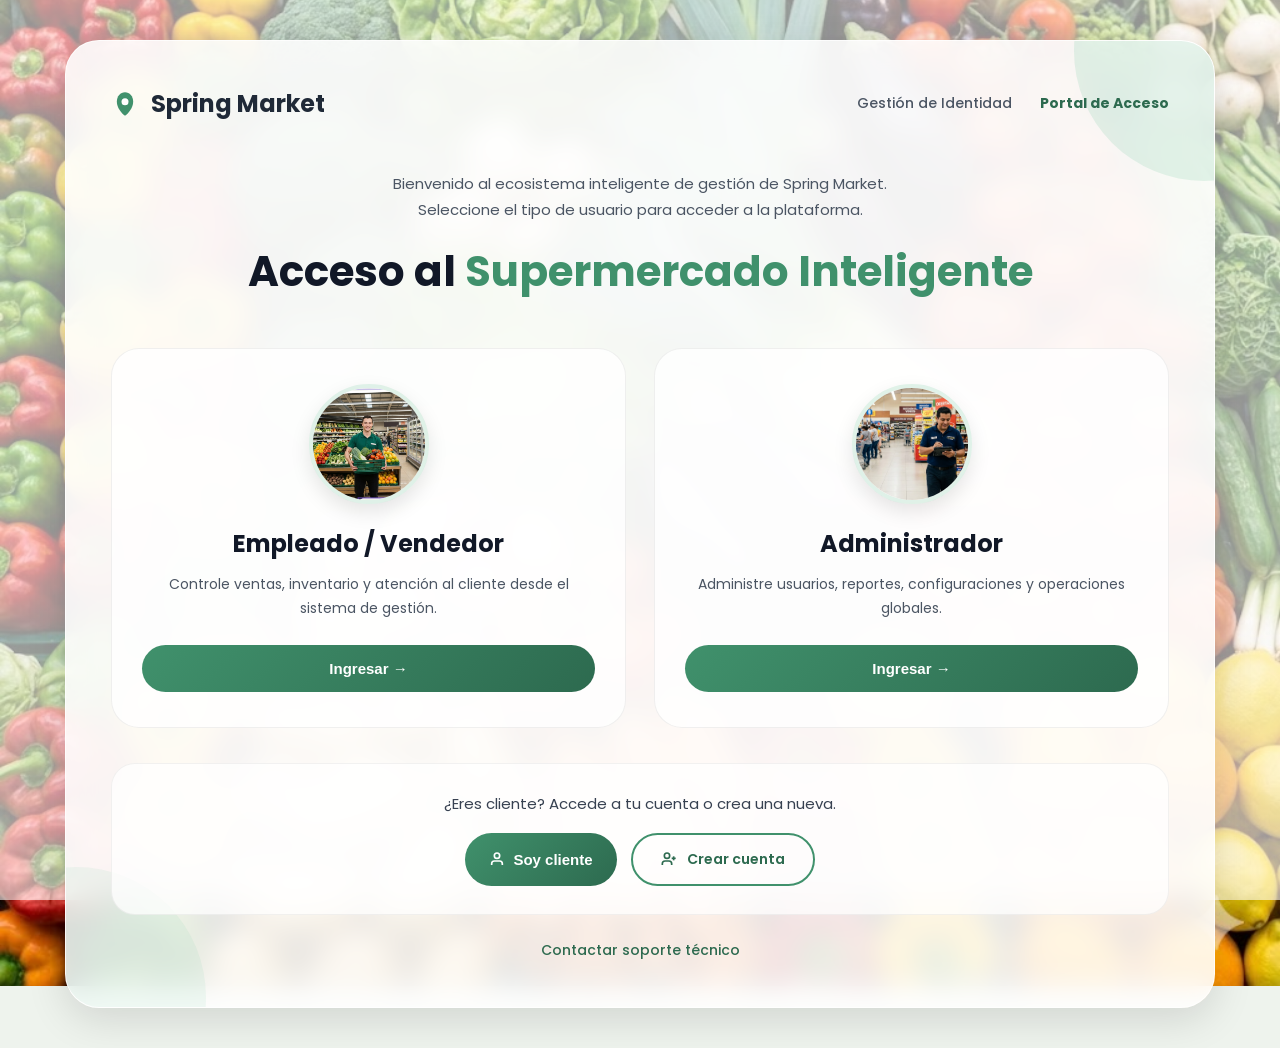
<file: frontend/pages/ventas.html>
<!DOCTYPE html>
<html lang="es">
<head>
  <meta charset="UTF-8">
  <meta name="viewport" content="width=device-width, initial-scale=1.0">
  <title>Spring Market - Ventas</title>
  <link rel="stylesheet" href="../css/style.css">
  <style>
    body { background: #f4f7ef; color: #111827; }
    .admin-shell { min-height: 100vh; display: grid; grid-template-columns: 255px 1fr; }
    .admin-sidebar {
      background: #b8f2c9; border-right: 1px solid rgba(34,197,94,.25);
      padding: 22px 20px; display: flex; flex-direction: column; gap: 42px;
      position: sticky; top: 0; height: 100vh;
    }
    .brand { display: flex; align-items: center; gap: 9px; color: #19c45b; font-weight: 800; font-size: 16px; }
    .brand-mark {
      width: 24px; height: 24px; border-radius: 50%; background: #16d45b; color: #fff;
      display: grid; place-items: center; font-weight: 800; font-size: 15px;
    }
    .side-nav { display: flex; flex-direction: column; gap: 14px; margin-top: 34px; }
    .side-item {
      display: flex; align-items: center; gap: 11px; padding: 10px 7px;
      color: #345246; text-decoration: none; font-size: 13px; border-radius: 8px;
      border: 0; background: transparent; cursor: pointer; font-family: var(--font-main);
    }
    .side-item.active, .side-item:hover { color: #153826; background: rgba(255,255,255,.32); }
    .side-icon { width: 18px; text-align: center; opacity: .8; }
    .logout { margin-top: auto; color: #ef4444; }

    .sales-main { padding: 24px 28px 36px; overflow-x: hidden; }
    .topbar { display: flex; align-items: center; gap: 18px; margin-bottom: 22px; }
    .top-actions { margin-left: auto; display: flex; align-items: center; gap: 18px; color: #34475d; }
    .manager { display: flex; align-items: center; gap: 12px; padding-left: 18px; border-left: 1px solid #dbe3dc; }
    .manager-name { font-size: 12px; font-weight: 800; line-height: 1.1; text-align: right; }
    .manager-role { display: block; font-size: 8px; color: #64748b; letter-spacing: .08em; }
    .avatar {
      width: 34px; height: 34px; border-radius: 50%; border: 2px solid #dbeafe;
      background: #1f2937; color: #fff; display: grid; place-items: center; font-weight: 800;
    }
    .page-header { display: flex; align-items: flex-end; justify-content: space-between; margin-bottom: 20px; gap: 16px; }
    .page-header h1 { font-size: 26px; font-weight: 800; margin: 0 0 3px; }
    .page-header p { color: #64748b; font-size: 13px; margin: 0; }
    .summary-strip { display: grid; grid-template-columns: repeat(3, 1fr); gap: 14px; margin-bottom: 20px; }
    .summary-card {
      background: #fff; border: 1px solid #e6ebef; border-radius: 10px;
      padding: 16px 18px; box-shadow: 0 2px 10px rgba(15,23,42,.04);
    }
    .summary-label { color: #64748b; font-size: 11px; text-transform: uppercase; font-weight: 800; letter-spacing: .08em; }
    .summary-value { font-size: 20px; font-weight: 900; color: #111827; margin-top: 4px; }
    .summary-select {
      width: 100%; height: 36px; margin-top: 7px; border: 1px solid #e2e8f0; border-radius: 8px;
      padding: 0 12px; font-size: 16px; font-weight: 900; color: #111827; background: #fff;
    }
    .sales-layout { display: grid; grid-template-columns: minmax(0, 1fr) 380px; gap: 18px; align-items: start; }
    .panel {
      background: #fff; border: 1px solid #e6ebef; border-radius: 12px;
      padding: 20px; box-shadow: 0 2px 10px rgba(15,23,42,.04);
    }
    .panel-title { font-size: 15px; font-weight: 900; margin-bottom: 16px; }
    .panel-head { display: flex; align-items: center; justify-content: space-between; gap: 12px; margin-bottom: 16px; }
    .toolbar { display: flex; gap: 10px; align-items: center; margin-bottom: 18px; flex-wrap: wrap; }
    .search-wrap { position: relative; flex: 1; min-width: 220px; }
    .search-wrap input {
      width: 100%; height: 36px; border: 1px solid #e2e8f0; border-radius: 8px;
      padding: 0 12px 0 36px; font-size: 13px; background: #fff; color: #111827;
    }
    .search-wrap .action-icon { position: absolute; left: 10px; top: 50%; transform: translateY(-50%); color: #94a3b8; }
    .toolbar select, .cart-select {
      height: 36px; border: 1px solid #e2e8f0; border-radius: 8px;
      padding: 0 12px; font-size: 13px; background: #fff; color: #374151;
    }
    .catalog-grid { display: grid; grid-template-columns: repeat(auto-fill, minmax(220px, 1fr)); gap: 14px; }
    .product-card {
      background: #fff; border: 1px solid #e6ebef; border-radius: 12px;
      padding: 16px; box-shadow: 0 2px 8px rgba(15,23,42,.04); transition: box-shadow .15s, transform .15s;
    }
    .product-card:hover { box-shadow: 0 5px 18px rgba(15,23,42,.09); transform: translateY(-1px); }
    .product-top { display: flex; justify-content: space-between; align-items: flex-start; margin-bottom: 12px; }
    .product-icon {
      width: 42px; height: 42px; border-radius: 10px; background: #d1fae5; color: #059669;
      display: grid; place-items: center; font-size: 22px; line-height: 1;
    }
    .product-name { font-size: 14px; font-weight: 900; margin-bottom: 4px; }
    .product-meta { font-size: 11px; color: #9ca3af; margin-bottom: 10px; }
    .product-price { font-size: 18px; font-weight: 900; color: #19c45b; margin-bottom: 10px; }
    .stock-badge { display: inline-block; font-size: 10px; font-weight: 800; padding: 3px 8px; border-radius: 99px; background: #d1fae5; color: #065f46; }
    .stock-low { background: #fef3c7; color: #92400e; }
    .product-actions { display: grid; grid-template-columns: 76px 1fr; gap: 8px; margin-top: 12px; }
    .qty-input { height: 34px; text-align: center; border-radius: 8px; }
    .btn-add, .btn-confirm, .btn-clear, .btn-print, .btn-secondary-local {
      border: 0; border-radius: 8px; padding: 9px 12px; font-size: 12px; font-weight: 800;
      cursor: pointer; font-family: var(--font-main);
    }
    .btn-add, .btn-confirm { background: #19c45b; color: #fff; }
    .btn-add:hover, .btn-confirm:hover { background: #15ad4e; }
    .btn-clear { background: #fee2e2; color: #991b1b; }
    .btn-print, .btn-secondary-local { background: #e0f2fe; color: #0369a1; }
    .cart-panel { position: sticky; top: 20px; }
    .cart-item { display: grid; grid-template-columns: 1fr 66px 72px 28px; gap: 8px; align-items: center; padding: 11px 0; border-bottom: 1px solid #f1f5f9; }
    .cart-item:last-child { border-bottom: 0; }
    .cart-name { font-size: 13px; font-weight: 900; }
    .cart-meta { font-size: 11px; color: #94a3b8; }
    .cart-subtotal { text-align: right; font-size: 13px; font-weight: 900; }
    .remove-btn { width: 28px; height: 28px; border: 0; border-radius: 7px; background: #fee2e2; color: #991b1b; cursor: pointer; }
    .total-row { display: flex; justify-content: space-between; align-items: center; margin: 12px 0; font-size: 13px; }
    .grand-total { font-size: 24px; font-weight: 900; color: #19c45b; }
    .checkout-grid { display: grid; gap: 12px; margin-top: 12px; }
    .state-msg { text-align: center; padding: 40px 10px; color: #9ca3af; font-size: 14px; }
    #alert-box { display: none; margin-bottom: 16px; padding: 11px 16px; border-radius: 8px; font-size: 13px; font-weight: 700; }
    #alert-box.show { display: block; }
    #alert-box.alert-success { background: #d1fae5; color: #065f46; }
    #alert-box.alert-danger { background: #fee2e2; color: #991b1b; }
    #alert-box.alert-warning { background: #fef3c7; color: #92400e; }
    .receipt-modal {
      display: none; position: fixed; inset: 0; background: rgba(15,23,42,.48); z-index: 200;
      align-items: center; justify-content: center; padding: 20px;
    }
    .receipt-modal.open { display: flex; }
    .receipt-card { background: #fff; border-radius: 14px; width: 560px; max-width: 95vw; padding: 24px; box-shadow: 0 20px 60px rgba(0,0,0,.18); }
    .receipt-actions { display: flex; justify-content: flex-end; gap: 8px; margin-top: 18px; }
    .receipt-box { border: 1px dashed #d1d5db; border-radius: 10px; padding: 18px; background: #fff; }
    .receipt-table { width: 100%; border-collapse: collapse; margin-top: 14px; }
    .receipt-table th, .receipt-table td { padding: 8px 4px; border-bottom: 1px solid #eef2f7; font-size: 12px; text-align: left; }
    .receipt-table th:nth-child(2), .receipt-table td:nth-child(2),
    .receipt-table th:nth-child(3), .receipt-table td:nth-child(3) { text-align: right; }
    @media(max-width: 980px) {
      .admin-shell { grid-template-columns: 1fr; }
      .admin-sidebar { position: static; height: auto; }
      .sales-layout { grid-template-columns: 1fr; }
      .summary-strip { grid-template-columns: 1fr; }
      .cart-panel { position: static; }
    }
    @media print {
      @page { margin: 10mm; }
      html, body { background: #fff !important; height: auto !important; margin: 0 !important; }
      .admin-shell { display: none !important; }
      #receipt-modal {
        display: block !important; position: static !important; inset: auto !important;
        background: #fff !important; padding: 0 !important;
      }
      .receipt-card {
        width: auto !important; max-width: none !important; padding: 0 !important;
        box-shadow: none !important; border-radius: 0 !important;
      }
      #receipt-print-area {
        display: block !important; position: static !important; width: auto !important;
        border: 0 !important; box-shadow: none !important; padding: 0 !important;
      }
      .no-print, .receipt-actions, .receipt-card > .panel-head { display: none !important; }
    }
  </style>
</head>
<body>
<div class="admin-shell">
  <aside class="admin-sidebar">
    <div>
      <div class="brand"><div class="brand-mark">S</div>Spring Market</div>
      <nav class="side-nav">
        <a class="side-item" href="dashboard.html"><span class="side-icon">📊</span> Inicio</a>
        <a class="side-item" href="productos.html"><span class="side-icon">📦</span> Productos</a>
        <a class="side-item active" href="ventas.html"><span class="side-icon">🛒</span> Ventas</a>
        <a class="side-item" href="sucursales.html"><span class="side-icon">🏪</span> Sucursales</a>
        <a class="side-item admin-only" href="proveedores.html"><span class="side-icon">🚚</span> Proveedores</a>
        <a class="side-item" href="reportes.html"><span class="side-icon">📋</span> Reportes</a>
        <a class="side-item admin-only" href="soporte-admin.html"><span class="side-icon">🛠️</span> Soporte</a>
      </nav>
    </div>
  </aside>

  <main class="sales-main">
    <div class="topbar">
      <div class="top-actions">
        <div class="manager">
          <div>
            <div class="manager-name" id="user-name">Usuario</div>
            <span class="manager-role" id="user-role">ROL</span>
          </div>
          <div class="avatar" id="avatar">U</div>
        </div>
      </div>
    </div>

    <div class="page-header">
      <div>
        <h1>Registrar venta</h1>
        <p>Busca productos, arma el carrito, confirma el pago y genera el recibo.</p>
      </div>
      <button class="btn-secondary-local" onclick="cargarTodo()">Actualizar</button>
    </div>

    <div id="alert-box"></div>

    <section class="summary-strip">
      <div class="summary-card">
        <div class="summary-label">Vendedor</div>
        <div class="summary-value" id="vendedor-nombre">-</div>
      </div>
      <div class="summary-card">
        <div class="summary-label">Sucursal</div>
        <div class="summary-value" id="vendedor-sucursal">-</div>
        <select class="summary-select admin-only" id="resumen-sucursal-id" aria-label="Cambiar sucursal activa"></select>
      </div>
      <div class="summary-card">
        <div class="summary-label">Ventas recientes</div>
        <div class="summary-value" id="ventas-hoy">0</div>
      </div>
    </section>

    <section class="sales-layout">
      <div class="panel">
        <div class="panel-head">
          <div>
            <div class="panel-title" style="margin-bottom:2px">Catalogo para venta</div>
            <div style="color:#9ca3af;font-size:12px">Productos disponibles en inventario.</div>
          </div>
        </div>
        <div class="toolbar">
          <div class="search-wrap">
            <span class="action-icon">🔍</span>
            <input id="busqueda" type="search" placeholder="Buscar producto...">
          </div>
          <select id="categoria"><option value="">Todas las categorias</option></select>
        </div>
        <div id="productos-grid" class="catalog-grid"><div class="state-msg">Cargando productos...</div></div>
      </div>

      <aside class="panel cart-panel">
        <div class="panel-head">
          <div class="panel-title" style="margin:0">Venta actual</div>
          <button class="btn-clear" onclick="vaciarCarrito()">Limpiar</button>
        </div>
        <div id="carrito-lista"></div>
        <div class="total-row"><span>Productos</span><strong id="summary-items">0</strong></div>
        <div class="total-row"><span>Total</span><span class="grand-total" id="carrito-total">$0.00</span></div>
        <div class="checkout-grid">
          <label for="cliente-id">Cliente registrado opcional</label>
          <select class="cart-select" id="cliente-id"><option value="">Consumidor final</option></select>
          <label for="sucursal-id">Sucursal</label>
          <select class="cart-select" id="sucursal-id"></select>
          <label for="metodo-pago">Metodo de pago</label>
          <select class="cart-select" id="metodo-pago">
            <option value="EFECTIVO">Efectivo</option>
            <option value="TARJETA">Tarjeta</option>
            <option value="TRANSFERENCIA">Transferencia</option>
          </select>
          <button class="btn-confirm" id="btn-confirmar" onclick="confirmarVenta()">Confirmar venta</button>
        </div>
      </aside>
    </section>

    <section class="panel" style="margin-top:18px">
      <div class="panel-head">
        <div class="panel-title" style="margin:0">Mis ventas recientes</div>
        <button class="btn-secondary-local" onclick="cargarMisVentas()">Actualizar</button>
      </div>
      <div class="table-wrapper">
        <table>
          <thead>
          <tr>
            <th>ID</th>
            <th>Fecha</th>
            <th>Cliente</th>
            <th>Total</th>
            <th>Estado</th>
          </tr>
          </thead>
          <tbody id="ventas-body"><tr><td colspan="5" class="state-msg">Cargando ventas...</td></tr></tbody>
        </table>
      </div>
    </section>
  </main>
</div>

<div class="receipt-modal" id="receipt-modal">
  <div class="receipt-card">
    <div class="panel-head">
      <div class="panel-title" style="margin:0">Recibo de venta</div>
      <button class="remove-btn" onclick="cerrarRecibo()">x</button>
    </div>
    <div id="receipt-print-area" class="receipt-box"></div>
    <div class="receipt-actions no-print">
      <button class="btn-print" onclick="window.print()">Imprimir</button>
      <button class="btn-confirm" onclick="cerrarRecibo()">Listo</button>
    </div>
  </div>
</div>

<script src="../js/api.js"></script>
<script>
  if (!Auth.requireAuth(['ADMIN', 'CAJERO'])) throw new Error('No autorizado');

  const ICONS = {
    box: '📦',
    milk: '🥛',
    meat: '🥩',
    fruit: '🍎',
    drink: '🥤',
    bread: '🥖',
    clean: '🧼',
    snack: '🍪'
  };

  let productos = [];
  let clientes = [];
  let sucursales = [];
  let carrito = JSON.parse(localStorage.getItem('spring_cart_cajero') || '[]');

  const cargo = localStorage.getItem('cargo');
  const nombre = localStorage.getItem('nombre') || 'Usuario';
  const sucursalLocal = localStorage.getItem('sucursalId');
  let sucursalActiva = localStorage.getItem('spring_sucursal_activa') || sucursalLocal || '';

  document.getElementById('user-name').textContent = nombre;
  document.getElementById('vendedor-nombre').textContent = nombre;
  document.getElementById('avatar').textContent = nombre.split(' ').map(p => p[0]).join('').slice(0, 2).toUpperCase();
  document.getElementById('user-role').textContent = cargo === 'ADMIN' ? 'ADMINISTRADOR' : 'CAJERO';
  if (cargo !== 'ADMIN') document.querySelectorAll('.admin-only').forEach(el => el.style.display = 'none');
  if (cargo === 'ADMIN') document.getElementById('vendedor-sucursal').style.display = 'none';

  document.getElementById('busqueda').addEventListener('input', filtrarProductos);
  document.getElementById('categoria').addEventListener('change', filtrarProductos);
  document.getElementById('sucursal-id').addEventListener('change', e => cambiarSucursalActiva(e.target.value));
  document.getElementById('resumen-sucursal-id').addEventListener('change', e => cambiarSucursalActiva(e.target.value));

  function alerta(tipo, msg) {
    const el = document.getElementById('alert-box');
    el.className = 'alert-' + tipo + ' show';
    el.textContent = msg;
    el.style.display = 'block';
    setTimeout(() => { el.style.display = 'none'; }, 4000);
  }

  function iconForProduct(p) {
    const cat = (p.categoria?.nombre || '').toLowerCase();
    if (cat.includes('lact')) return ICONS.milk;
    if (cat.includes('carne')) return ICONS.meat;
    if (cat.includes('fruta') || cat.includes('verdura')) return ICONS.fruit;
    if (cat.includes('bebida')) return ICONS.drink;
    if (cat.includes('pan')) return ICONS.bread;
    if (cat.includes('limpieza')) return ICONS.clean;
    if (cat.includes('snack')) return ICONS.snack;
    return ICONS.box;
  }

  async function cargarTodo() {
    await Promise.all([cargarCategorias(), cargarSucursales(), cargarClientes(), cargarProductos()]);
    await cargarMisVentas();
    renderCarrito();
  }

  async function cargarProductos() {
    try {
      productos = await Productos.listar();
      filtrarProductos();
    } catch (e) {
      alerta('danger', e.message);
    }
  }

  async function cargarCategorias() {
    try {
      const categorias = await Categorias.listar();
      document.getElementById('categoria').innerHTML = '<option value="">Todas las categorias</option>' +
        categorias.map(c => `<option value="${c.id}">${c.nombre}</option>`).join('');
    } catch (e) {
      alerta('danger', e.message);
    }
  }

  async function cargarClientes() {
    try {
      clientes = await Clientes.listar();
      document.getElementById('cliente-id').innerHTML = '<option value="">Consumidor final</option>' +
        clientes.map(c => `<option value="${c.id}">${c.nombre} - ${c.email}</option>`).join('');
    } catch (e) {
      document.getElementById('cliente-id').innerHTML = '<option value="">Consumidor final</option>';
    }
  }

  async function cargarSucursales() {
    try {
      sucursales = await Sucursales.listar();
      if (!sucursalActiva && sucursales.length) sucursalActiva = String(sucursales[0].id);
      renderOpcionesSucursales();
      aplicarSucursalActiva(sucursalActiva);
    } catch (e) {
      ['sucursal-id', 'resumen-sucursal-id'].forEach(id => {
        document.getElementById(id).innerHTML = '<option value="">Sin sucursal</option>';
      });
      document.getElementById('vendedor-sucursal').textContent = 'Sin sucursal';
    }
  }

  function renderOpcionesSucursales() {
    const opciones = sucursales.map(s => `<option value="${s.id}">${s.nombre}</option>`).join('');
    ['sucursal-id', 'resumen-sucursal-id'].forEach(id => {
      const sel = document.getElementById(id);
      sel.innerHTML = opciones || '<option value="">Sin sucursal</option>';
      sel.disabled = cargo !== 'ADMIN';
    });
  }

  function cambiarSucursalActiva(value) {
    aplicarSucursalActiva(value);
    if (cargo === 'ADMIN' && value) {
      localStorage.setItem('spring_sucursal_activa', value);
      cargarMisVentas();
    }
  }

  function aplicarSucursalActiva(value) {
    sucursalActiva = value || sucursalLocal || '';
    if (sucursalActiva && sucursales.length && !sucursales.some(s => String(s.id) === String(sucursalActiva))) {
      sucursalActiva = String(sucursales[0].id);
    }
    const sucursal = sucursales.find(s => String(s.id) === String(sucursalActiva));
    ['sucursal-id', 'resumen-sucursal-id'].forEach(id => {
      const sel = document.getElementById(id);
      if (sel && sucursalActiva) sel.value = sucursalActiva;
    });
    document.getElementById('vendedor-sucursal').textContent = sucursal ? sucursal.nombre : 'Sin sucursal';
  }

  async function cargarMisVentas() {
    try {
      let ventas = cargo === 'ADMIN' && sucursalActiva
        ? await Ventas.porSucursal(sucursalActiva)
        : (cargo === 'ADMIN' ? await Ventas.hoy() : await Ventas.misVentas());
      if (cargo === 'ADMIN' && sucursalActiva) {
        const hoy = new Date().toDateString();
        ventas = ventas.filter(v => new Date(v.fecha).toDateString() === hoy);
      }
      document.getElementById('ventas-hoy').textContent = ventas.length;
      const body = document.getElementById('ventas-body');
      if (!ventas.length) {
        body.innerHTML = '<tr><td colspan="5" class="state-msg">Sin ventas registradas.</td></tr>';
        return;
      }
      body.innerHTML = ventas.slice().reverse().map(v => `
        <tr>
          <td>#${v.id}</td>
          <td>${formatDate(v.fecha)}</td>
          <td>${v.cliente ? v.cliente.nombre : 'Consumidor final'}</td>
          <td>${formatPrice(v.total)}</td>
          <td>${formatEstado(v.estado)}</td>
        </tr>
      `).join('');
    } catch (e) {
      alerta('danger', e.message);
    }
  }

  function filtrarProductos() {
    const q = document.getElementById('busqueda').value.toLowerCase().trim();
    const cat = document.getElementById('categoria').value;
    const visibles = productos.filter(p => {
      const coincideTexto = p.nombre.toLowerCase().includes(q);
      const coincideCategoria = !cat || (p.categoria && String(p.categoria.id) === cat);
      return coincideTexto && coincideCategoria && (p.stock || 0) > 0;
    });
    renderProductos(visibles);
  }

  function renderProductos(lista) {
    const grid = document.getElementById('productos-grid');
    if (!lista.length) {
      grid.innerHTML = '<div class="state-msg">No hay productos disponibles.</div>';
      return;
    }
    grid.innerHTML = lista.map(p => {
      const stockClass = (p.stock || 0) <= 5 ? ' stock-low' : '';
      return `
        <article class="product-card">
          <div class="product-top">
            <div class="product-icon">${iconForProduct(p)}</div>
            <span class="stock-badge${stockClass}">${p.stock || 0} disp.</span>
          </div>
          <div class="product-name">${p.nombre}</div>
          <div class="product-meta">${p.categoria ? p.categoria.nombre : 'Sin categoria'}</div>
          <div class="product-price">${formatPrice(p.precio)}</div>
          <div class="product-actions">
            <input class="qty-input" id="qty-${p.id}" type="number" min="1" max="${p.stock || 1}" value="1">
            <button class="btn-add" onclick="agregarCarrito(${p.id})">Agregar</button>
          </div>
        </article>`;
    }).join('');
  }

  function agregarCarrito(id) {
    const producto = productos.find(p => p.id === id);
    if (!producto) return;
    const qty = parseInt(document.getElementById('qty-' + id).value) || 1;
    if (qty < 1) return;
    const item = carrito.find(i => i.id === id);
    const nuevaCantidad = (item ? item.cantidad : 0) + qty;
    if (nuevaCantidad > (producto.stock || 0)) {
      alerta('warning', 'No hay suficiente stock para ' + producto.nombre);
      return;
    }
    if (item) item.cantidad = nuevaCantidad;
    else carrito.push({ id: producto.id, nombre: producto.nombre, precio: Number(producto.precio), stock: producto.stock || 0, categoria: producto.categoria?.nombre || 'Sin categoria', cantidad: qty });
    guardarCarrito();
  }

  function cambiarCantidad(id, value) {
    const item = carrito.find(i => i.id === id);
    if (!item) return;
    item.cantidad = Math.max(1, Math.min(parseInt(value) || 1, item.stock));
    guardarCarrito();
  }

  function quitarItem(id) {
    carrito = carrito.filter(i => i.id !== id);
    guardarCarrito();
  }

  function vaciarCarrito() {
    carrito = [];
    guardarCarrito();
  }

  function guardarCarrito() {
    localStorage.setItem('spring_cart_cajero', JSON.stringify(carrito));
    renderCarrito();
  }

  function calcularTotal() {
    return carrito.reduce((sum, item) => sum + item.precio * item.cantidad, 0);
  }

  function renderCarrito() {
    const lista = document.getElementById('carrito-lista');
    const total = calcularTotal();
    const unidades = carrito.reduce((sum, item) => sum + item.cantidad, 0);
    document.getElementById('summary-items').textContent = unidades;
    document.getElementById('carrito-total').textContent = formatPrice(total);
    document.getElementById('btn-confirmar').disabled = carrito.length === 0;
    if (!carrito.length) {
      lista.innerHTML = '<div class="state-msg">Agrega productos para iniciar la venta.</div>';
      return;
    }
    lista.innerHTML = carrito.map(item => `
      <div class="cart-item">
        <div>
          <div class="cart-name">${item.nombre}</div>
          <div class="cart-meta">${formatPrice(item.precio)} c/u</div>
        </div>
        <input class="qty-input" type="number" min="1" max="${item.stock}" value="${item.cantidad}" onchange="cambiarCantidad(${item.id}, this.value)">
        <div class="cart-subtotal">${formatPrice(item.precio * item.cantidad)}</div>
        <button class="remove-btn" onclick="quitarItem(${item.id})">x</button>
      </div>
    `).join('');
  }

  async function confirmarVenta() {
    if (!carrito.length) return;
    const btn = document.getElementById('btn-confirmar');
    btn.disabled = true;
    btn.textContent = 'Guardando...';
    const total = calcularTotal();
    const clienteId = document.getElementById('cliente-id').value;
    const sucursalId = document.getElementById('sucursal-id').value || sucursalActiva || sucursalLocal;
    const venta = {
      total,
      estado: 'COMPLETADA',
      cliente: clienteId ? { id: Number(clienteId) } : null,
      sucursal: sucursalId ? { id: Number(sucursalId) } : null,
      detalles: carrito.map(item => ({
        producto: { id: item.id },
        cantidad: item.cantidad,
        precioUnitario: item.precio,
        subtotal: parseFloat((item.precio * item.cantidad).toFixed(2))
      })),
      pagos: [{ metodoPago: document.getElementById('metodo-pago').value, monto: total }]
    };

    try {
      const creada = await Ventas.registrar(venta);
      mostrarRecibo(creada);
      vaciarCarrito();
      await Promise.all([cargarProductos(), cargarMisVentas()]);
      alerta('success', 'Venta registrada correctamente.');
    } catch (e) {
      alerta('danger', e.message);
    } finally {
      btn.disabled = false;
      btn.textContent = 'Confirmar venta';
    }
  }

  function mostrarRecibo(venta) {
    const detalles = venta.detalles || [];
    const pago = venta.pagos && venta.pagos[0] ? venta.pagos[0].metodoPago : document.getElementById('metodo-pago').value;
    const clienteSelect = document.getElementById('cliente-id');
    const clienteSeleccionado = clienteSelect.value
      ? clienteSelect.options[clienteSelect.selectedIndex].text.split(' - ')[0]
      : 'Consumidor final';
    const clienteNombre = venta.cliente && venta.cliente.nombre ? venta.cliente.nombre : clienteSeleccionado;
    document.getElementById('receipt-print-area').innerHTML = `
      <div style="text-align:center;margin-bottom:14px">
        <h2 style="margin:0;color:#19c45b">Spring Market</h2>
        <div style="color:#64748b;font-size:12px">Recibo de venta #${venta.id || ''}</div>
      </div>
      <p><strong>Fecha:</strong> ${formatDate(venta.fecha)}</p>
      <p><strong>Vendedor:</strong> ${nombre}</p>
      <p><strong>Cliente:</strong> ${clienteNombre}</p>
      <p><strong>Pago:</strong> ${pago}</p>
      <table class="receipt-table">
        <thead><tr><th>Producto</th><th>Cant.</th><th>Subtotal</th></tr></thead>
        <tbody>
          ${detalles.map(d => `<tr>
            <td>${d.producto?.nombre || 'Producto'}</td>
            <td>${d.cantidad}</td>
            <td>${formatPrice(d.subtotal)}</td>
          </tr>`).join('')}
        </tbody>
      </table>
      <div style="text-align:right;margin-top:16px;font-size:22px;font-weight:900;color:#19c45b">Total: ${formatPrice(venta.total || 0)}</div>
    `;
    document.getElementById('receipt-modal').classList.add('open');
  }

  function cerrarRecibo() {
    document.getElementById('receipt-modal').classList.remove('open');
  }

  cargarTodo();
</script>
</body>
</html>
</file>
<file: frontend/css/style.css>
/* =============================================
   SPRING MARKET — Rediseño fiel a mockups Visily
   Paleta: verde oscuro #2d6a4f, crema #f0f4ed
   ============================================= */

@import url('https://fonts.googleapis.com/css2?family=DM+Sans:wght@400;500;600;700&family=DM+Serif+Display&display=swap');

*, *::before, *::after { box-sizing: border-box; margin: 0; padding: 0; }

:root {
  --green-900: #1a3d2b;
  --green-700: #2d6a4f;
  --green-600: #3a8a62;
  --green-500: #52b788;
  --green-200: #b7e4c7;
  --green-100: #d8f3dc;
  --green-50:  #f0f4ed;
  --cream:     #f5f7f2;
  --white:     #ffffff;
  --gray-50:   #f8f9f6;
  --gray-100:  #eef0eb;
  --gray-200:  #dde0d8;
  --gray-400:  #9aa096;
  --gray-600:  #5c6359;
  --gray-800:  #2a2e28;
  --danger:    #c0392b;
  --danger-bg: #fef0ef;
  --warning:   #b7860b;
  --warning-bg:#fef9e7;
  --success:   var(--green-700);
  --success-bg:var(--green-100);
  --info:      #1e6091;
  --info-bg:   #ebf5fb;
  --font-main: 'DM Sans', -apple-system, sans-serif;
  --font-display: 'DM Serif Display', Georgia, serif;
  --radius:    10px;
  --radius-lg: 16px;
  --radius-xl: 24px;
  --shadow:    0 1px 4px rgba(42,46,40,0.08);
  --shadow-md: 0 4px 16px rgba(42,46,40,0.10);
}

body {
  font-family: var(--font-main);
  background: var(--cream);
  color: var(--gray-800);
  font-size: 15px;
  line-height: 1.6;
}

/* ---- NAVBAR ---- */
.navbar {
  background: var(--white);
  border-bottom: 1px solid var(--gray-200);
  padding: 0 28px;
  height: 64px;
  display: flex;
  align-items: center;
  justify-content: space-between;
  position: sticky;
  top: 0;
  z-index: 100;
  box-shadow: var(--shadow);
}

.navbar-brand {
  font-family: var(--font-display);
  font-size: 22px;
  font-weight: 400;
  color: var(--green-700);
  text-decoration: none;
}

.navbar-brand span { color: var(--gray-800); }

.navbar-nav {
  display: flex;
  gap: 4px;
  list-style: none;
  align-items: center;
}

.navbar-nav a {
  text-decoration: none;
  color: var(--gray-600);
  padding: 7px 14px;
  border-radius: var(--radius);
  font-size: 14px;
  font-weight: 500;
  transition: all 0.18s;
}

.navbar-nav a:hover, .navbar-nav a.active {
  background: var(--green-50);
  color: var(--green-700);
}

.btn-logout {
  background: none;
  border: 1px solid var(--gray-200);
  padding: 7px 16px;
  border-radius: var(--radius);
  cursor: pointer;
  font-size: 14px;
  font-family: var(--font-main);
  color: var(--gray-600);
  transition: all 0.18s;
  font-weight: 500;
}

.btn-logout:hover { background: var(--danger-bg); color: var(--danger); border-color: var(--danger); }

/* ---- LAYOUT ---- */
.container { max-width: 1240px; margin: 0 auto; padding: 28px 20px; }
.page-header { margin-bottom: 28px; }
.page-header h1 { font-family: var(--font-display); font-size: 28px; font-weight: 400; }
.page-header p { color: var(--gray-400); font-size: 14px; margin-top: 4px; }

/* ---- CARDS ---- */
.card {
  background: var(--white);
  border: 1px solid var(--gray-200);
  border-radius: var(--radius-lg);
  padding: 22px;
  box-shadow: var(--shadow);
}

.card-header { display: flex; justify-content: space-between; align-items: center; margin-bottom: 18px; }
.card-title { font-size: 15px; font-weight: 600; }

/* ---- STATS ---- */
.stats-grid {
  display: grid;
  grid-template-columns: repeat(auto-fit, minmax(200px, 1fr));
  gap: 16px;
  margin-bottom: 28px;
}

.stat-card {
  background: var(--white);
  border: 1px solid var(--gray-200);
  border-radius: var(--radius-lg);
  padding: 22px;
  box-shadow: var(--shadow);
  transition: box-shadow 0.2s;
}

.stat-card.highlight { background: var(--green-700); border-color: var(--green-700); }
.stat-card.highlight .stat-label { color: var(--green-200); }
.stat-card.highlight .stat-value { color: white; }
.stat-card.highlight .stat-sub   { color: var(--green-200); }

.stat-label { font-size: 12px; font-weight: 500; color: var(--gray-400); margin-bottom: 8px; }
.stat-value { font-size: 30px; font-weight: 700; color: var(--green-700); line-height: 1; }
.stat-sub   { font-size: 12px; color: var(--gray-400); margin-top: 6px; }

/* ---- TABLA ---- */
.table-wrapper { overflow-x: auto; }

table { width: 100%; border-collapse: collapse; font-size: 14px; }

th {
  background: var(--gray-50);
  padding: 11px 16px;
  text-align: left;
  font-size: 11px;
  font-weight: 600;
  text-transform: uppercase;
  color: var(--gray-600);
  letter-spacing: 0.06em;
  border-bottom: 1px solid var(--gray-200);
}

td { padding: 13px 16px; border-bottom: 1px solid var(--gray-100); vertical-align: middle; }
tr:last-child td { border-bottom: none; }
tr:hover td { background: var(--green-50); }

/* ---- FORMULARIOS ---- */
.form-group { margin-bottom: 18px; }

label {
  display: block;
  font-size: 11px;
  font-weight: 600;
  color: var(--gray-600);
  margin-bottom: 7px;
  text-transform: uppercase;
  letter-spacing: 0.06em;
}

input, select, textarea {
  width: 100%;
  padding: 10px 14px;
  border: 1px solid var(--gray-200);
  border-radius: var(--radius);
  font-size: 14px;
  font-family: var(--font-main);
  transition: border-color 0.18s, box-shadow 0.18s;
  background: var(--gray-50);
  color: var(--gray-800);
}

input::placeholder { color: var(--gray-400); }

input:focus, select:focus, textarea:focus {
  outline: none;
  border-color: var(--green-500);
  background: var(--white);
  box-shadow: 0 0 0 3px rgba(82,183,136,0.18);
}

.form-grid { display: grid; grid-template-columns: 1fr 1fr; gap: 16px; }

/* ---- BOTONES ---- */
.btn {
  display: inline-flex;
  align-items: center;
  justify-content: center;
  gap: 7px;
  padding: 10px 22px;
  border: none;
  border-radius: 50px;
  cursor: pointer;
  font-size: 14px;
  font-weight: 600;
  font-family: var(--font-main);
  transition: all 0.18s;
  text-decoration: none;
}

.btn-primary { background: var(--green-700); color: white; }
.btn-primary:hover { background: var(--green-900); transform: translateY(-1px); }

.btn-success { background: var(--green-500); color: white; }
.btn-success:hover { background: var(--green-700); }

.btn-danger  { background: var(--danger); color: white; }
.btn-danger:hover { background: #a93226; }

.btn-secondary { background: var(--white); color: var(--gray-600); border: 1px solid var(--gray-200); }
.btn-secondary:hover { background: var(--gray-50); border-color: var(--gray-400); }

.btn-sm { padding: 6px 14px; font-size: 12px; }
.btn:disabled { opacity: 0.45; cursor: not-allowed; transform: none !important; }

/* ---- BADGES ---- */
.badge {
  display: inline-block;
  padding: 4px 12px;
  border-radius: 20px;
  font-size: 11px;
  font-weight: 600;
}

.badge-success  { background: var(--green-100); color: var(--green-900); }
.badge-danger   { background: var(--danger-bg); color: var(--danger); }
.badge-warning  { background: var(--warning-bg); color: var(--warning); }
.badge-info     { background: var(--info-bg); color: var(--info); }
.badge-gray     { background: var(--gray-100); color: var(--gray-600); }
.badge-carnes   { background: #fde8e8; color: #9c2c2c; }
.badge-embutidos{ background: #fff4e6; color: #7a4a00; }
.badge-panaderia{ background: #e8f4ff; color: #1a5c8a; }
.badge-lacteos  { background: #fff0e6; color: #7a4200; }

/* ---- MODAL ---- */
.modal-overlay {
  display: none;
  position: fixed;
  inset: 0;
  background: rgba(26,61,43,0.45);
  z-index: 200;
  align-items: center;
  justify-content: center;
}

.modal-overlay.open { display: flex; }

.modal {
  background: var(--white);
  border-radius: var(--radius-xl);
  padding: 0;
  width: 100%;
  max-width: 560px;
  box-shadow: var(--shadow-md);
  max-height: 90vh;
  overflow-y: auto;
  overflow-x: hidden;
}

.modal-header-bar {
  background: var(--green-700);
  padding: 20px 28px;
  border-radius: var(--radius-xl) var(--radius-xl) 0 0;
  display: flex;
  justify-content: space-between;
  align-items: center;
}

.modal-header-bar .modal-title { color: white; font-size: 16px; font-weight: 600; }
.modal-header-bar .modal-close { color: rgba(255,255,255,0.75); font-size: 22px; background:none; border:none; cursor:pointer; }
.modal-header-bar .modal-close:hover { color: white; }

.modal-body { padding: 28px; }

.modal-header {
  display: flex;
  justify-content: space-between;
  align-items: center;
  margin-bottom: 20px;
  padding: 24px 28px 0;
}

.modal-title { font-size: 18px; font-weight: 600; }
.modal-close { background: none; border: none; font-size: 22px; cursor: pointer; color: var(--gray-400); }
.modal-footer { padding: 0 28px 28px; display: flex; justify-content: flex-end; gap: 10px; margin-top: 8px; }

/* ---- ALERTAS ---- */
.alert {
  padding: 13px 18px;
  border-radius: var(--radius);
  font-size: 14px;
  margin-bottom: 18px;
  display: none;
}

.alert.show { display: block; }
.alert-success { background: var(--success-bg); color: var(--green-900); border: 1px solid var(--green-200); }
.alert-danger  { background: var(--danger-bg); color: var(--danger); border: 1px solid #f5c6c4; }
.alert-warning { background: var(--warning-bg); color: var(--warning); border: 1px solid #fde68a; }

/* ---- SEARCH ---- */
.search-bar { display: flex; gap: 10px; align-items: center; margin-bottom: 18px; }
.search-bar input { flex: 1; }

/* ---- PRODUCTOS GRID ---- */
.productos-grid {
  display: grid;
  grid-template-columns: repeat(auto-fill, minmax(230px, 1fr));
  gap: 18px;
}

.producto-card {
  background: var(--white);
  border: 1px solid var(--gray-200);
  border-radius: var(--radius-lg);
  padding: 18px;
  box-shadow: var(--shadow);
  transition: box-shadow 0.2s, transform 0.2s;
}

.producto-card:hover { box-shadow: var(--shadow-md); transform: translateY(-2px); }
.producto-card h3 { font-size: 15px; font-weight: 600; margin-bottom: 4px; }
.producto-card .precio { font-size: 22px; font-weight: 700; color: var(--green-700); }
.producto-card .stock { font-size: 12px; color: var(--gray-400); margin: 4px 0 12px; }

/* ---- CARRITO ---- */
.carrito-item { display: flex; justify-content: space-between; align-items: center; padding: 11px 0; border-bottom: 1px solid var(--gray-100); }
.carrito-item:last-child { border-bottom: none; }
.carrito-total { font-size: 20px; font-weight: 700; text-align: right; margin-top: 14px; color: var(--green-700); }

/* ---- LOGIN ---- */
.login-wrapper {
  min-height: 100vh;
  display: flex;
  align-items: center;
  justify-content: center;
  background: var(--green-50);
}

.login-card {
  background: var(--white);
  border-radius: var(--radius-xl);
  padding: 44px;
  width: 100%;
  max-width: 420px;
  box-shadow: var(--shadow-md);
  border: 1px solid var(--gray-200);
}

.login-logo { text-align: center; margin-bottom: 32px; }
.login-logo h1 { font-family: var(--font-display); font-size: 28px; font-weight: 400; color: var(--green-700); }
.login-logo p { font-size: 13px; color: var(--gray-400); margin-top: 6px; }

.role-selector { display: flex; gap: 12px; margin-bottom: 26px; }

.role-btn {
  flex: 1;
  padding: 14px 10px;
  border-radius: var(--radius-lg);
  border: 2px solid var(--gray-200);
  background: var(--white);
  cursor: pointer;
  text-align: center;
  transition: all 0.2s;
  font-family: var(--font-main);
}

.role-btn:hover { border-color: var(--green-500); background: var(--green-50); }
.role-btn.active { border-color: var(--green-700); background: var(--green-50); }
.role-btn .role-name { font-size: 13px; font-weight: 600; color: var(--gray-800); }
.role-btn .role-desc { font-size: 11px; color: var(--gray-400); }

/* ---- SIDEBAR ---- */
.layout-with-sidebar { display: flex; min-height: calc(100vh - 64px); }

.sidebar {
  width: 240px;
  min-width: 240px;
  background: var(--white);
  border-right: 1px solid var(--gray-200);
  padding: 24px 14px;
  display: flex;
  flex-direction: column;
}

.sidebar-section { margin-bottom: 24px; }
.sidebar-label {
  font-size: 10px;
  font-weight: 700;
  color: var(--gray-400);
  text-transform: uppercase;
  letter-spacing: 0.1em;
  margin-bottom: 8px;
  padding: 0 10px;
}

.sidebar-link {
  display: flex;
  align-items: center;
  gap: 10px;
  padding: 9px 12px;
  border-radius: var(--radius);
  text-decoration: none;
  color: var(--gray-600);
  font-size: 14px;
  font-weight: 500;
  transition: all 0.18s;
  cursor: pointer;
  border: none;
  background: none;
  width: 100%;
  text-align: left;
}

.sidebar-link:hover { background: var(--green-50); color: var(--green-700); }
.sidebar-link.active { background: var(--green-700); color: white; font-weight: 600; }

.sidebar-footer { margin-top: auto; padding-top: 16px; border-top: 1px solid var(--gray-100); }
.sidebar-footer .sidebar-link { color: var(--danger); }
.sidebar-footer .sidebar-link:hover { background: var(--danger-bg); }

.main-content { flex: 1; padding: 28px; overflow-x: auto; background: var(--cream); }

/* ---- UPLOAD ZONE ---- */
.upload-zone {
  border: 2px dashed var(--gray-200);
  border-radius: var(--radius-lg);
  padding: 28px;
  text-align: center;
  background: var(--gray-50);
  cursor: pointer;
  transition: all 0.2s;
}

.upload-zone:hover { border-color: var(--green-500); background: var(--green-50); }
.upload-zone p { font-size: 12px; color: var(--gray-400); margin-top: 6px; }

/* ---- QTY CONTROL ---- */
.qty-control { display: flex; align-items: center; gap: 8px; }

.qty-btn {
  width: 28px; height: 28px;
  border-radius: 50%;
  border: 1px solid var(--gray-200);
  background: var(--white);
  cursor: pointer;
  display: flex; align-items: center; justify-content: center;
  font-size: 16px; font-weight: 600;
  color: var(--gray-600);
  transition: all 0.15s;
}

.qty-btn:hover { background: var(--green-700); color: white; border-color: var(--green-700); }
.qty-num { font-size: 14px; font-weight: 600; min-width: 24px; text-align: center; }

.btn-added {
  background: var(--green-700);
  color: white;
  border-radius: 50px;
  padding: 6px 16px;
  font-size: 13px;
  font-weight: 600;
  display: inline-flex;
  align-items: center;
  gap: 5px;
  border: none;
  cursor: default;
}

/* ---- EMPTY STATE ---- */
.empty-state { text-align: center; padding: 56px 24px; color: var(--gray-400); }
.empty-state p { margin-top: 6px; font-size: 14px; }

/* ---- RESPONSIVE ---- */
@media (max-width: 768px) {
  .form-grid { grid-template-columns: 1fr; }
  .layout-with-sidebar { flex-direction: column; }
  .sidebar { width: 100%; min-width: unset; border-right: none; border-bottom: 1px solid var(--gray-200); }
  .stats-grid { grid-template-columns: 1fr 1fr; }
  .login-card { padding: 28px 22px; }
}
</file>
